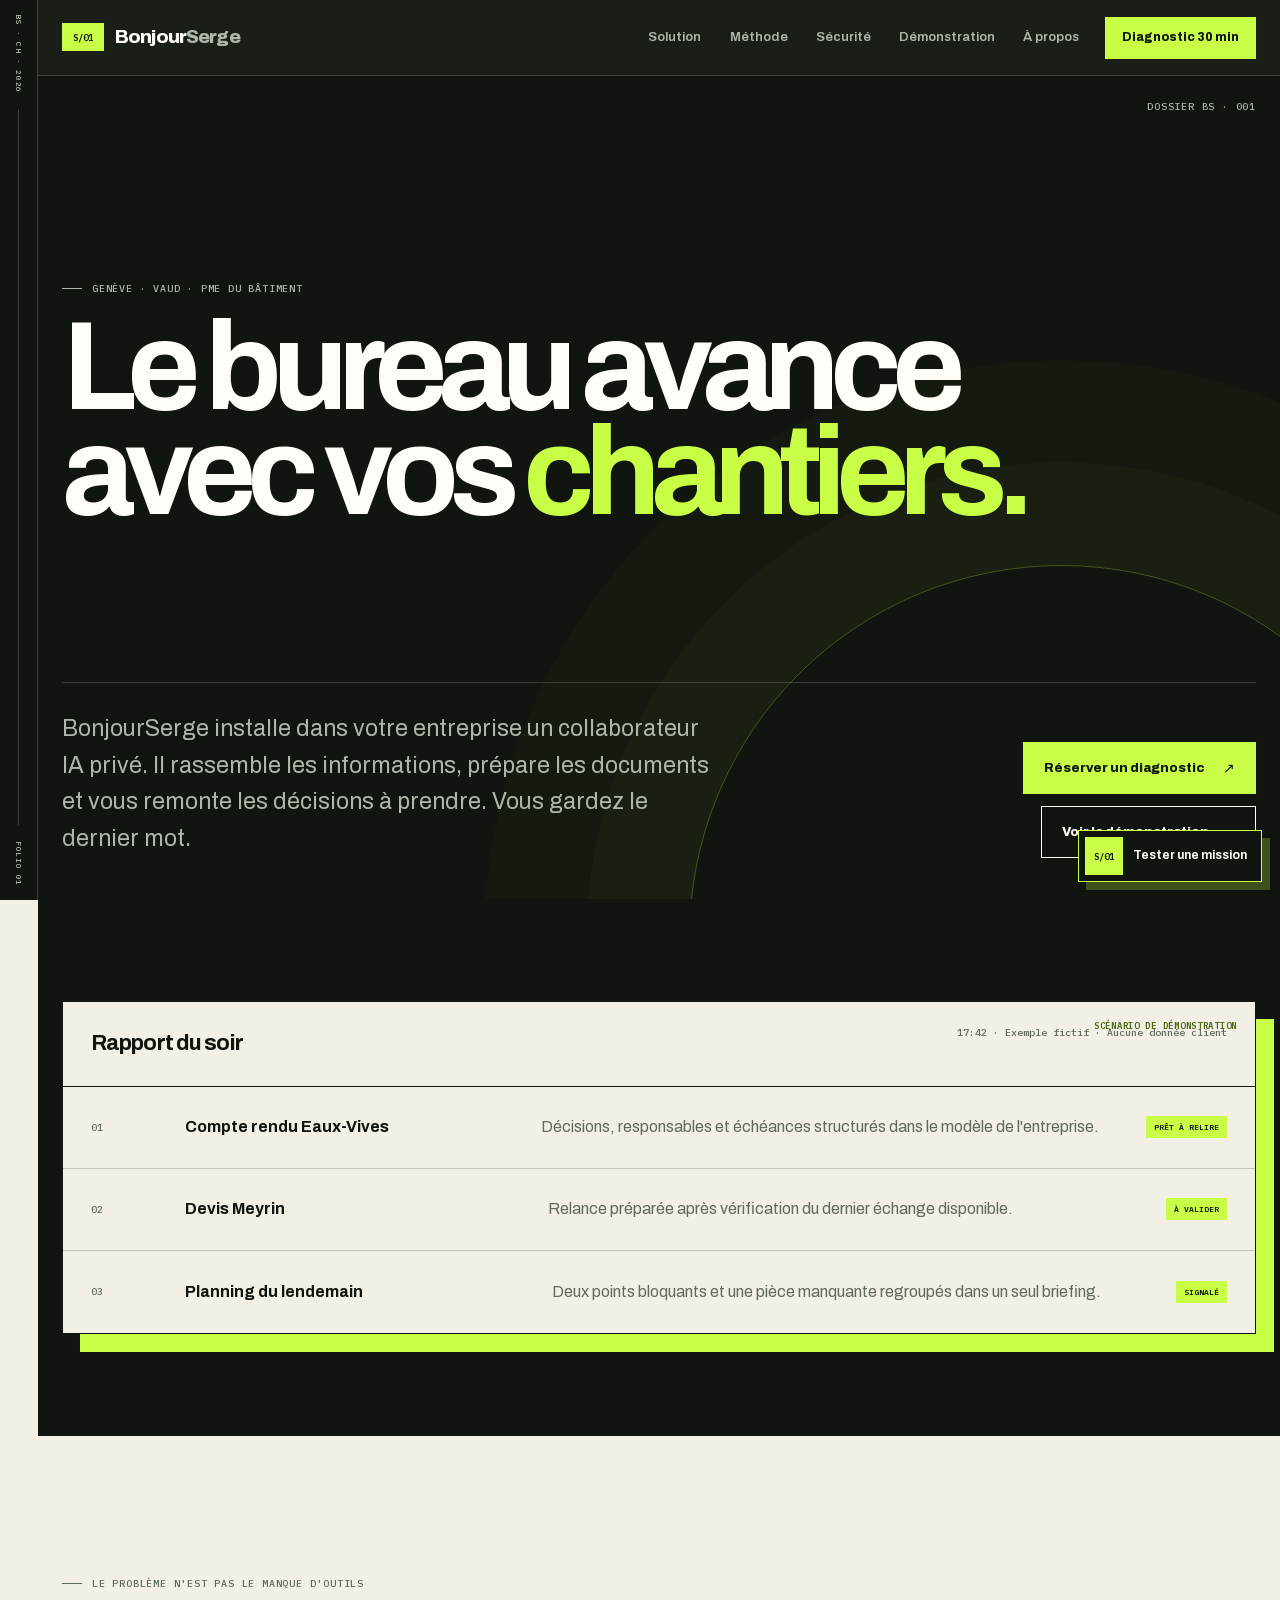
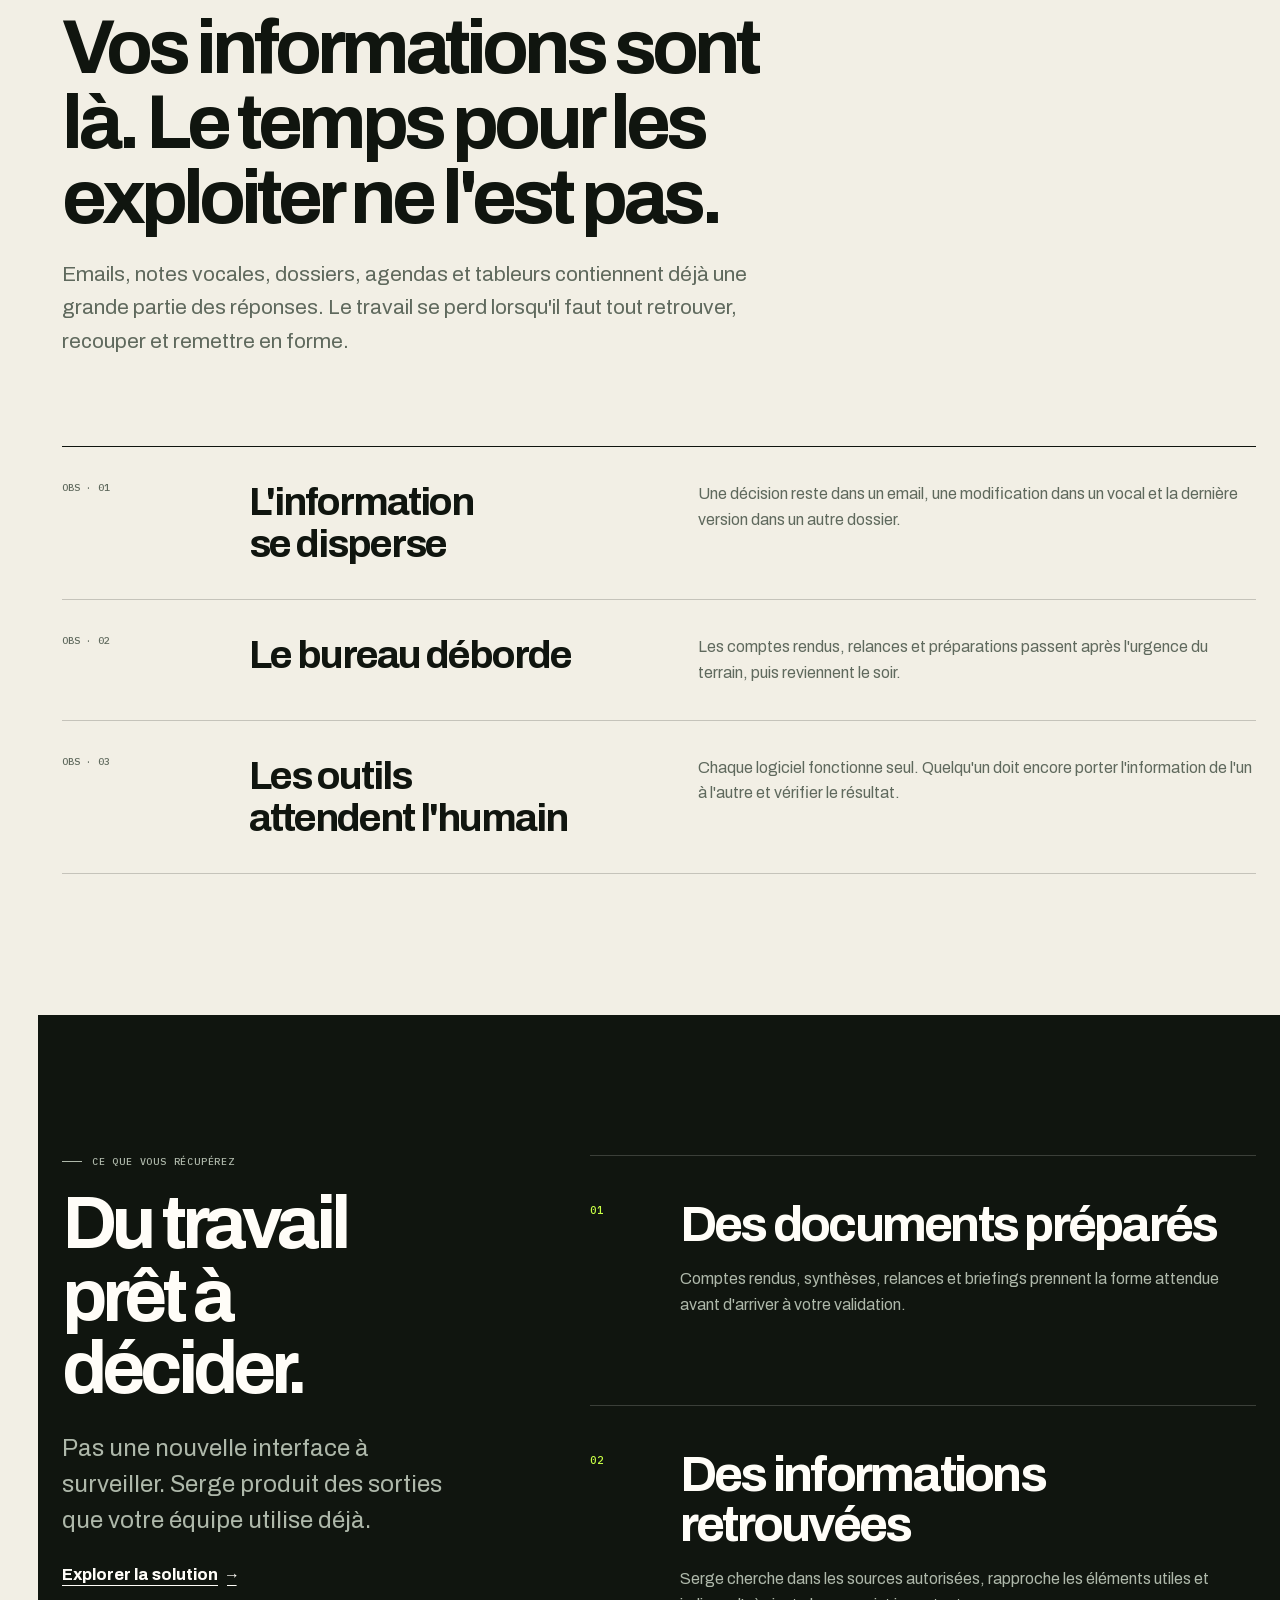
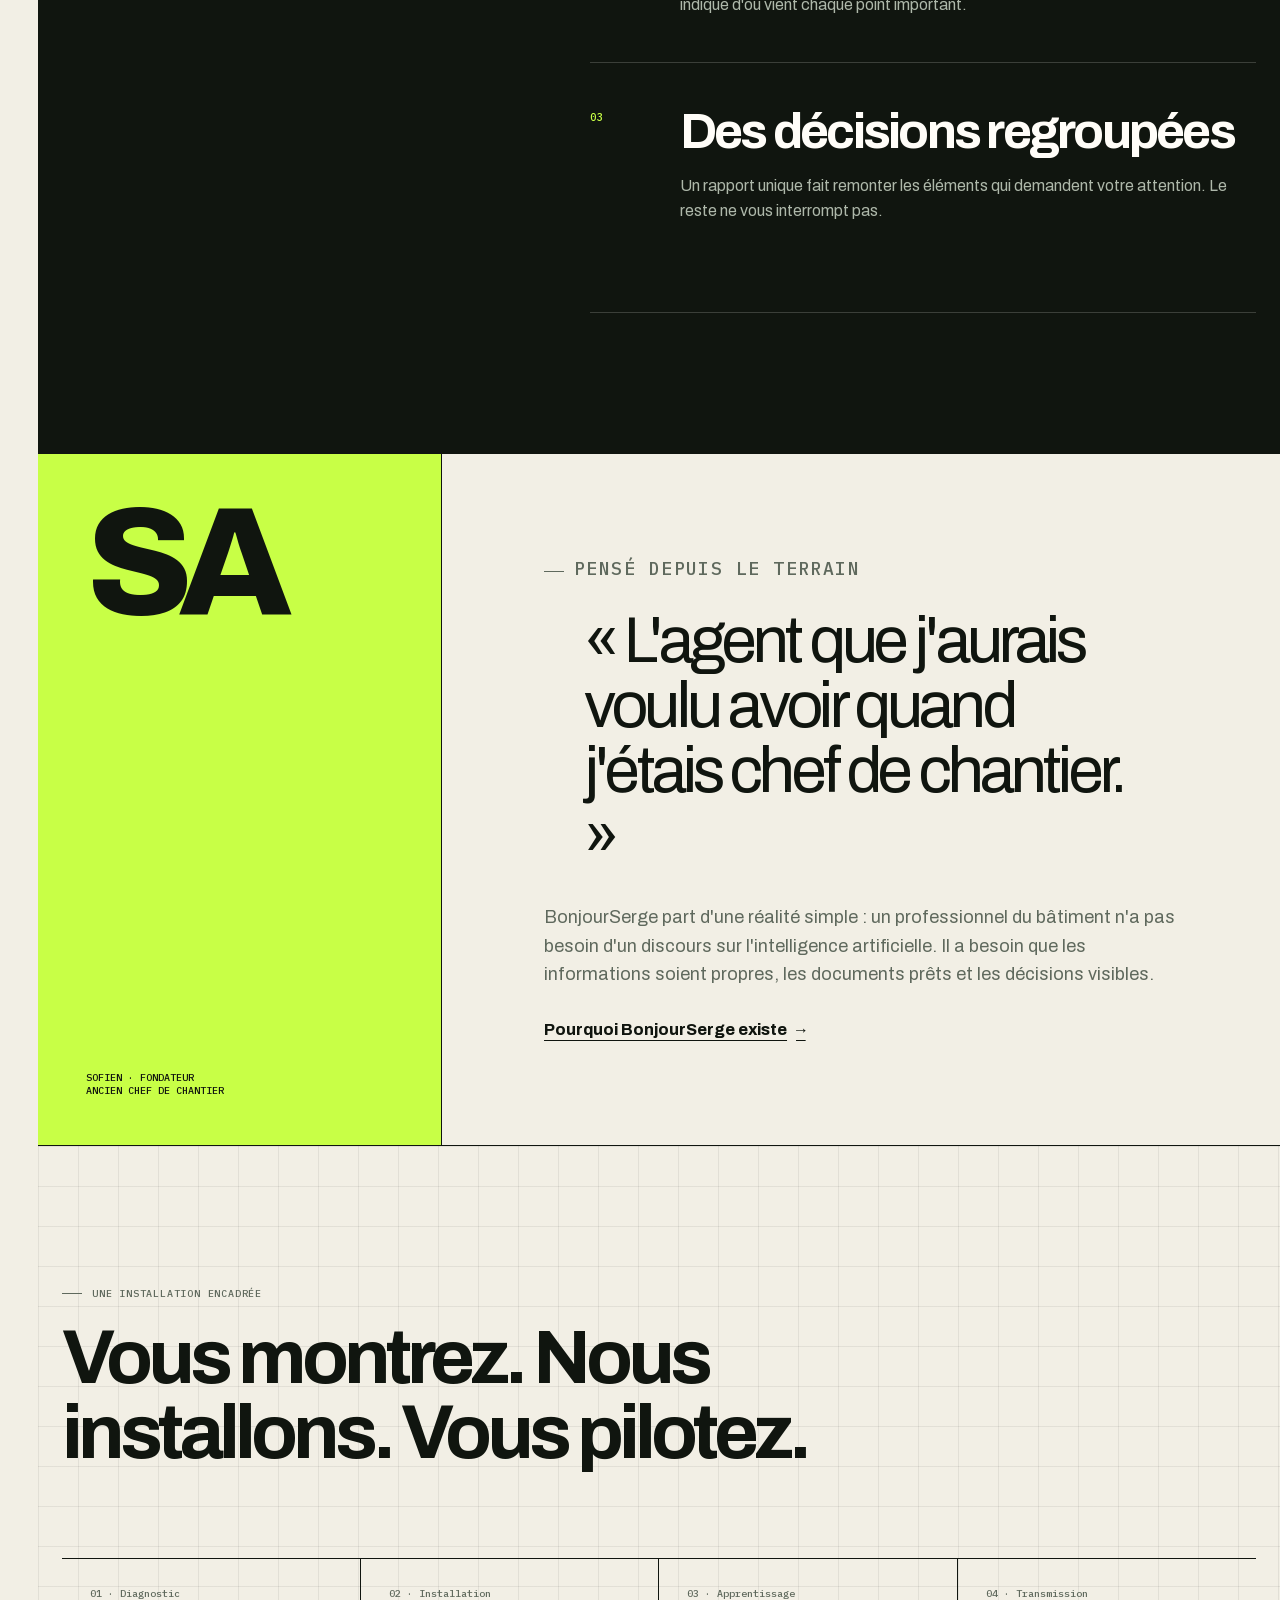
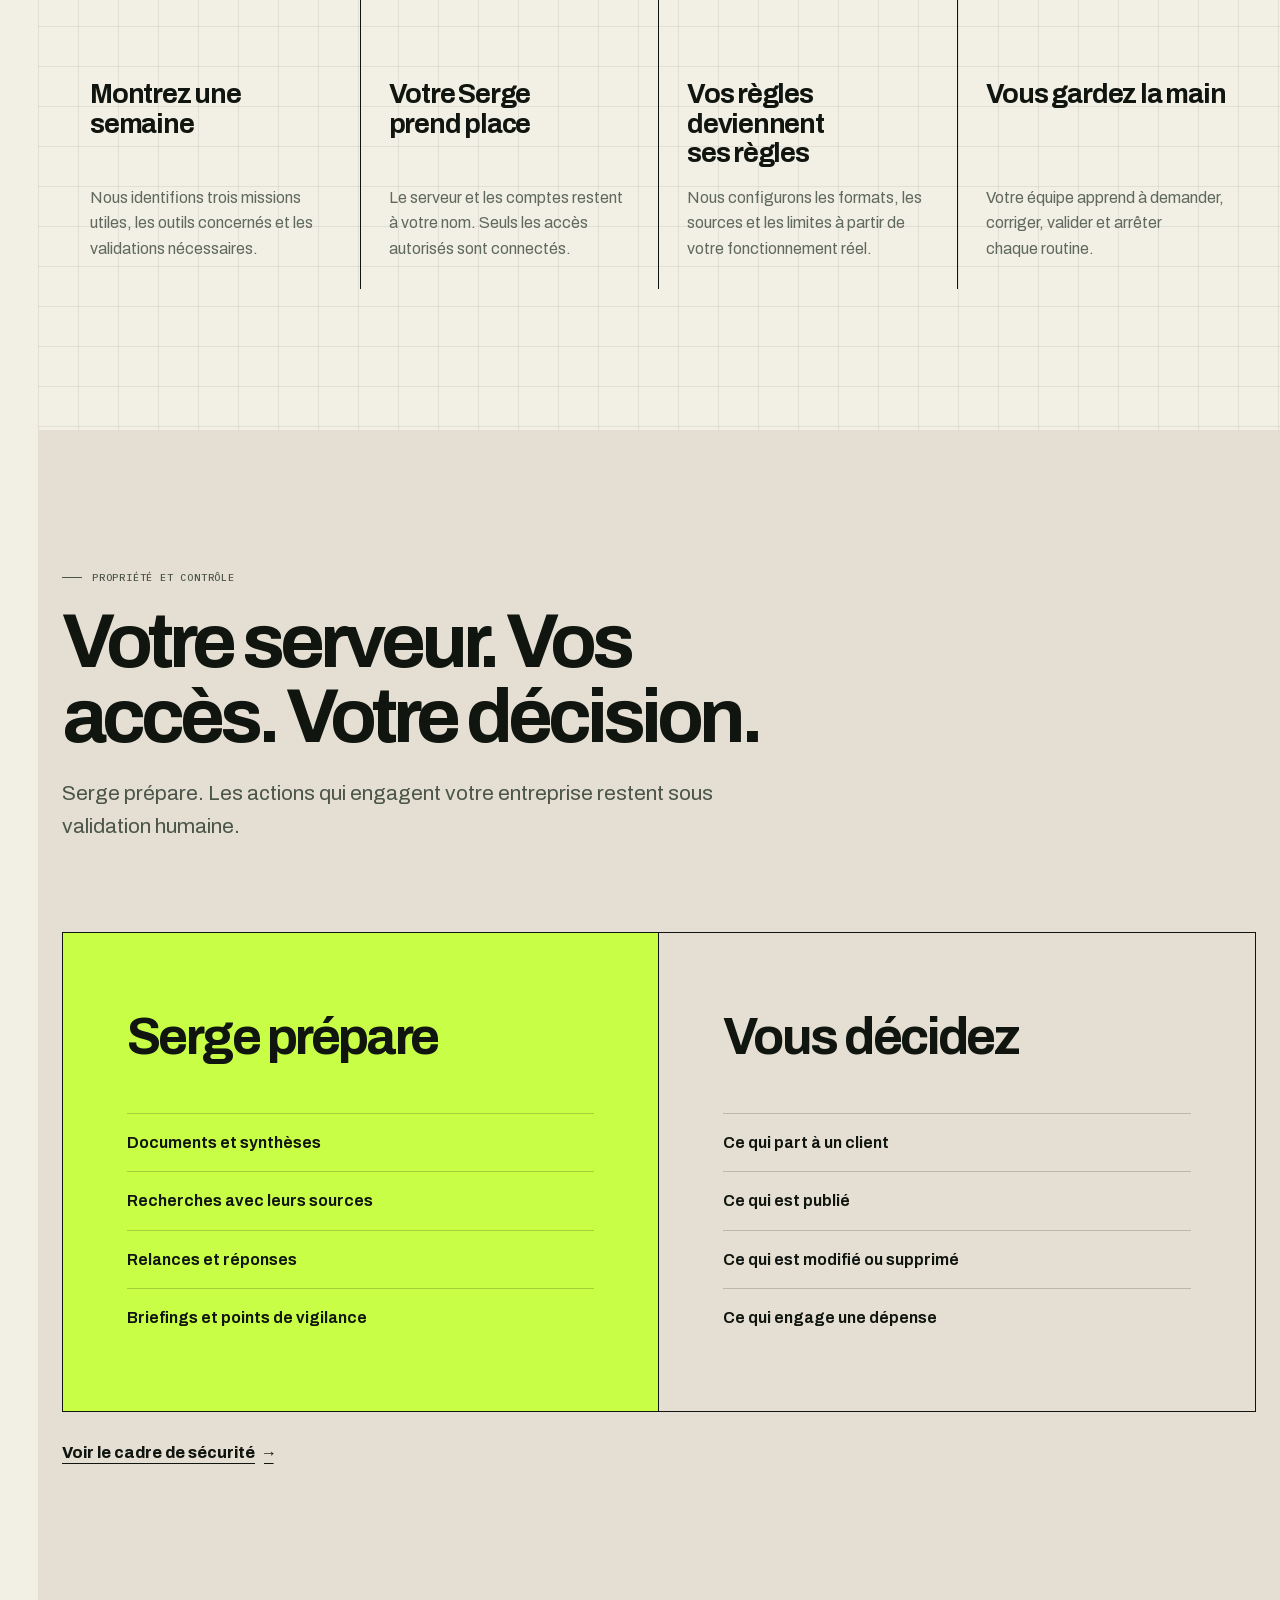
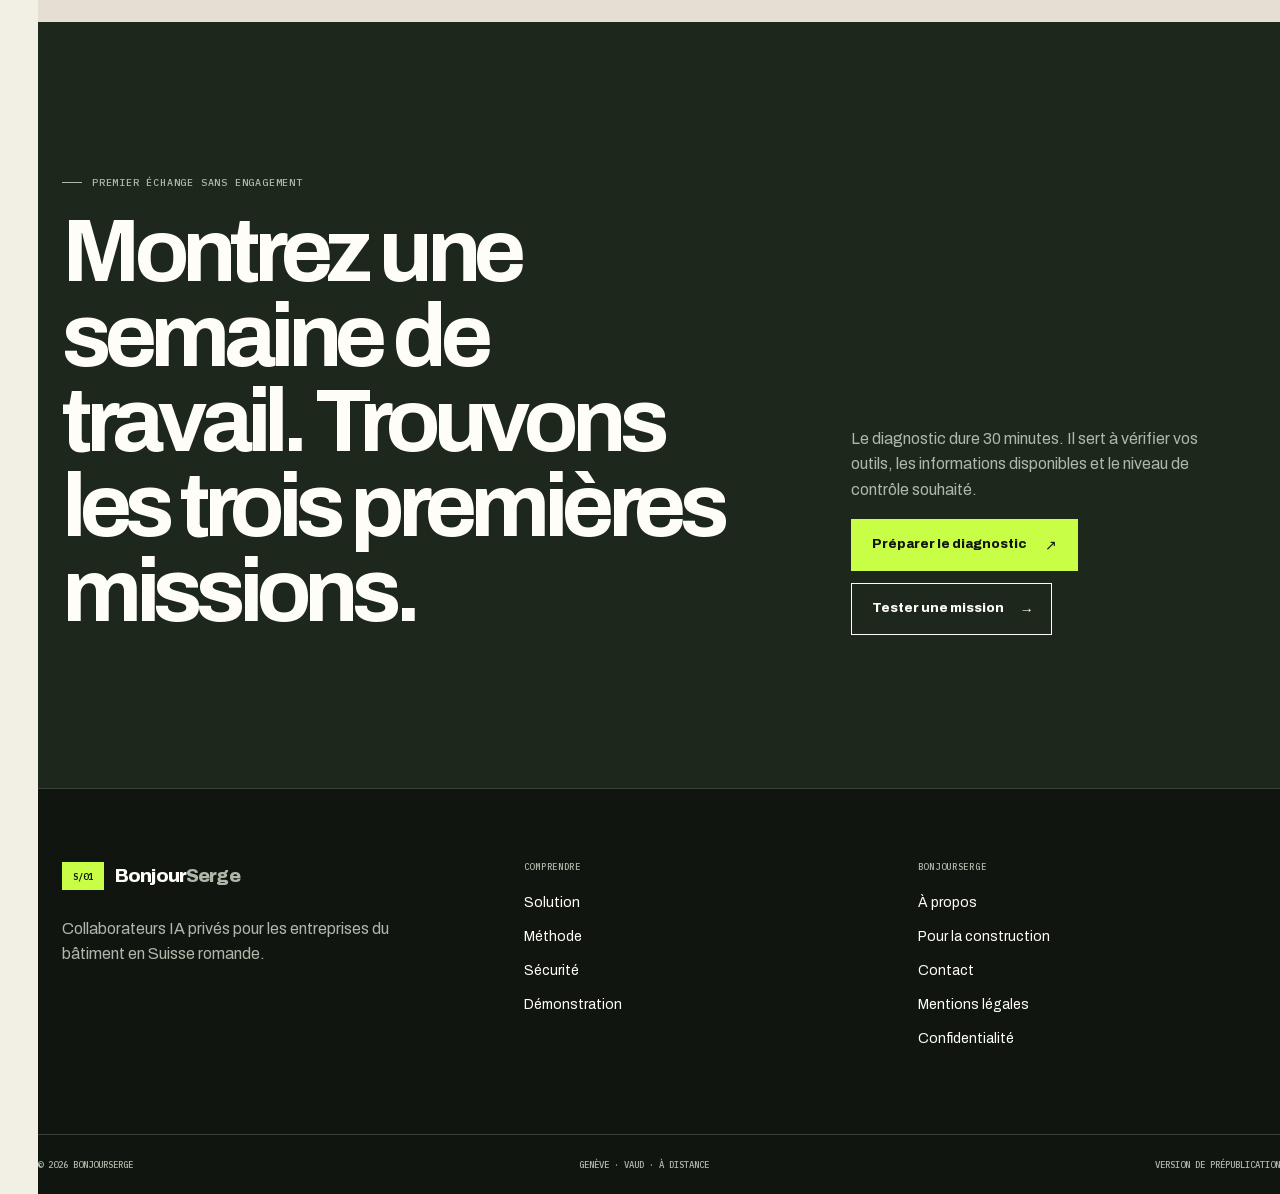
<file: index.html>
<!doctype html>
<html lang="fr-CH">
<head>
  <meta charset="utf-8">
  <meta name="viewport" content="width=device-width, initial-scale=1">
  <meta name="description" content="BonjourSerge installe dans les PME du bâtiment un collaborateur IA privé qui prépare les documents, rassemble les informations et signale les décisions.">
  <meta name="theme-color" content="#10150f">
  <meta name="robots" content="index, follow, max-image-preview:large">
  <link rel="canonical" href="https://bonjourserge.ch/">
  <meta property="og:type" content="website">
  <meta property="og:locale" content="fr_CH">
  <meta property="og:title" content="BonjourSerge | Le bureau avance avec vos chantiers">
  <meta property="og:description" content="Un collaborateur IA privé, installé pour votre entreprise et piloté par vos règles.">
  <meta property="og:url" content="https://bonjourserge.ch/">
  <meta property="og:site_name" content="BonjourSerge"><meta property="og:image" content="https://bonjourserge.ch/og-bonjourserge.png"><meta property="og:image:width" content="1200"><meta property="og:image:height" content="630"><meta property="og:image:alt" content="BonjourSerge, le bureau avance avec vos chantiers"><meta name="twitter:card" content="summary_large_image">
  <title>Collaborateur IA pour le bâtiment en Suisse | BonjourSerge</title>
  <link rel="icon" href="favicon.svg" type="image/svg+xml">
  <link rel="manifest" href="site.webmanifest">
  <link rel="preload" href="fonts/archivo-latin-400-800.woff2" as="font" type="font/woff2" crossorigin>
  <link rel="stylesheet" href="site-v2.css">
  <script type="application/ld+json">
  {
    "@context": "https://schema.org",
    "@type": "Organization",
    "name": "BonjourSerge",
    "url": "https://bonjourserge.ch/",
    "description": "Installation de collaborateurs IA privés pour les PME du bâtiment en Suisse romande.",
    "founder": {
      "@type": "Person",
      "name": "Sofien Adda Boudjellal",
      "jobTitle": "Fondateur, ancien chef de chantier"
    },
    "areaServed": [
      {"@type": "AdministrativeArea", "name": "Canton de Genève"},
      {"@type": "AdministrativeArea", "name": "Canton de Vaud"}
    ]
  }
  </script>
</head>
<body data-page="accueil">
  <a class="skip-link" href="#contenu">Aller au contenu</a>
  <aside class="site-rail" aria-hidden="true"><span class="rail-code">BS · CH · 2026</span><span class="rail-track"><span class="rail-progress"></span></span><span class="rail-page">Folio 01</span></aside>

  <header class="site-header">
    <div class="header-inner">
      <a class="brand" href="index.html"><span class="brand-mark" aria-hidden="true">S/01</span><span class="brand-name">Bonjour<span>Serge</span></span></a>
      <button class="menu-toggle" type="button" aria-expanded="false" aria-controls="site-nav" aria-label="Ouvrir le menu"><span class="menu-toggle-lines" aria-hidden="true"></span></button>
      <nav class="site-nav" id="site-nav" aria-label="Navigation principale">
        <a href="solution.html" data-nav="solution">Solution</a>
        <a href="methode.html" data-nav="methode">Méthode</a>
        <a href="securite.html" data-nav="securite">Sécurité</a>
        <a href="demonstration.html" data-nav="demonstration">Démonstration</a>
        <a href="a-propos.html" data-nav="a-propos">À propos</a>
      </nav>
      <a class="header-cta" href="contact.html">Diagnostic 30 min</a>
    </div>
  </header>

  <main id="contenu">
    <section class="home-hero">
      <div class="hero-shell">
        <div class="hero-top">
          <p class="eyebrow">Genève · Vaud · PME du bâtiment</p>
          <h1 class="hero-title">Le bureau avance avec vos <span class="signal-word">chantiers.</span></h1>
        </div>
        <div class="hero-bottom">
          <p>BonjourSerge installe dans votre entreprise un collaborateur IA privé. Il rassemble les informations, prépare les documents et vous remonte les décisions à prendre. Vous gardez le dernier mot.</p>
          <div class="actions">
            <a class="button button-signal" href="contact.html">Réserver un diagnostic</a>
            <a class="button button-ghost button-internal" href="demonstration.html">Voir la démonstration</a>
          </div>
        </div>
        <span class="hero-note meta-line">Dossier BS · 001</span>
      </div>
    </section>

    <section class="proof-wrap section-compact" aria-labelledby="preuve-title">
      <div class="container">
        <div class="proof-sheet reveal">
          <div class="proof-head"><strong id="preuve-title">Rapport du soir</strong><span>17:42 · Exemple fictif · Aucune donnée client</span></div>
          <div class="proof-row"><span>01</span><strong>Compte rendu Eaux-Vives</strong><p>Décisions, responsables et échéances structurés dans le modèle de l'entreprise.</p><span class="proof-status">Prêt à relire</span></div>
          <div class="proof-row"><span>02</span><strong>Devis Meyrin</strong><p>Relance préparée après vérification du dernier échange disponible.</p><span class="proof-status">À valider</span></div>
          <div class="proof-row"><span>03</span><strong>Planning du lendemain</strong><p>Deux points bloquants et une pièce manquante regroupés dans un seul briefing.</p><span class="proof-status">Signalé</span></div>
        </div>
      </div>
    </section>

    <section class="section" aria-labelledby="probleme-title">
      <div class="container">
        <div class="section-heading reveal">
          <p class="eyebrow">Le problème n'est pas le manque d'outils</p>
          <h2 id="probleme-title">Vos informations sont là. Le temps pour les exploiter ne l'est pas.</h2>
          <p>Emails, notes vocales, dossiers, agendas et tableurs contiennent déjà une grande partie des réponses. Le travail se perd lorsqu'il faut tout retrouver, recouper et remettre en forme.</p>
        </div>
        <div class="problem-ledger">
          <article class="ledger-row reveal"><span>OBS · 01</span><h3>L'information se disperse</h3><p>Une décision reste dans un email, une modification dans un vocal et la dernière version dans un autre dossier.</p></article>
          <article class="ledger-row reveal"><span>OBS · 02</span><h3>Le bureau déborde</h3><p>Les comptes rendus, relances et préparations passent après l'urgence du terrain, puis reviennent le soir.</p></article>
          <article class="ledger-row reveal"><span>OBS · 03</span><h3>Les outils attendent l'humain</h3><p>Chaque logiciel fonctionne seul. Quelqu'un doit encore porter l'information de l'un à l'autre et vérifier le résultat.</p></article>
        </div>
      </div>
    </section>

    <section class="section dark" aria-labelledby="resultat-title">
      <div class="container outcome-layout">
        <div class="outcome-sticky reveal">
          <p class="eyebrow">Ce que vous récupérez</p>
          <h2 id="resultat-title">Du travail prêt à décider.</h2>
          <p class="lead">Pas une nouvelle interface à surveiller. Serge produit des sorties que votre équipe utilise déjà.</p>
          <a class="text-link" href="solution.html">Explorer la solution</a>
        </div>
        <div class="outcome-list">
          <article class="outcome-item reveal"><span>01</span><h3>Des documents préparés</h3><p>Comptes rendus, synthèses, relances et briefings prennent la forme attendue avant d'arriver à votre validation.</p></article>
          <article class="outcome-item reveal"><span>02</span><h3>Des informations retrouvées</h3><p>Serge cherche dans les sources autorisées, rapproche les éléments utiles et indique d'où vient chaque point important.</p></article>
          <article class="outcome-item reveal"><span>03</span><h3>Des décisions regroupées</h3><p>Un rapport unique fait remonter les éléments qui demandent votre attention. Le reste ne vous interrompt pas.</p></article>
        </div>
      </div>
    </section>

    <section class="founder-band" aria-labelledby="terrain-title">
      <div class="founder-grid">
        <div class="founder-id"><span class="founder-monogram" aria-hidden="true">SA</span><p>Sofien · Fondateur<br>Ancien chef de chantier</p></div>
        <div class="founder-copy reveal">
          <p class="eyebrow">Pensé depuis le terrain</p>
          <blockquote id="terrain-title">« L'agent que j'aurais voulu avoir quand j'étais chef de chantier. »</blockquote>
          <p>BonjourSerge part d'une réalité simple : un professionnel du bâtiment n'a pas besoin d'un discours sur l'intelligence artificielle. Il a besoin que les informations soient propres, les documents prêts et les décisions visibles.</p>
          <a class="text-link" href="a-propos.html">Pourquoi BonjourSerge existe</a>
        </div>
      </div>
    </section>

    <section class="section blueprint" aria-labelledby="plan-title">
      <div class="container">
        <div class="section-heading reveal"><p class="eyebrow">Une installation encadrée</p><h2 id="plan-title">Vous montrez. Nous installons. Vous pilotez.</h2></div>
        <div class="process-line">
          <article class="process-step reveal"><span>01 · Diagnostic</span><h3>Montrez une semaine</h3><p>Nous identifions trois missions utiles, les outils concernés et les validations nécessaires.</p></article>
          <article class="process-step reveal"><span>02 · Installation</span><h3>Votre Serge prend place</h3><p>Le serveur et les comptes restent à votre nom. Seuls les accès autorisés sont connectés.</p></article>
          <article class="process-step reveal"><span>03 · Apprentissage</span><h3>Vos règles deviennent ses règles</h3><p>Nous configurons les formats, les sources et les limites à partir de votre fonctionnement réel.</p></article>
          <article class="process-step reveal"><span>04 · Transmission</span><h3>Vous gardez la main</h3><p>Votre équipe apprend à demander, corriger, valider et arrêter chaque routine.</p></article>
        </div>
      </div>
    </section>

    <section class="section paper-deep" aria-labelledby="controle-title">
      <div class="container">
        <div class="section-heading reveal"><p class="eyebrow">Propriété et contrôle</p><h2 id="controle-title">Votre serveur. Vos accès. Votre décision.</h2><p>Serge prépare. Les actions qui engagent votre entreprise restent sous validation humaine.</p></div>
        <div class="boundary-matrix reveal">
          <div class="boundary-column"><h2>Serge prépare</h2><ul><li>Documents et synthèses</li><li>Recherches avec leurs sources</li><li>Relances et réponses</li><li>Briefings et points de vigilance</li></ul></div>
          <div class="boundary-column"><h2>Vous décidez</h2><ul><li>Ce qui part à un client</li><li>Ce qui est publié</li><li>Ce qui est modifié ou supprimé</li><li>Ce qui engage une dépense</li></ul></div>
        </div>
        <p class="section-link"><a class="text-link" href="securite.html">Voir le cadre de sécurité</a></p>
      </div>
    </section>

    <section class="final-cta" aria-labelledby="cta-title">
      <div class="container final-cta-grid">
        <div><p class="eyebrow">Premier échange sans engagement</p><h2 id="cta-title">Montrez une semaine de travail. Trouvons les trois premières missions.</h2></div>
        <div class="final-cta-side"><p>Le diagnostic dure 30 minutes. Il sert à vérifier vos outils, les informations disponibles et le niveau de contrôle souhaité.</p><div class="actions"><a class="button button-signal" href="contact.html">Préparer le diagnostic</a><button class="button button-ghost button-internal" type="button" data-open-diagnostic>Tester une mission</button></div></div>
      </div>
    </section>
  </main>

  <footer class="site-footer">
    <div class="container footer-main">
      <div class="footer-intro"><a class="brand" href="index.html"><span class="brand-mark" aria-hidden="true">S/01</span><span class="brand-name">Bonjour<span>Serge</span></span></a><p>Collaborateurs IA privés pour les entreprises du bâtiment en Suisse romande.</p></div>
      <div class="footer-column"><h2>Comprendre</h2><a href="solution.html">Solution</a><a href="methode.html">Méthode</a><a href="securite.html">Sécurité</a><a href="demonstration.html">Démonstration</a></div>
      <div class="footer-column"><h2>BonjourSerge</h2><a href="a-propos.html">À propos</a><a href="construction.html">Pour la construction</a><a href="contact.html">Contact</a><a href="mentions-legales.html">Mentions légales</a><a href="confidentialite.html">Confidentialité</a></div>
    </div>
    <div class="container footer-bottom"><span>© <span data-year></span> BonjourSerge</span><span>Genève · Vaud · À distance</span><span>Version de prépublication</span></div>
  </footer>

  <script src="site-v2.js" defer></script>
</body>
</html>
</file>
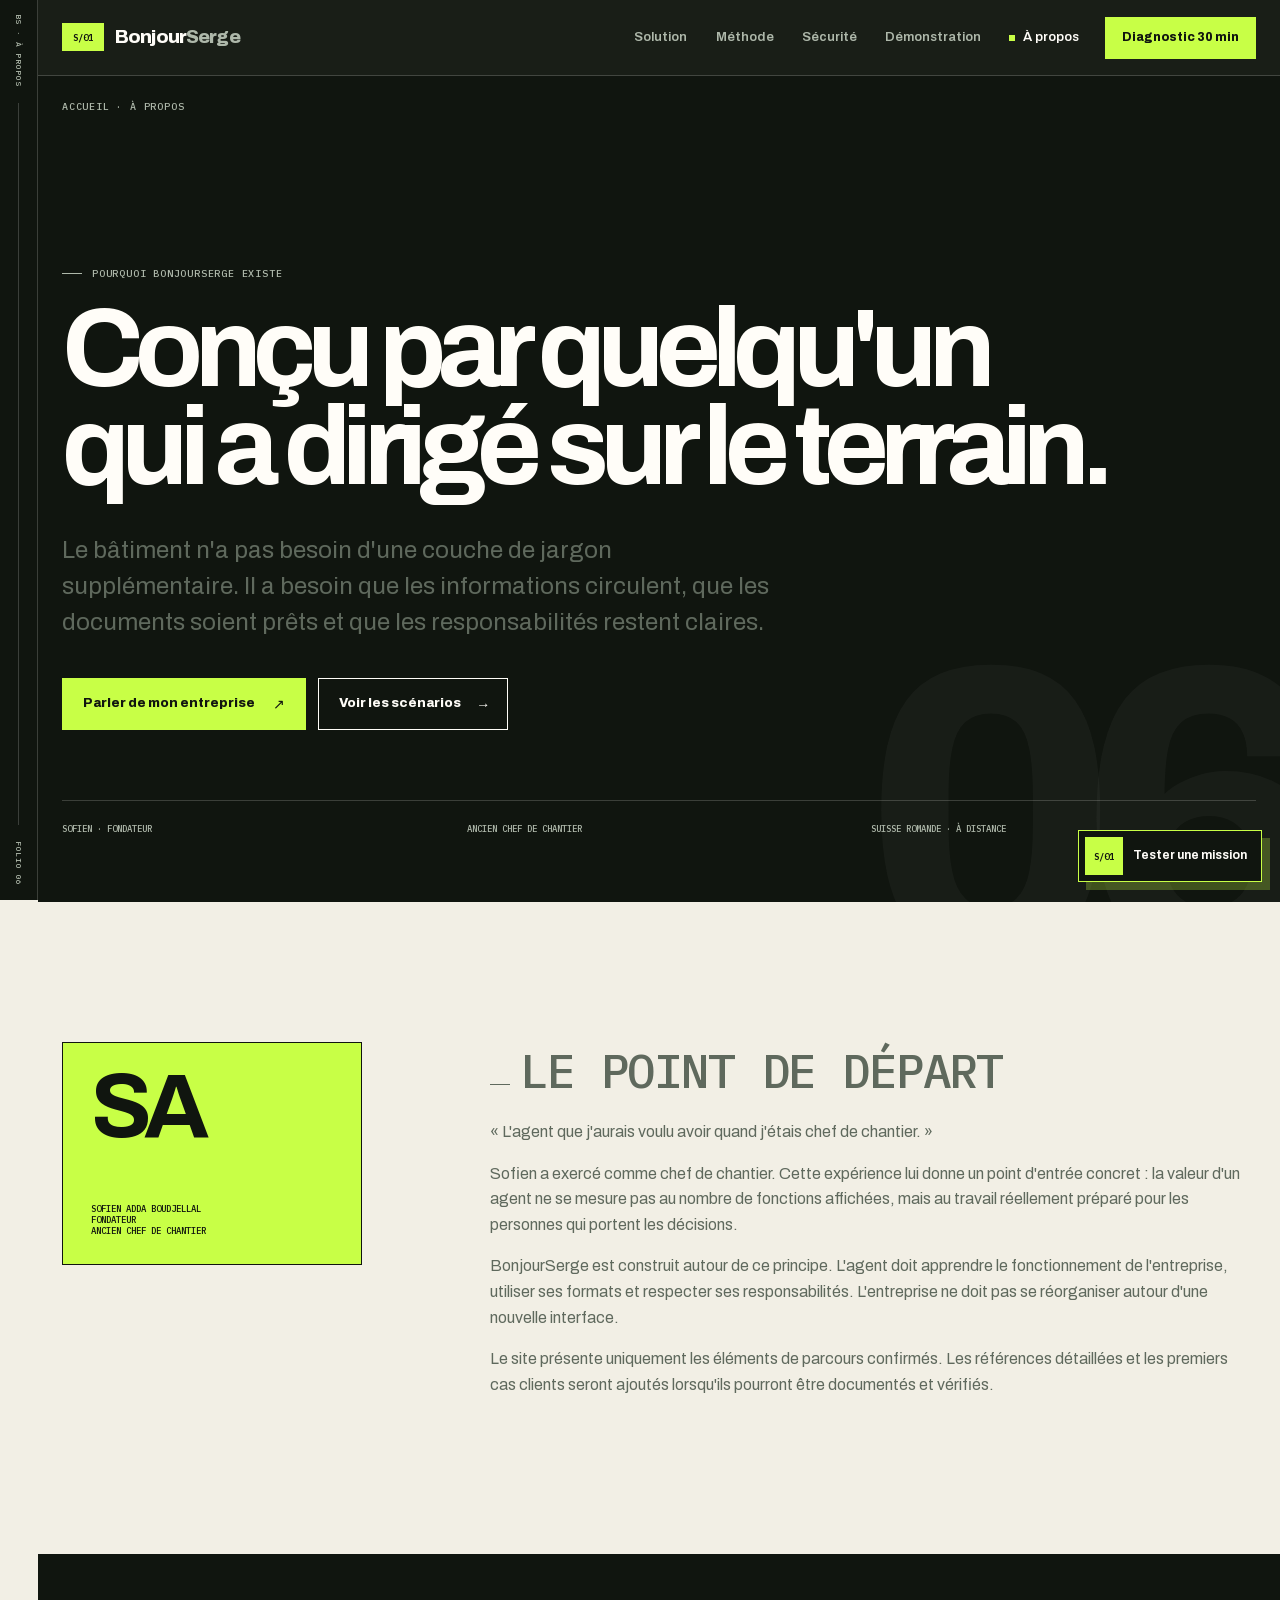
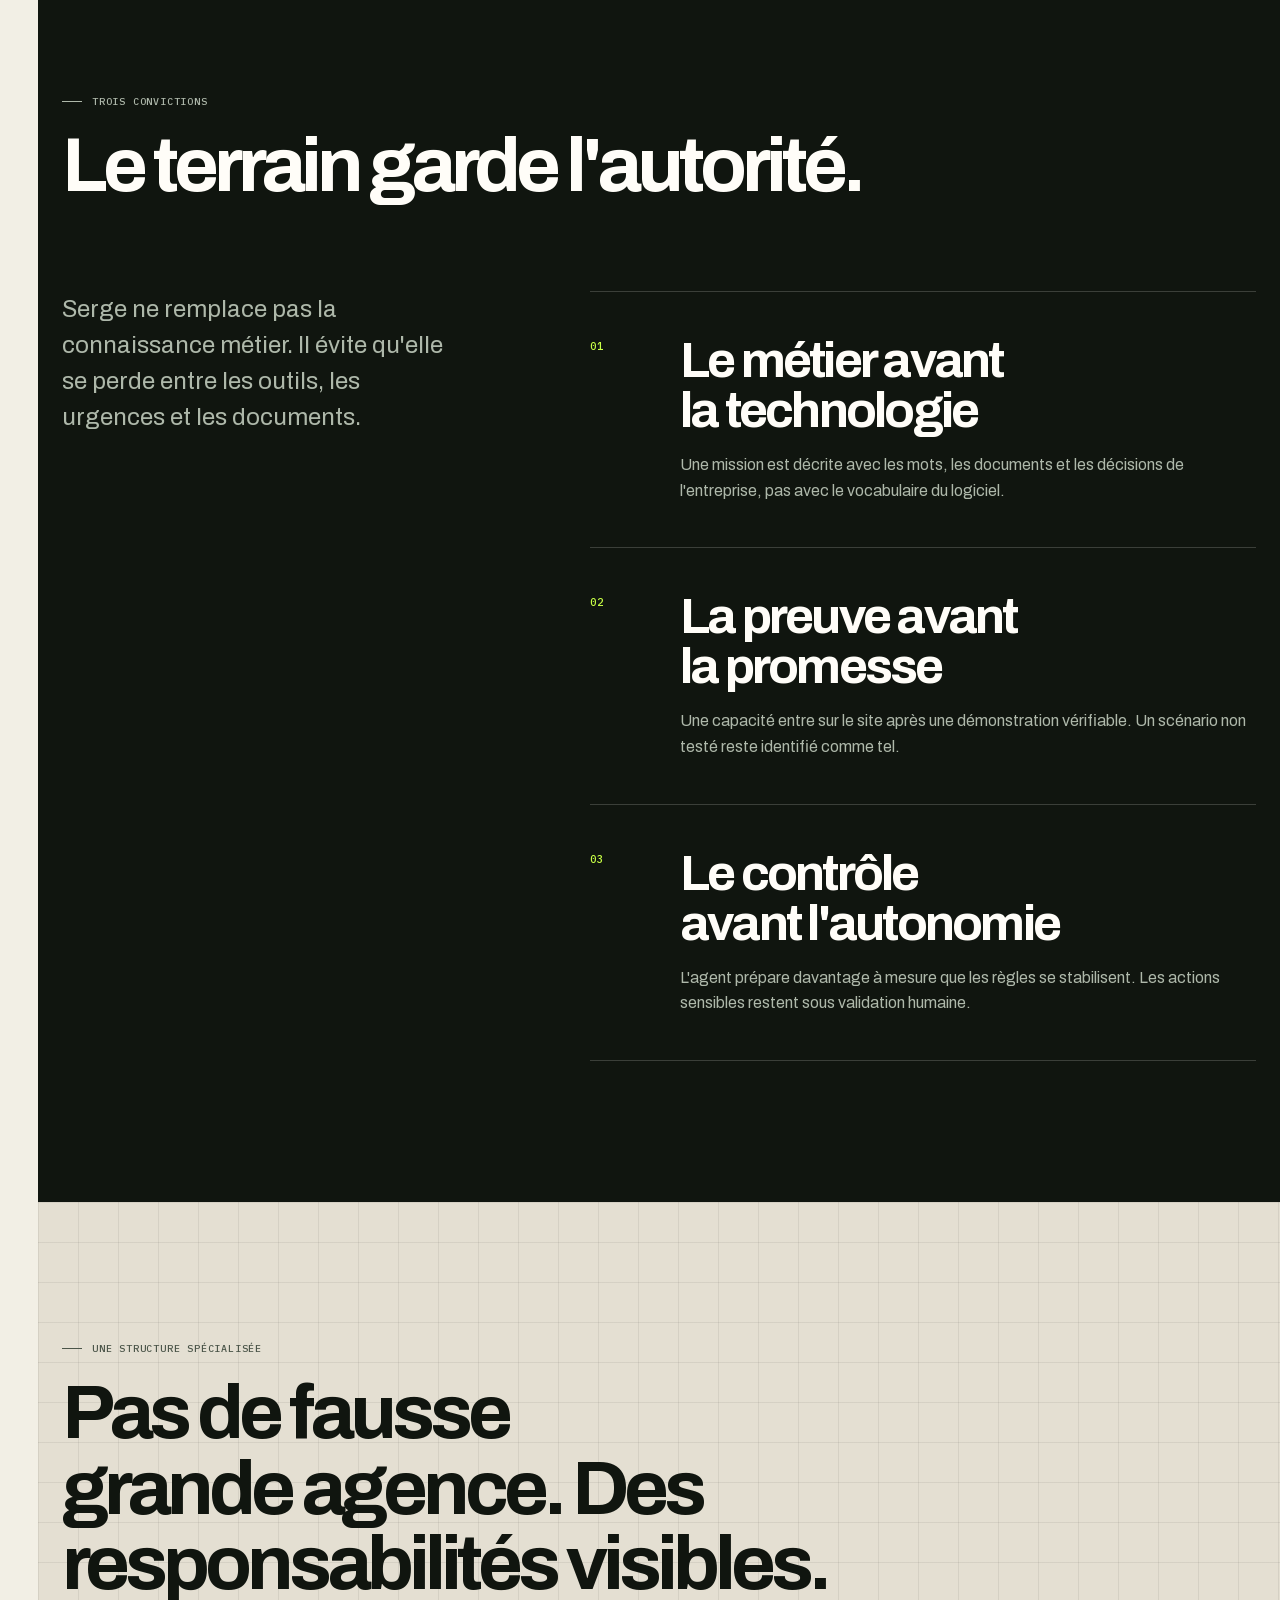
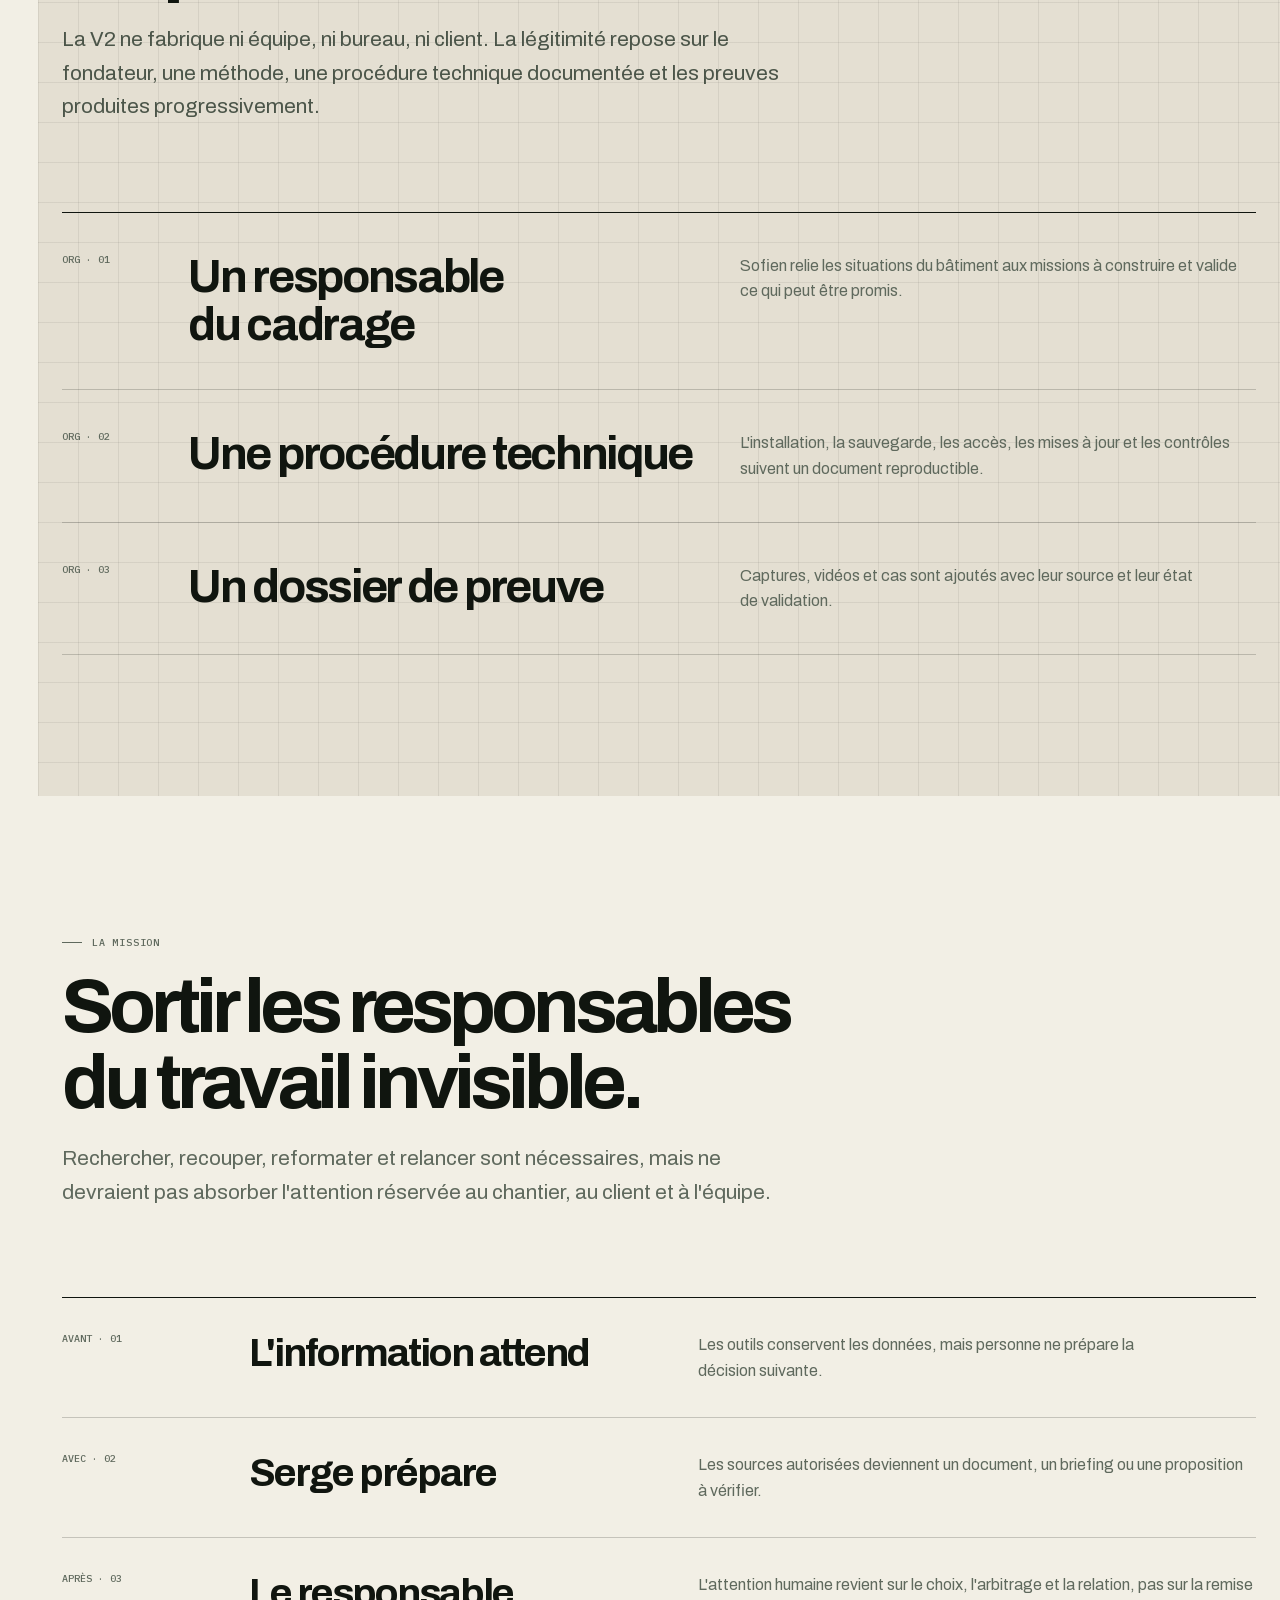
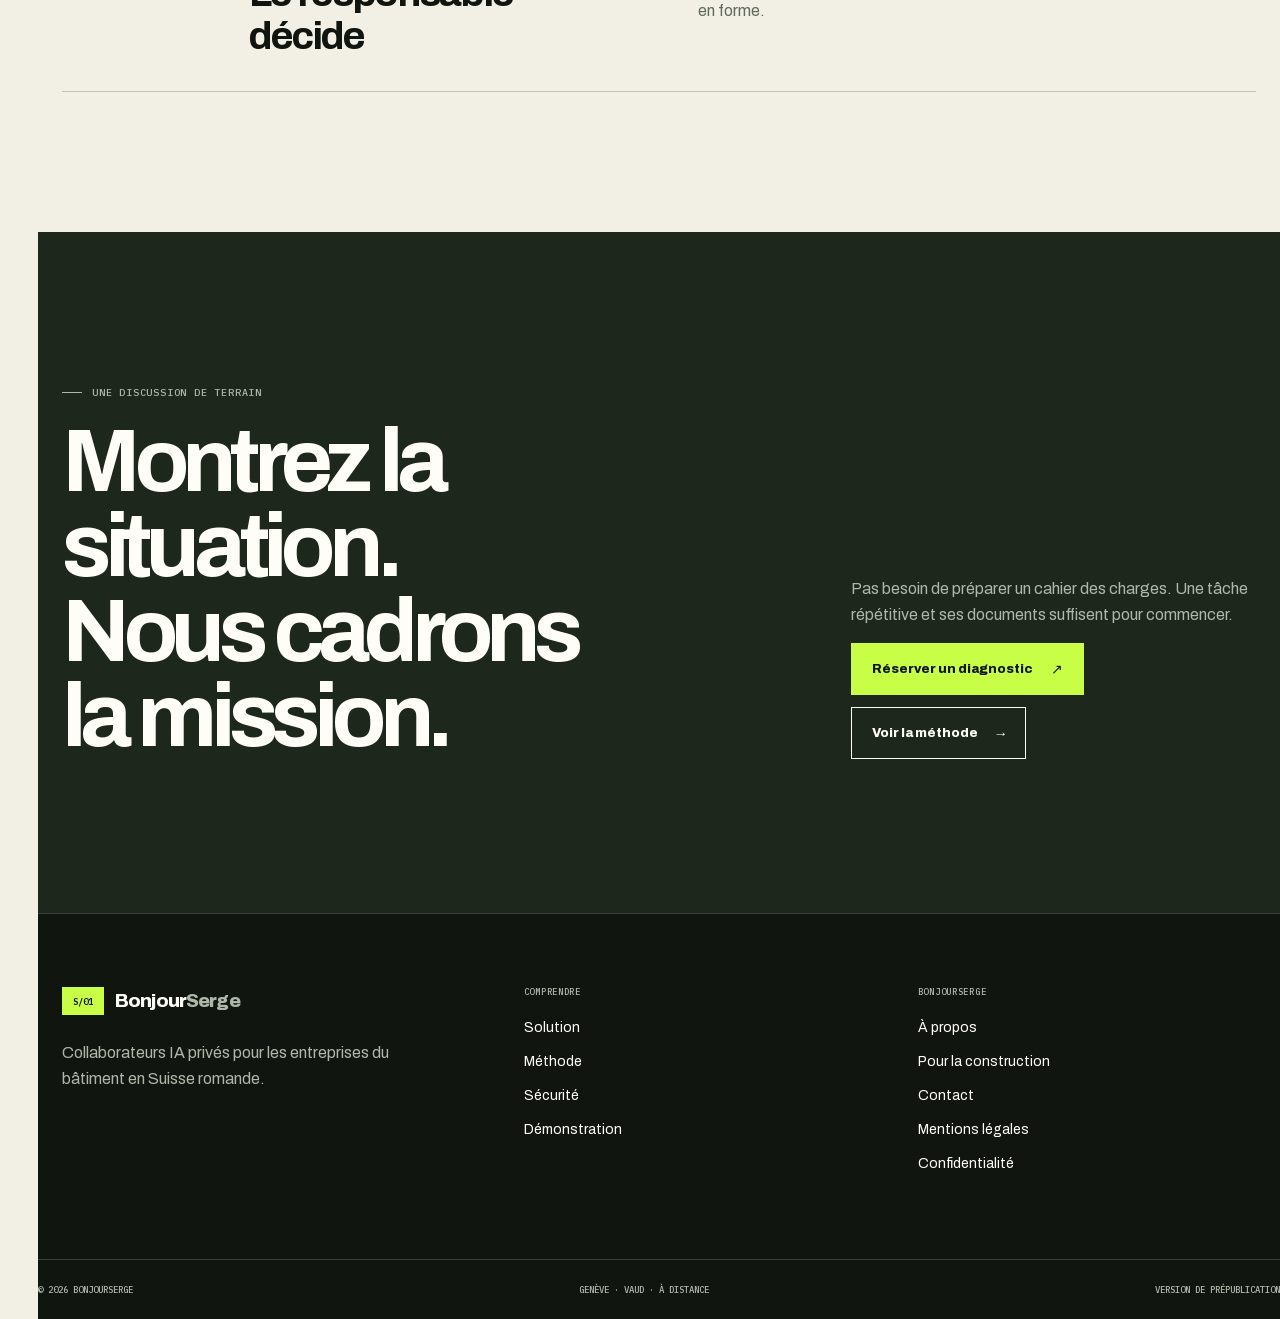
<file: a-propos.html>
<!doctype html>
<html lang="fr-CH">
<head>
  <meta charset="utf-8"><meta name="viewport" content="width=device-width, initial-scale=1">
  <meta name="description" content="BonjourSerge est conçu par Sofien, ancien chef de chantier, pour transformer les réalités du bâtiment en missions IA utiles et contrôlées.">
  <meta name="theme-color" content="#10150f"><meta name="robots" content="index, follow, max-image-preview:large"><link rel="canonical" href="https://bonjourserge.ch/a-propos.html">
  <meta property="og:type" content="website"><meta property="og:locale" content="fr_CH"><meta property="og:title" content="À propos de BonjourSerge"><meta property="og:description" content="Une solution IA conçue depuis le terrain, sans prétendre remplacer le terrain."><meta property="og:url" content="https://bonjourserge.ch/a-propos.html">
  <meta property="og:site_name" content="BonjourSerge"><meta property="og:image" content="https://bonjourserge.ch/og-bonjourserge.png"><meta property="og:image:width" content="1200"><meta property="og:image:height" content="630"><meta property="og:image:alt" content="BonjourSerge, le bureau avance avec vos chantiers"><meta name="twitter:card" content="summary_large_image">
  <title>À propos de BonjourSerge | Conçu depuis le terrain</title>
  <link rel="icon" href="favicon.svg" type="image/svg+xml"><link rel="manifest" href="site.webmanifest"><link rel="preload" href="fonts/archivo-latin-400-800.woff2" as="font" type="font/woff2" crossorigin>
  <link rel="stylesheet" href="site-v2.css">
  <script type="application/ld+json">{"@context":"https://schema.org","@type":"AboutPage","name":"À propos de BonjourSerge","url":"https://bonjourserge.ch/a-propos.html","mainEntity":{"@type":"Organization","name":"BonjourSerge","founder":{"@type":"Person","name":"Sofien Adda Boudjellal","jobTitle":"Fondateur, ancien chef de chantier"}}}</script>
</head>
<body data-page="a-propos">
  <a class="skip-link" href="#contenu">Aller au contenu</a><aside class="site-rail" aria-hidden="true"><span class="rail-code">BS · À PROPOS</span><span class="rail-track"><span class="rail-progress"></span></span><span class="rail-page">Folio 06</span></aside>
  <header class="site-header"><div class="header-inner"><a class="brand" href="index.html"><span class="brand-mark" aria-hidden="true">S/01</span><span class="brand-name">Bonjour<span>Serge</span></span></a><button class="menu-toggle" type="button" aria-expanded="false" aria-controls="site-nav" aria-label="Ouvrir le menu"><span class="menu-toggle-lines" aria-hidden="true"></span></button><nav class="site-nav" id="site-nav" aria-label="Navigation principale"><a href="solution.html" data-nav="solution">Solution</a><a href="methode.html" data-nav="methode">Méthode</a><a href="securite.html" data-nav="securite">Sécurité</a><a href="demonstration.html" data-nav="demonstration">Démonstration</a><a href="a-propos.html" data-nav="a-propos">À propos</a></nav><a class="header-cta" href="contact.html">Diagnostic 30 min</a></div></header>
  <main id="contenu">
    <div class="dark"><div class="container breadcrumb"><a href="index.html">Accueil</a> · À propos</div></div>
    <section class="page-hero" data-folio="06"><div class="container"><p class="eyebrow">Pourquoi BonjourSerge existe</p><h1>Conçu par quelqu'un qui a dirigé sur le terrain.</h1><p class="lead">Le bâtiment n'a pas besoin d'une couche de jargon supplémentaire. Il a besoin que les informations circulent, que les documents soient prêts et que les responsabilités restent claires.</p><div class="actions"><a class="button button-signal" href="contact.html">Parler de mon entreprise</a><a class="button button-ghost button-internal" href="demonstration.html">Voir les scénarios</a></div><div class="page-meta"><span>Sofien · Fondateur</span><span>Ancien chef de chantier</span><span>Suisse romande · À distance</span></div></div></section>

    <section class="section" aria-labelledby="histoire-title"><div class="container founder-page"><aside class="founder-stamp reveal"><strong aria-hidden="true">SA</strong><span>Sofien Adda Boudjellal</span><span>Fondateur</span><span>Ancien chef de chantier</span></aside><div class="founder-story reveal"><p class="eyebrow">Le point de départ</p><h2 id="histoire-title" class="sr-only">Le point de départ de BonjourSerge</h2><p>« L'agent que j'aurais voulu avoir quand j'étais chef de chantier. »</p><p>Sofien a exercé comme chef de chantier. Cette expérience lui donne un point d'entrée concret : la valeur d'un agent ne se mesure pas au nombre de fonctions affichées, mais au travail réellement préparé pour les personnes qui portent les décisions.</p><p>BonjourSerge est construit autour de ce principe. L'agent doit apprendre le fonctionnement de l'entreprise, utiliser ses formats et respecter ses responsabilités. L'entreprise ne doit pas se réorganiser autour d'une nouvelle interface.</p><p>Le site présente uniquement les éléments de parcours confirmés. Les références détaillées et les premiers cas clients seront ajoutés lorsqu'ils pourront être documentés et vérifiés.</p></div></div></section>

    <section class="section dark" aria-labelledby="principes-title"><div class="container"><div class="section-heading reveal"><p class="eyebrow">Trois convictions</p><h2 id="principes-title">Le terrain garde l'autorité.</h2></div><div class="outcome-layout"><div class="outcome-sticky reveal"><p class="lead">Serge ne remplace pas la connaissance métier. Il évite qu'elle se perde entre les outils, les urgences et les documents.</p></div><div class="outcome-list"><article class="outcome-item reveal"><span>01</span><h3>Le métier avant la technologie</h3><p>Une mission est décrite avec les mots, les documents et les décisions de l'entreprise, pas avec le vocabulaire du logiciel.</p></article><article class="outcome-item reveal"><span>02</span><h3>La preuve avant la promesse</h3><p>Une capacité entre sur le site après une démonstration vérifiable. Un scénario non testé reste identifié comme tel.</p></article><article class="outcome-item reveal"><span>03</span><h3>Le contrôle avant l'autonomie</h3><p>L'agent prépare davantage à mesure que les règles se stabilisent. Les actions sensibles restent sous validation humaine.</p></article></div></div></div></section>

    <section class="section paper-deep blueprint" aria-labelledby="structure-title"><div class="container"><div class="section-heading reveal"><p class="eyebrow">Une structure spécialisée</p><h2 id="structure-title">Pas de fausse grande agence. Des responsabilités visibles.</h2><p>La V2 ne fabrique ni équipe, ni bureau, ni client. La légitimité repose sur le fondateur, une méthode, une procédure technique documentée et les preuves produites progressivement.</p></div><div class="feature-record"><article class="reveal"><span class="record-code">ORG · 01</span><h3>Un responsable du cadrage</h3><p>Sofien relie les situations du bâtiment aux missions à construire et valide ce qui peut être promis.</p></article><article class="reveal"><span class="record-code">ORG · 02</span><h3>Une procédure technique</h3><p>L'installation, la sauvegarde, les accès, les mises à jour et les contrôles suivent un document reproductible.</p></article><article class="reveal"><span class="record-code">ORG · 03</span><h3>Un dossier de preuve</h3><p>Captures, vidéos et cas sont ajoutés avec leur source et leur état de validation.</p></article></div></div></section>

    <section class="section" aria-labelledby="mission-title"><div class="container"><div class="section-heading reveal"><p class="eyebrow">La mission</p><h2 id="mission-title">Sortir les responsables du travail invisible.</h2><p>Rechercher, recouper, reformater et relancer sont nécessaires, mais ne devraient pas absorber l'attention réservée au chantier, au client et à l'équipe.</p></div><div class="problem-ledger"><article class="ledger-row reveal"><span>AVANT · 01</span><h3>L'information attend</h3><p>Les outils conservent les données, mais personne ne prépare la décision suivante.</p></article><article class="ledger-row reveal"><span>AVEC · 02</span><h3>Serge prépare</h3><p>Les sources autorisées deviennent un document, un briefing ou une proposition à vérifier.</p></article><article class="ledger-row reveal"><span>APRÈS · 03</span><h3>Le responsable décide</h3><p>L'attention humaine revient sur le choix, l'arbitrage et la relation, pas sur la remise en forme.</p></article></div></div></section>

    <section class="final-cta" aria-labelledby="cta-title"><div class="container final-cta-grid"><div><p class="eyebrow">Une discussion de terrain</p><h2 id="cta-title">Montrez la situation. Nous cadrons la mission.</h2></div><div class="final-cta-side"><p>Pas besoin de préparer un cahier des charges. Une tâche répétitive et ses documents suffisent pour commencer.</p><div class="actions"><a class="button button-signal" href="contact.html">Réserver un diagnostic</a><a class="button button-ghost button-internal" href="methode.html">Voir la méthode</a></div></div></div></section>
  </main>
  <footer class="site-footer"><div class="container footer-main"><div class="footer-intro"><a class="brand" href="index.html"><span class="brand-mark" aria-hidden="true">S/01</span><span class="brand-name">Bonjour<span>Serge</span></span></a><p>Collaborateurs IA privés pour les entreprises du bâtiment en Suisse romande.</p></div><div class="footer-column"><h2>Comprendre</h2><a href="solution.html">Solution</a><a href="methode.html">Méthode</a><a href="securite.html">Sécurité</a><a href="demonstration.html">Démonstration</a></div><div class="footer-column"><h2>BonjourSerge</h2><a href="a-propos.html">À propos</a><a href="construction.html">Pour la construction</a><a href="contact.html">Contact</a><a href="mentions-legales.html">Mentions légales</a><a href="confidentialite.html">Confidentialité</a></div></div><div class="container footer-bottom"><span>© <span data-year></span> BonjourSerge</span><span>Genève · Vaud · À distance</span><span>Version de prépublication</span></div></footer><script src="site-v2.js" defer></script>
</body></html>
</file>
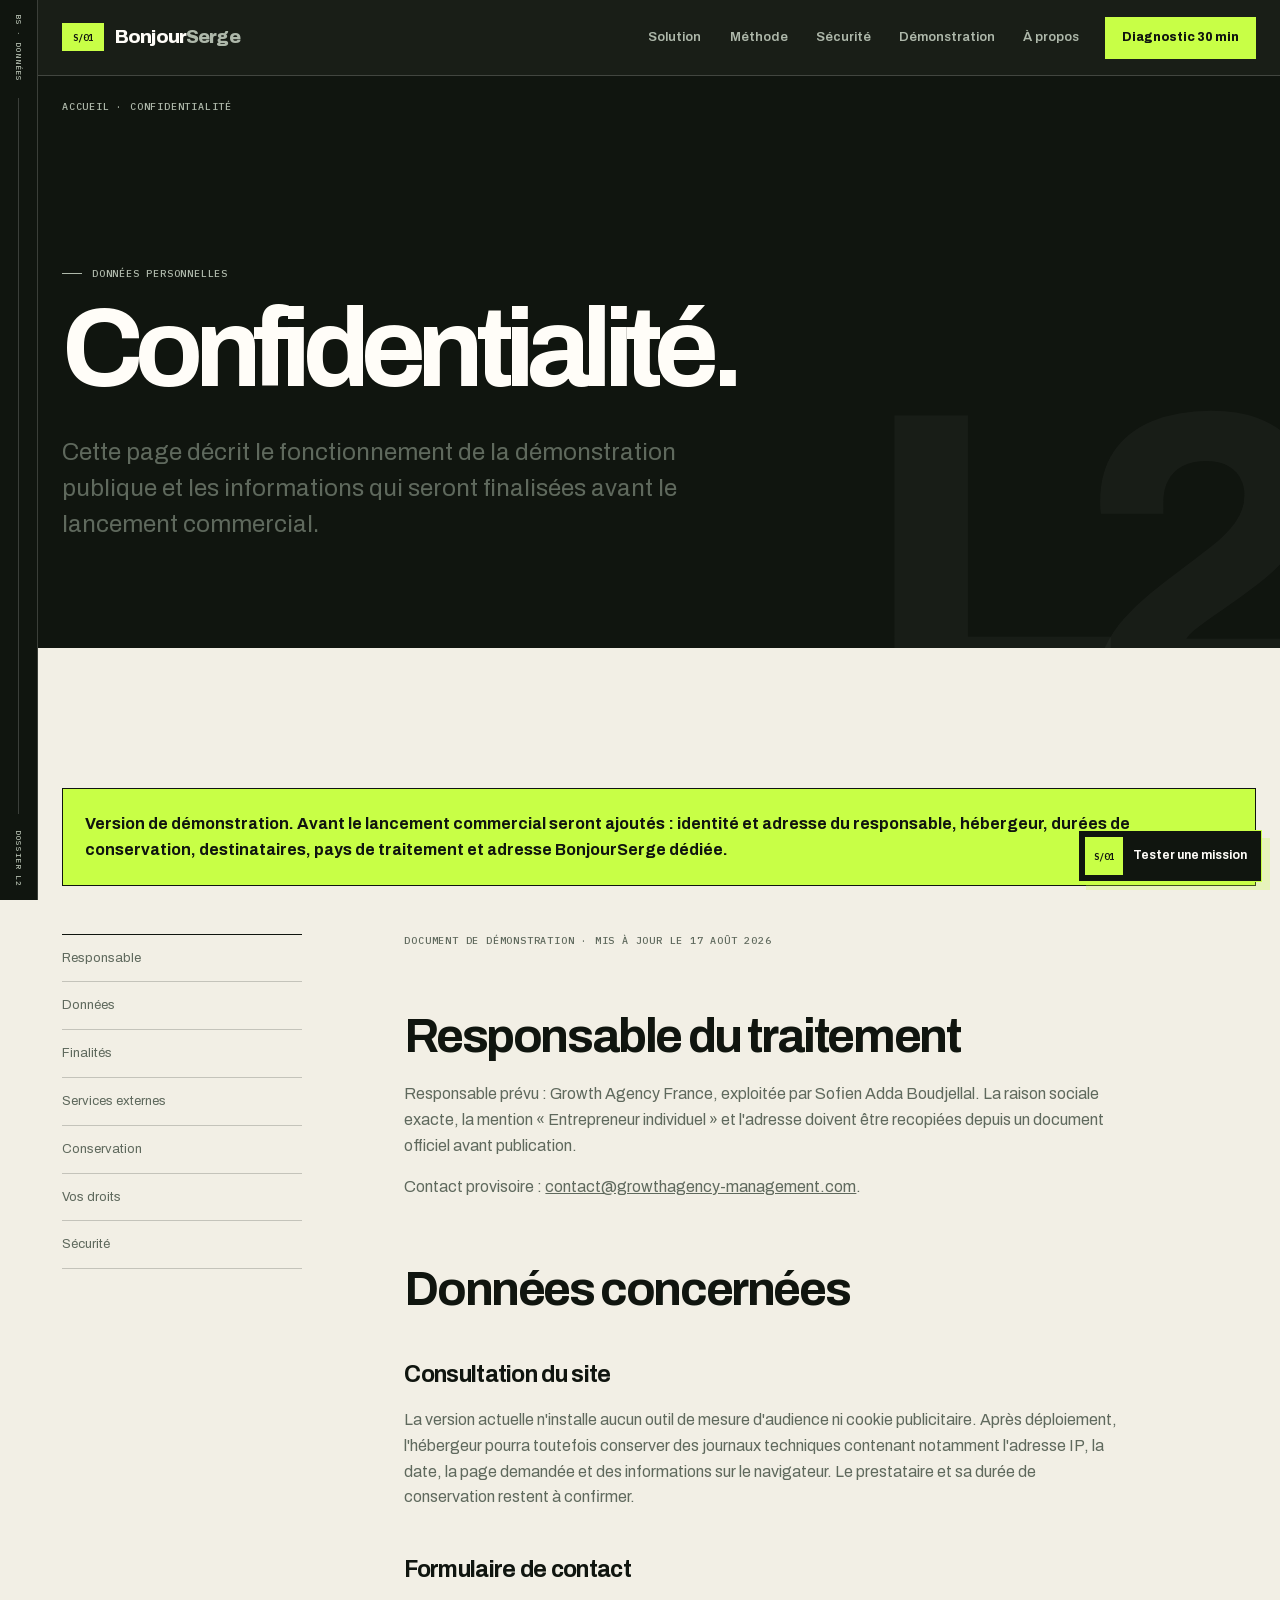
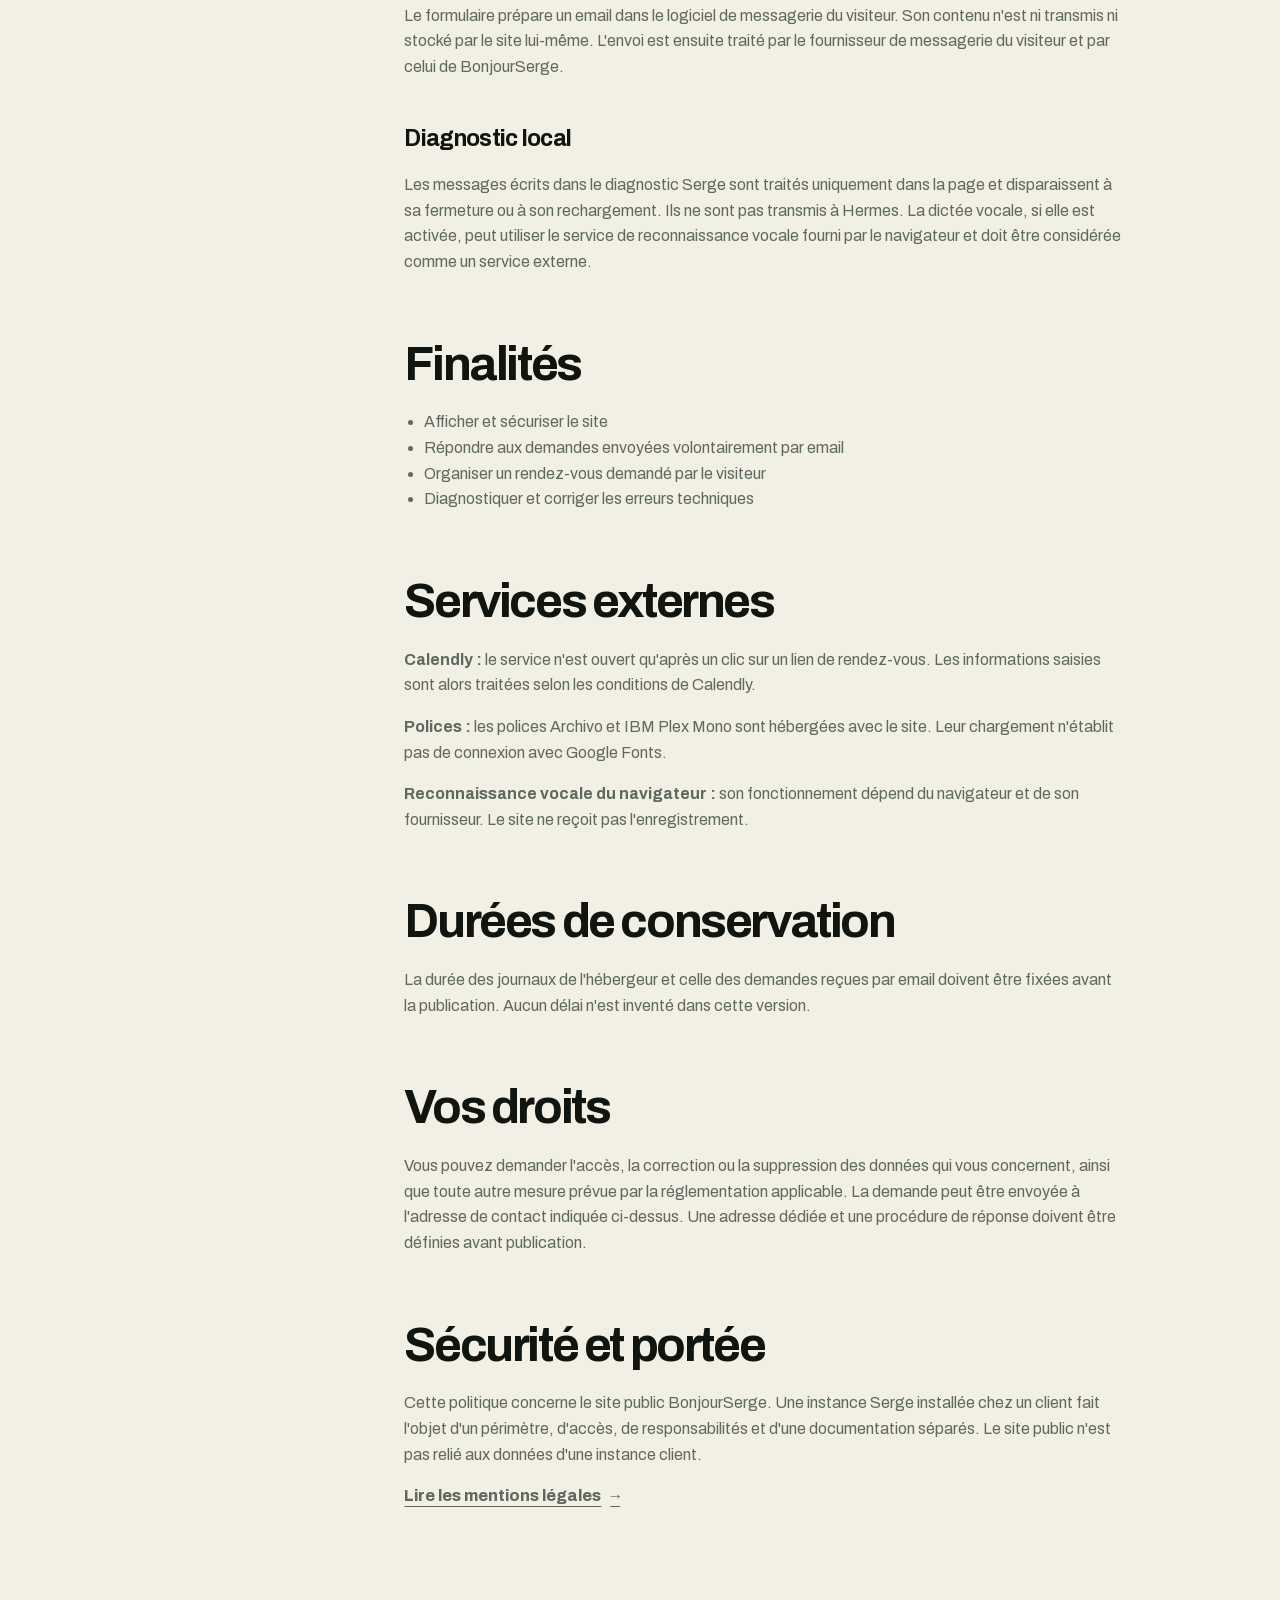
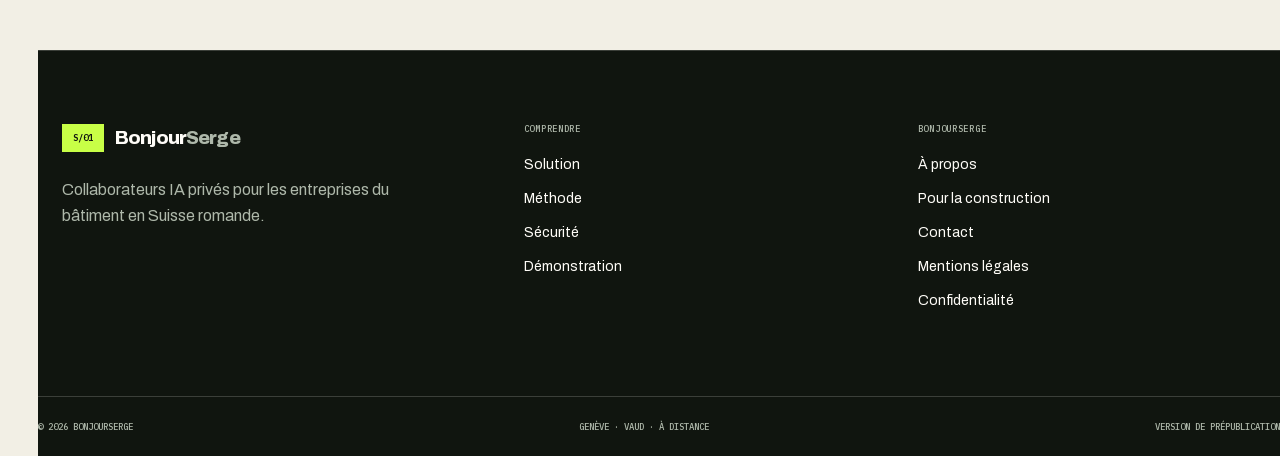
<file: confidentialite.html>
<!doctype html>
<html lang="fr-CH">
<head>
  <meta charset="utf-8"><meta name="viewport" content="width=device-width, initial-scale=1">
  <meta name="description" content="Politique de confidentialité du site BonjourSerge.">
  <meta name="theme-color" content="#10150f"><meta name="robots" content="noindex, nofollow">
  <title>Confidentialité | BonjourSerge</title>
  <link rel="icon" href="favicon.svg" type="image/svg+xml"><link rel="manifest" href="site.webmanifest"><link rel="preload" href="fonts/archivo-latin-400-800.woff2" as="font" type="font/woff2" crossorigin>
  <link rel="stylesheet" href="site-v2.css">
</head>
<body data-page="legal">
  <a class="skip-link" href="#contenu">Aller au contenu</a><aside class="site-rail" aria-hidden="true"><span class="rail-code">BS · DONNÉES</span><span class="rail-track"><span class="rail-progress"></span></span><span class="rail-page">Dossier L2</span></aside>
  <header class="site-header"><div class="header-inner"><a class="brand" href="index.html"><span class="brand-mark" aria-hidden="true">S/01</span><span class="brand-name">Bonjour<span>Serge</span></span></a><button class="menu-toggle" type="button" aria-expanded="false" aria-controls="site-nav" aria-label="Ouvrir le menu"><span class="menu-toggle-lines" aria-hidden="true"></span></button><nav class="site-nav" id="site-nav" aria-label="Navigation principale"><a href="solution.html">Solution</a><a href="methode.html">Méthode</a><a href="securite.html">Sécurité</a><a href="demonstration.html">Démonstration</a><a href="a-propos.html">À propos</a></nav><a class="header-cta" href="contact.html">Diagnostic 30 min</a></div></header>
  <main id="contenu">
    <div class="dark"><div class="container breadcrumb"><a href="index.html">Accueil</a> · Confidentialité</div></div>
    <section class="page-hero" data-folio="L2"><div class="container"><p class="eyebrow">Données personnelles</p><h1>Confidentialité.</h1><p class="lead">Cette page décrit le fonctionnement de la démonstration publique et les informations qui seront finalisées avant le lancement commercial.</p></div></section>
    <section class="section"><div class="container">
      <div class="legal-alert" role="note"><strong>Version de démonstration.</strong> Avant le lancement commercial seront ajoutés : identité et adresse du responsable, hébergeur, durées de conservation, destinataires, pays de traitement et adresse BonjourSerge dédiée.</div>
      <div class="legal-grid">
        <nav class="legal-nav" aria-label="Sommaire de la politique de confidentialité"><a href="#responsable">Responsable</a><a href="#donnees">Données</a><a href="#finalites">Finalités</a><a href="#services">Services externes</a><a href="#conservation">Conservation</a><a href="#droits">Vos droits</a><a href="#securite">Sécurité</a></nav>
        <article class="copy">
          <p class="status-tag">Document de démonstration · Mis à jour le 17 août 2026</p>
          <h2 id="responsable">Responsable du traitement</h2>
          <p>Responsable prévu : Growth Agency France, exploitée par Sofien Adda Boudjellal. La raison sociale exacte, la mention « Entrepreneur individuel » et l'adresse doivent être recopiées depuis un document officiel avant publication.</p>
          <p>Contact provisoire : <a href="mailto:contact@growthagency-management.com">contact@growthagency-management.com</a>.</p>
          <h2 id="donnees">Données concernées</h2>
          <h3>Consultation du site</h3><p>La version actuelle n'installe aucun outil de mesure d'audience ni cookie publicitaire. Après déploiement, l'hébergeur pourra toutefois conserver des journaux techniques contenant notamment l'adresse IP, la date, la page demandée et des informations sur le navigateur. Le prestataire et sa durée de conservation restent à confirmer.</p>
          <h3>Formulaire de contact</h3><p>Le formulaire prépare un email dans le logiciel de messagerie du visiteur. Son contenu n'est ni transmis ni stocké par le site lui-même. L'envoi est ensuite traité par le fournisseur de messagerie du visiteur et par celui de BonjourSerge.</p>
          <h3>Diagnostic local</h3><p>Les messages écrits dans le diagnostic Serge sont traités uniquement dans la page et disparaissent à sa fermeture ou à son rechargement. Ils ne sont pas transmis à Hermes. La dictée vocale, si elle est activée, peut utiliser le service de reconnaissance vocale fourni par le navigateur et doit être considérée comme un service externe.</p>
          <h2 id="finalites">Finalités</h2>
          <ul><li>Afficher et sécuriser le site</li><li>Répondre aux demandes envoyées volontairement par email</li><li>Organiser un rendez-vous demandé par le visiteur</li><li>Diagnostiquer et corriger les erreurs techniques</li></ul>
          <h2 id="services">Services externes</h2>
          <p><strong>Calendly :</strong> le service n'est ouvert qu'après un clic sur un lien de rendez-vous. Les informations saisies sont alors traitées selon les conditions de Calendly.</p>
          <p><strong>Polices :</strong> les polices Archivo et IBM Plex Mono sont hébergées avec le site. Leur chargement n'établit pas de connexion avec Google Fonts.</p>
          <p><strong>Reconnaissance vocale du navigateur :</strong> son fonctionnement dépend du navigateur et de son fournisseur. Le site ne reçoit pas l'enregistrement.</p>
          <h2 id="conservation">Durées de conservation</h2>
          <p>La durée des journaux de l'hébergeur et celle des demandes reçues par email doivent être fixées avant la publication. Aucun délai n'est inventé dans cette version.</p>
          <h2 id="droits">Vos droits</h2>
          <p>Vous pouvez demander l'accès, la correction ou la suppression des données qui vous concernent, ainsi que toute autre mesure prévue par la réglementation applicable. La demande peut être envoyée à l'adresse de contact indiquée ci-dessus. Une adresse dédiée et une procédure de réponse doivent être définies avant publication.</p>
          <h2 id="securite">Sécurité et portée</h2>
          <p>Cette politique concerne le site public BonjourSerge. Une instance Serge installée chez un client fait l'objet d'un périmètre, d'accès, de responsabilités et d'une documentation séparés. Le site public n'est pas relié aux données d'une instance client.</p>
          <p><a class="text-link" href="mentions-legales.html">Lire les mentions légales</a></p>
        </article>
      </div>
    </div></section>
  </main>
  <footer class="site-footer"><div class="container footer-main"><div class="footer-intro"><a class="brand" href="index.html"><span class="brand-mark" aria-hidden="true">S/01</span><span class="brand-name">Bonjour<span>Serge</span></span></a><p>Collaborateurs IA privés pour les entreprises du bâtiment en Suisse romande.</p></div><div class="footer-column"><h2>Comprendre</h2><a href="solution.html">Solution</a><a href="methode.html">Méthode</a><a href="securite.html">Sécurité</a><a href="demonstration.html">Démonstration</a></div><div class="footer-column"><h2>BonjourSerge</h2><a href="a-propos.html">À propos</a><a href="construction.html">Pour la construction</a><a href="contact.html">Contact</a><a href="mentions-legales.html">Mentions légales</a><a href="confidentialite.html">Confidentialité</a></div></div><div class="container footer-bottom"><span>© <span data-year></span> BonjourSerge</span><span>Genève · Vaud · À distance</span><span>Version de prépublication</span></div></footer><script src="site-v2.js" defer></script>
</body></html>
</file>
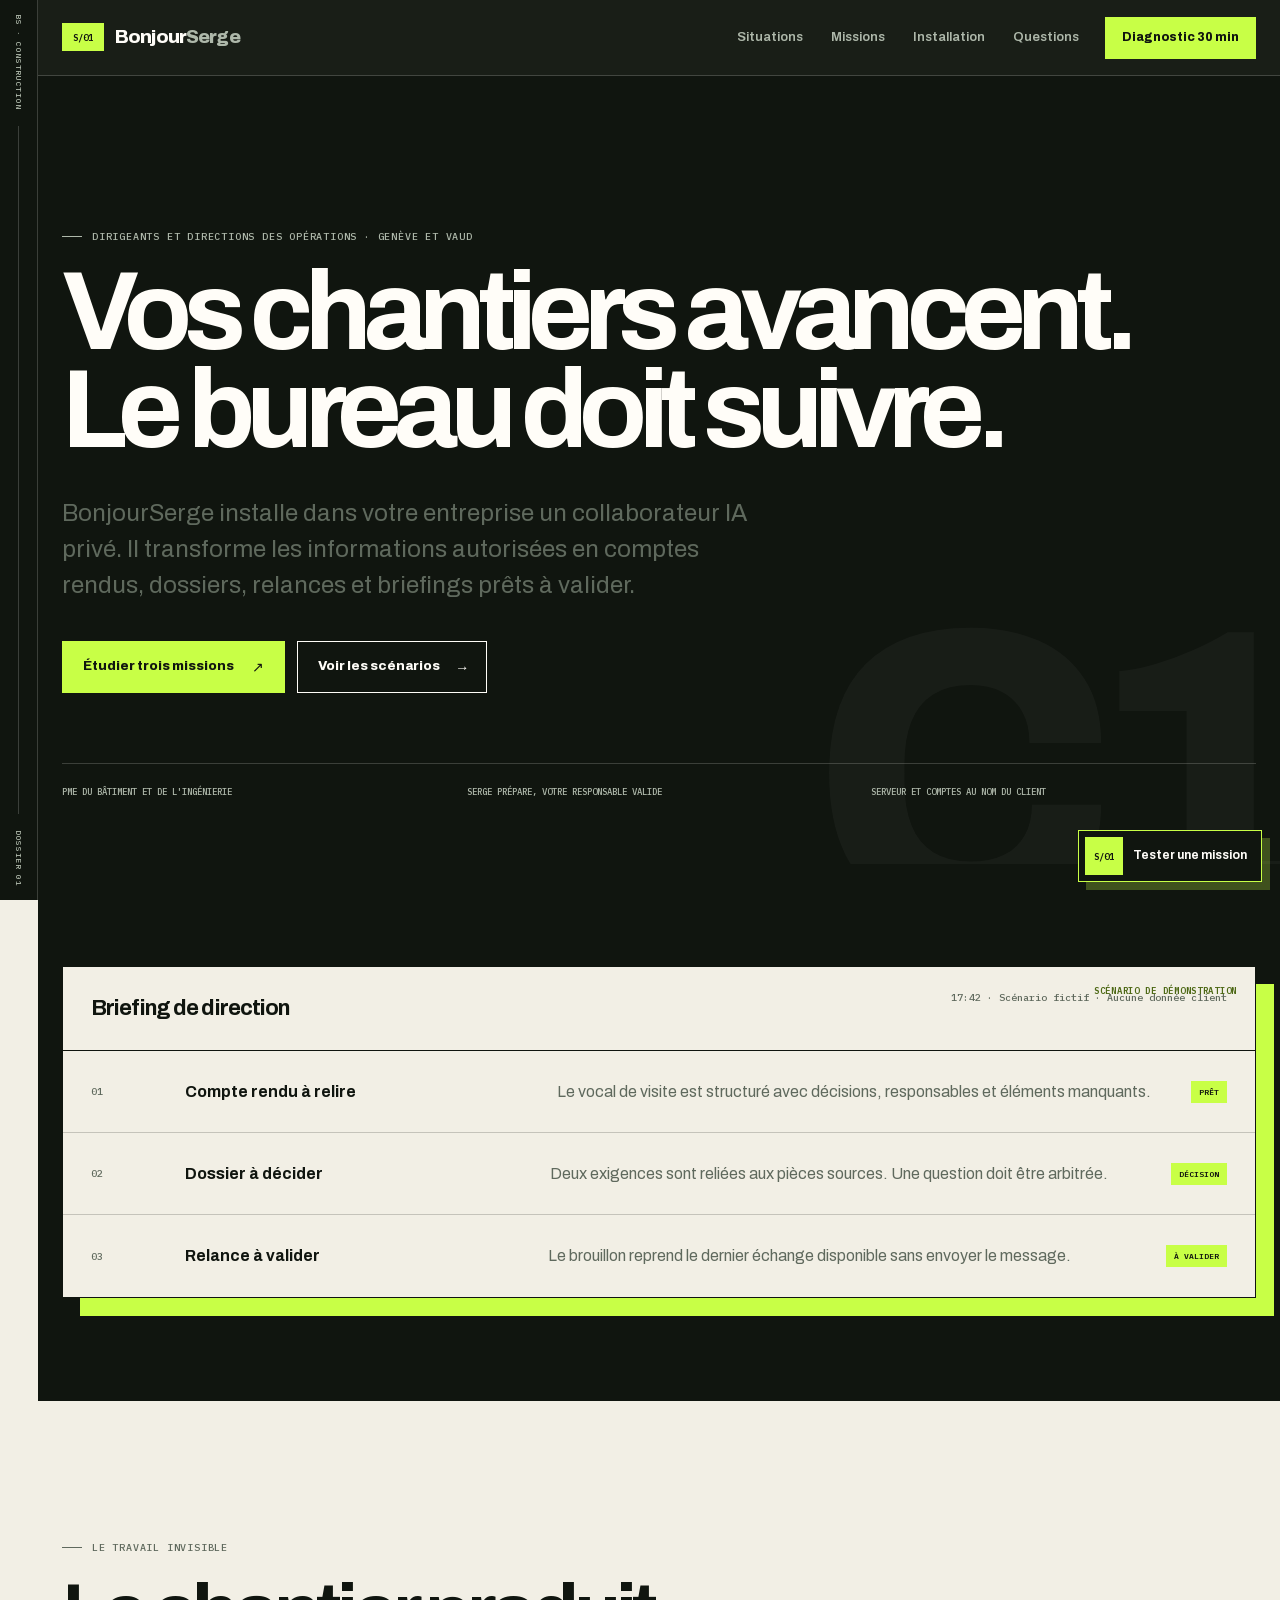
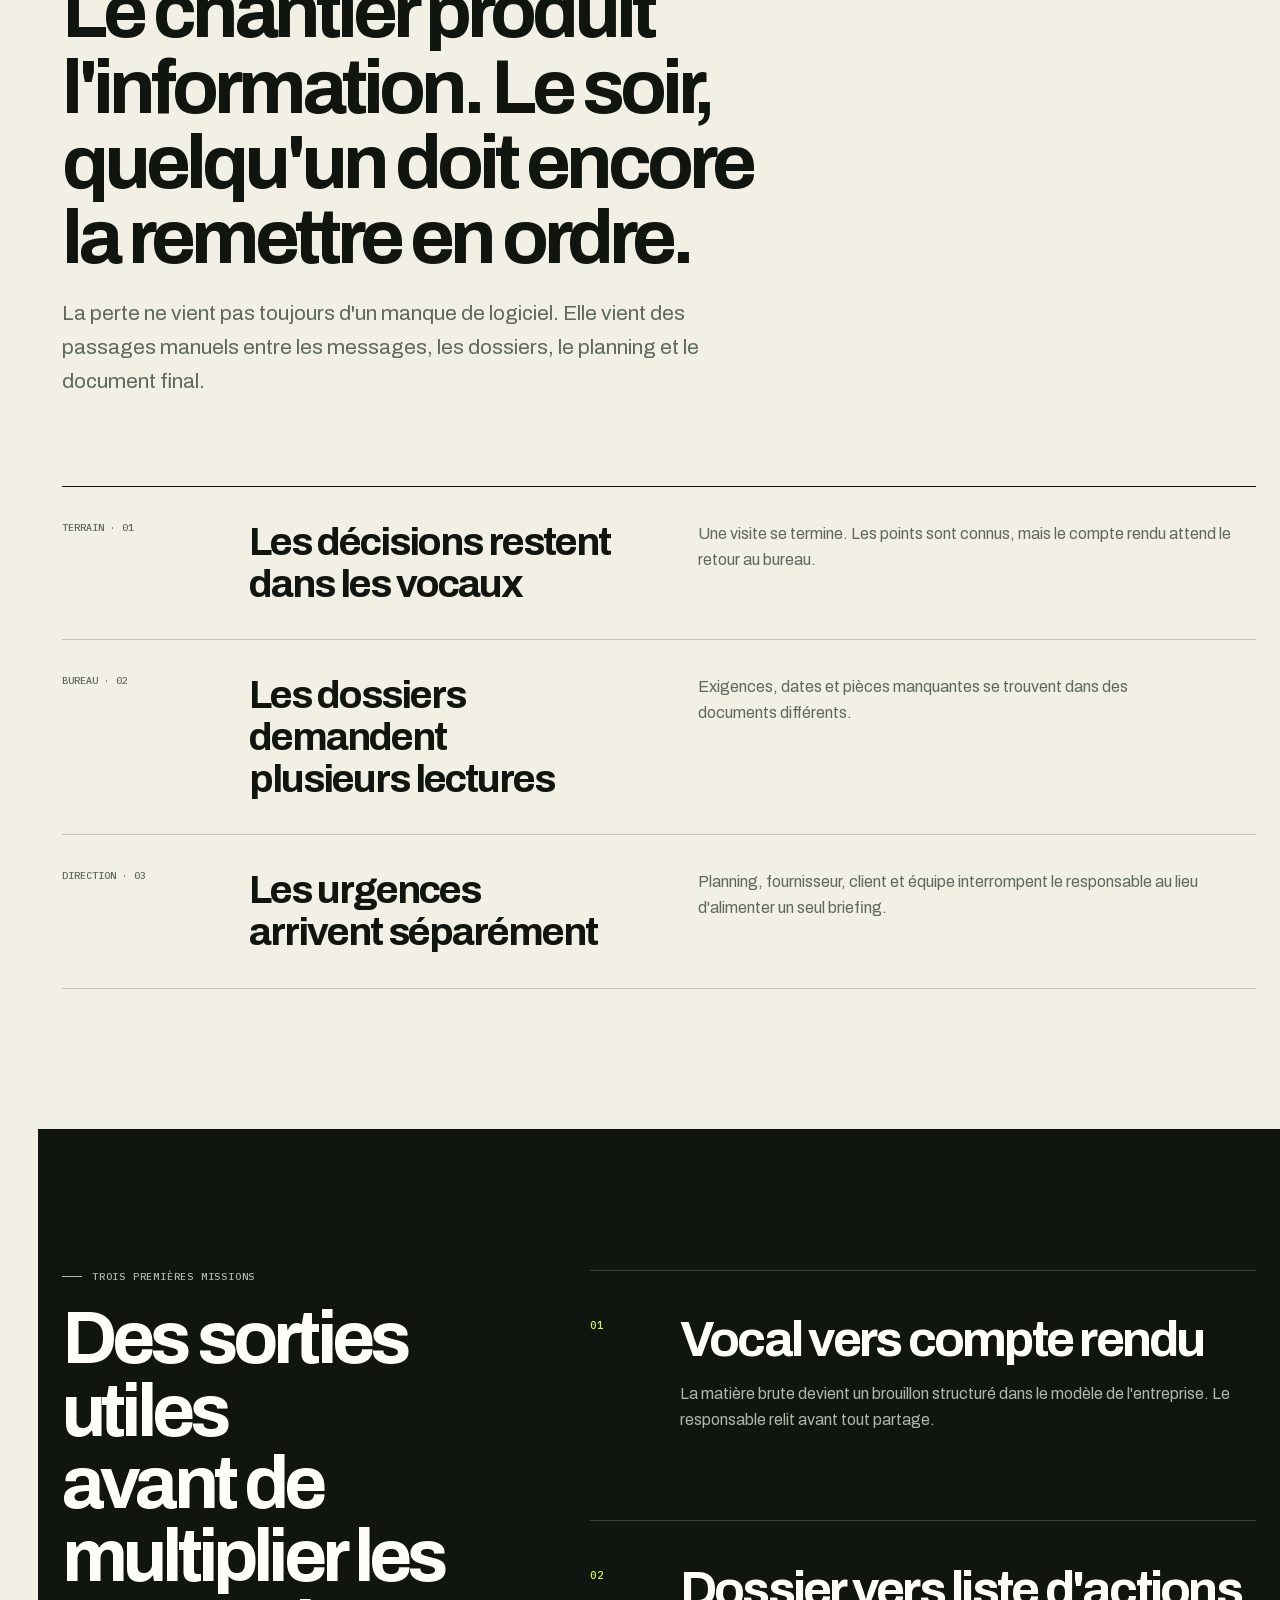
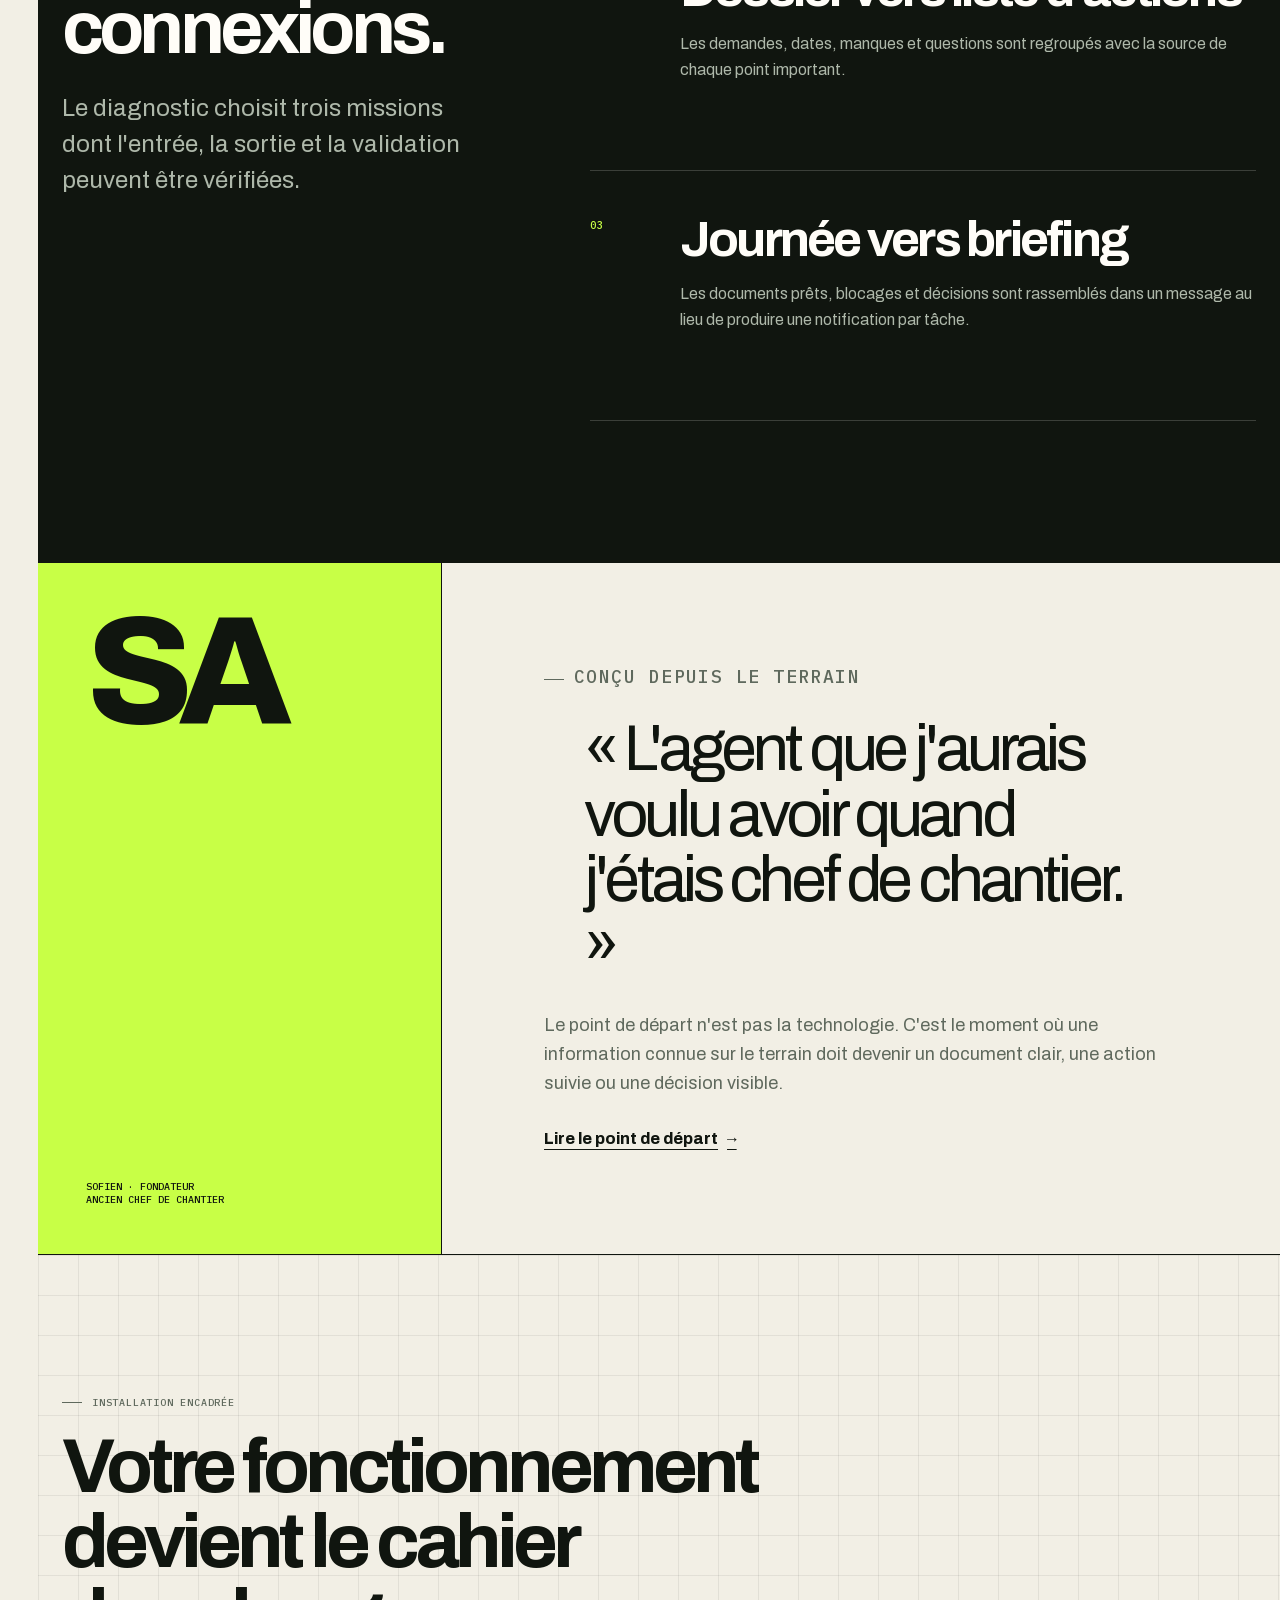
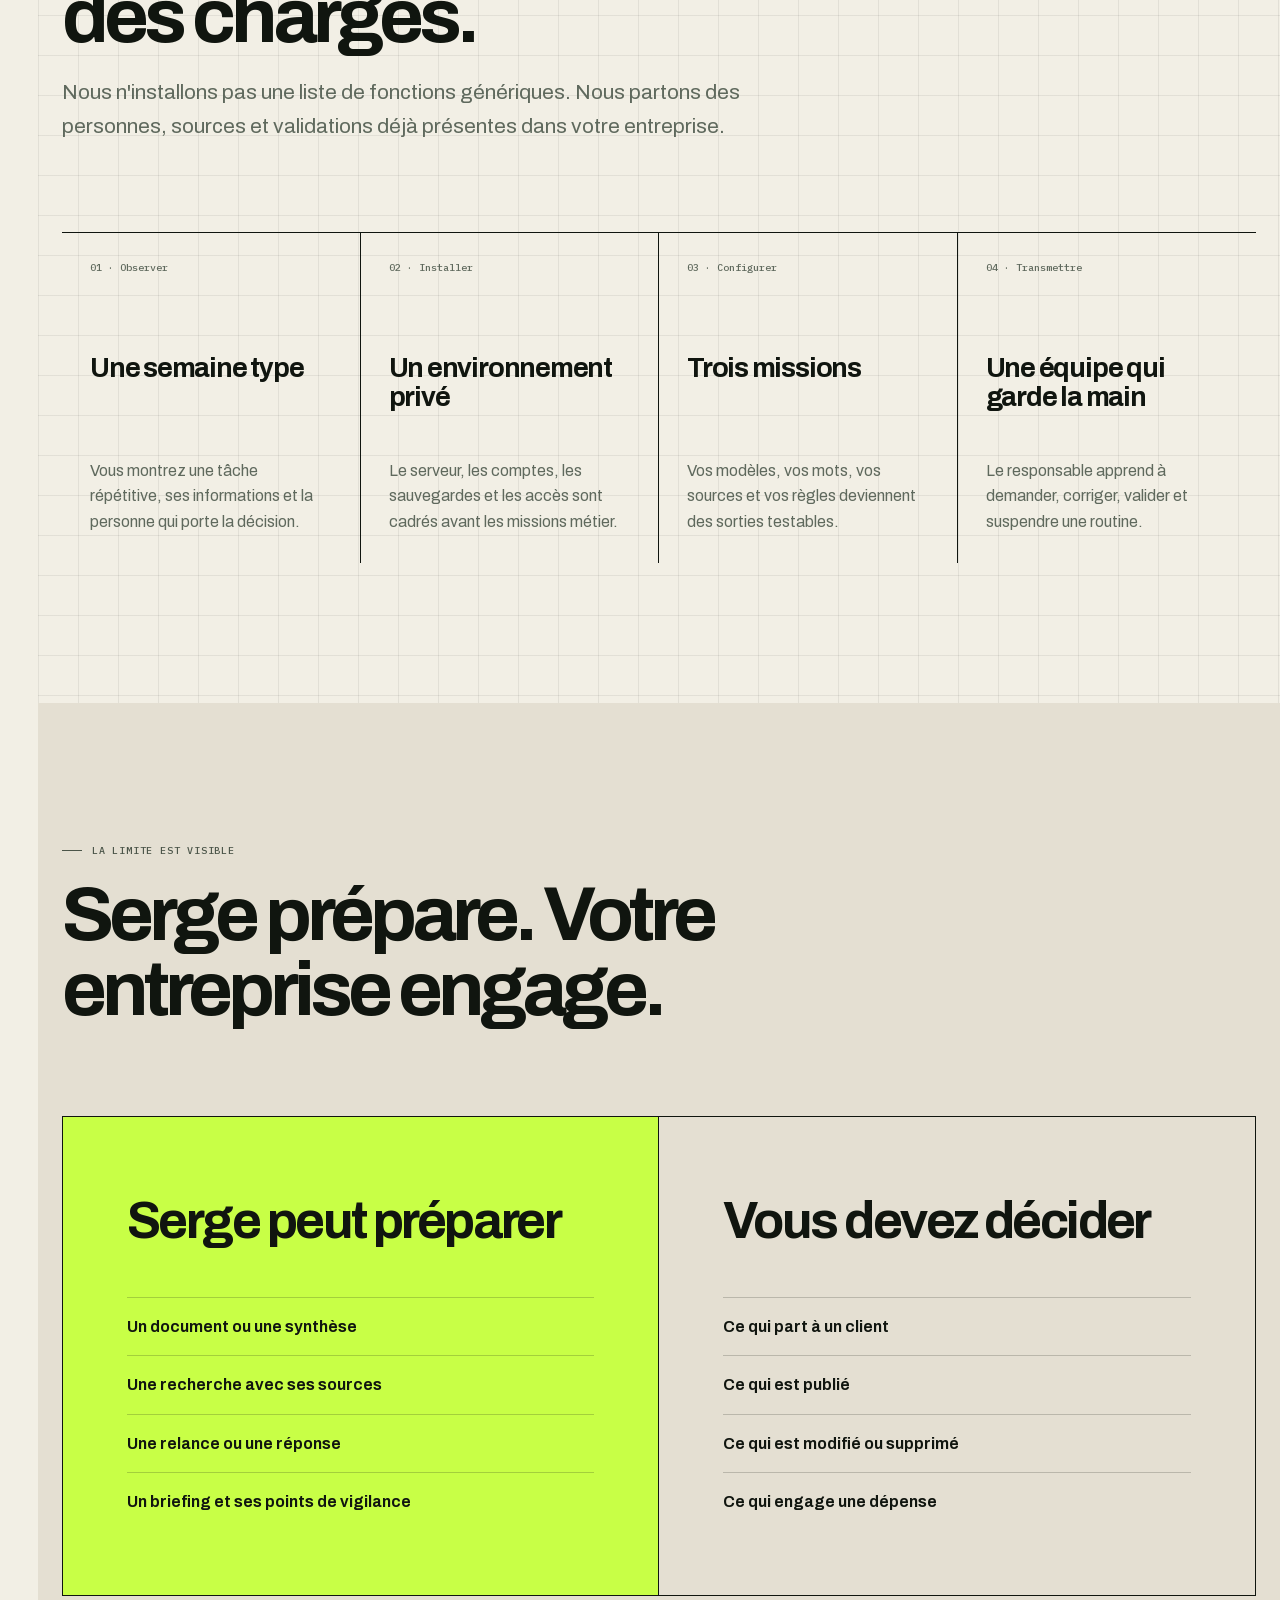
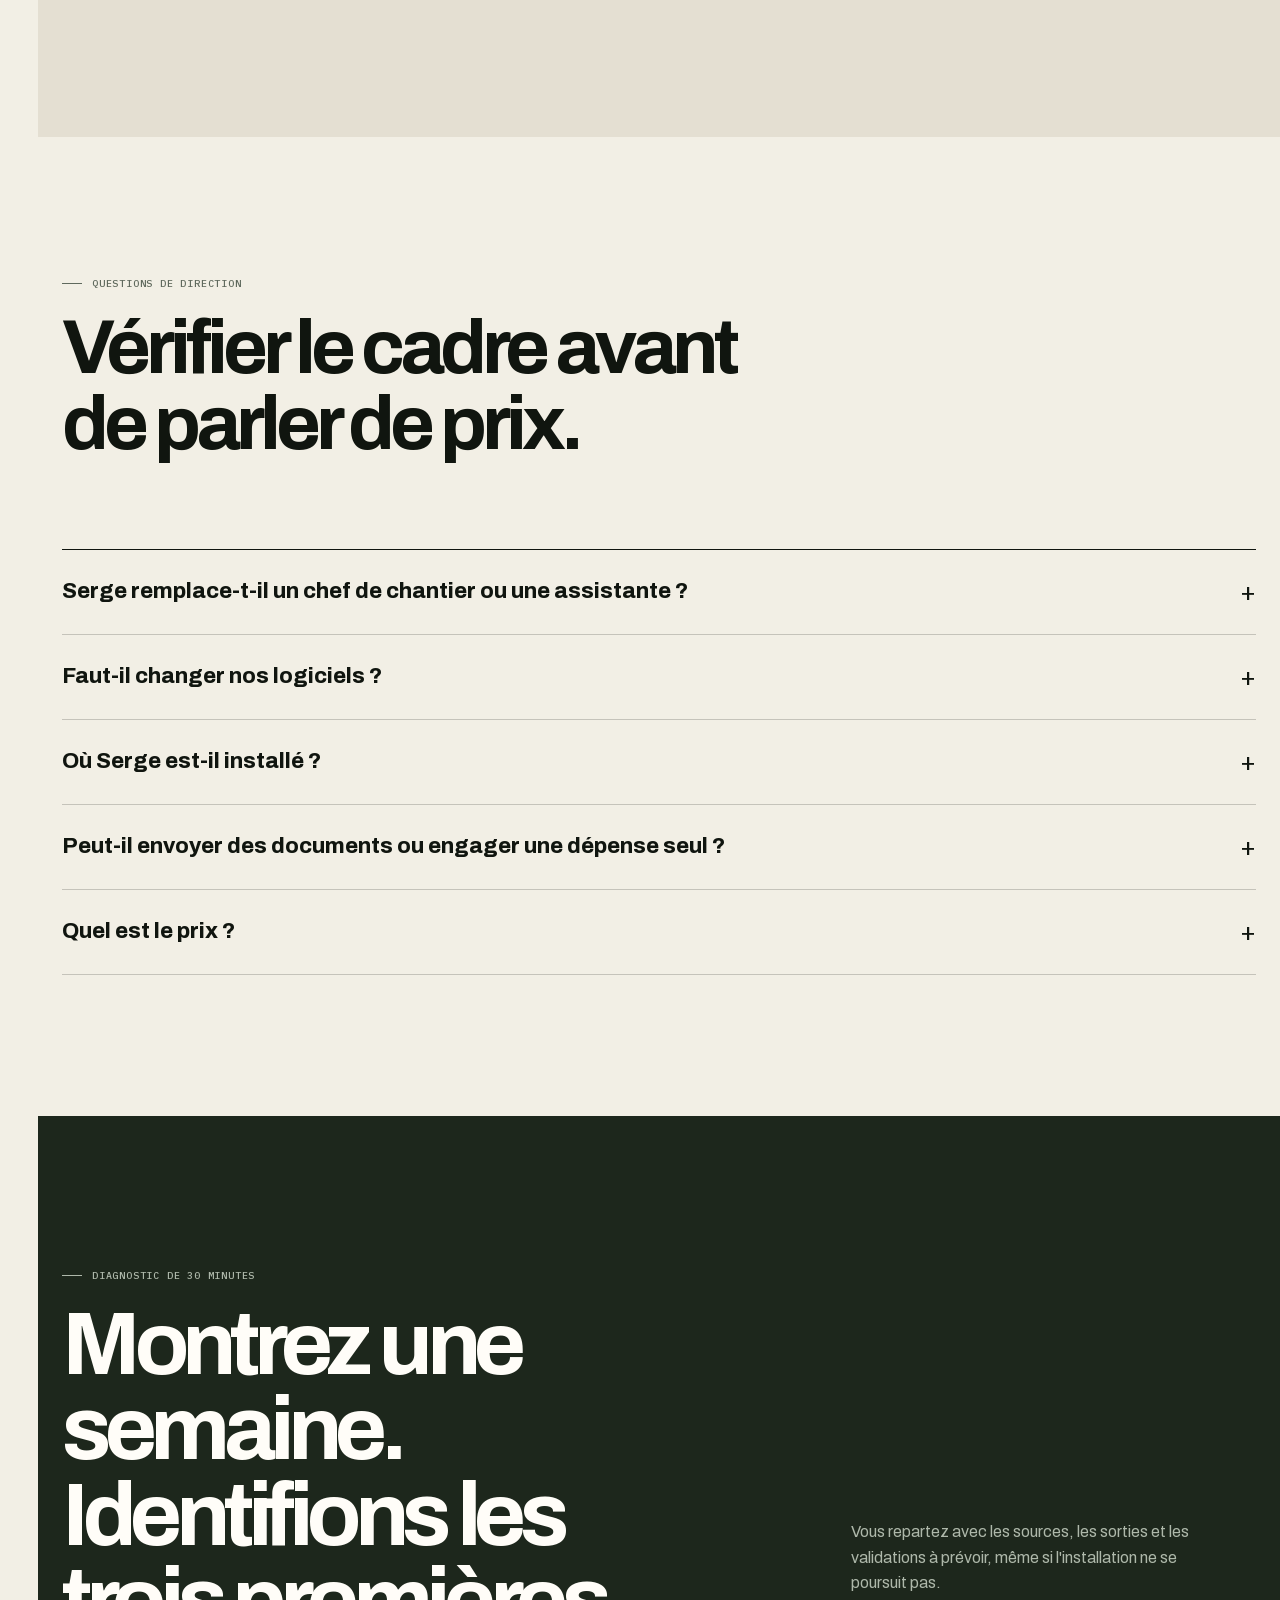
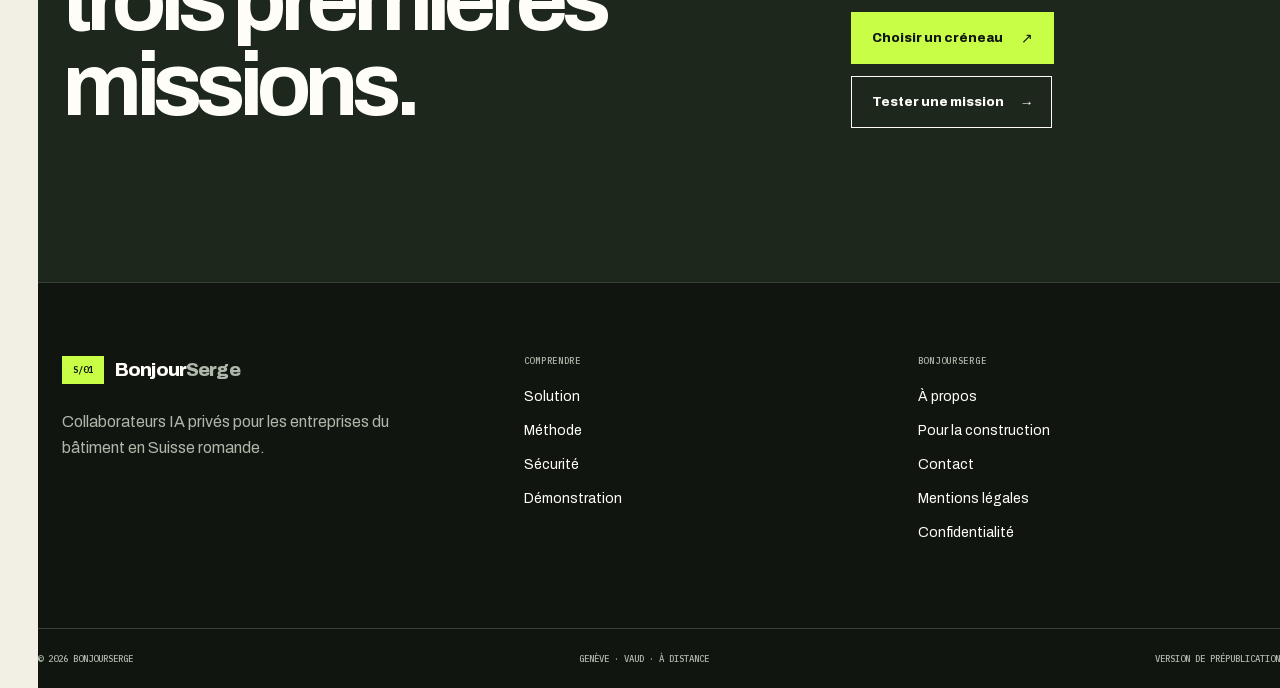
<file: construction.html>
<!doctype html>
<html lang="fr-CH">
<head>
  <meta charset="utf-8">
  <meta name="viewport" content="width=device-width, initial-scale=1">
  <meta name="description" content="BonjourSerge installe un collaborateur IA privé pour préparer les comptes rendus, dossiers, relances et briefings des PME du bâtiment à Genève et dans le canton de Vaud.">
  <meta name="theme-color" content="#10150f">
  <meta name="robots" content="index, follow, max-image-preview:large">
  <link rel="canonical" href="https://construction.bonjourserge.ch/">
  <meta property="og:type" content="website">
  <meta property="og:locale" content="fr_CH">
  <meta property="og:title" content="BonjourSerge pour les PME du bâtiment">
  <meta property="og:description" content="Vos chantiers avancent. Le bureau doit suivre. Serge prépare, votre responsable valide.">
  <meta property="og:url" content="https://construction.bonjourserge.ch/">
  <meta property="og:site_name" content="BonjourSerge"><meta property="og:image" content="https://bonjourserge.ch/og-bonjourserge.png"><meta property="og:image:width" content="1200"><meta property="og:image:height" content="630"><meta property="og:image:alt" content="BonjourSerge, le bureau avance avec vos chantiers"><meta name="twitter:card" content="summary_large_image">
  <title>Collaborateur IA pour les PME du bâtiment | BonjourSerge</title>
  <link rel="icon" href="favicon.svg" type="image/svg+xml">
  <link rel="manifest" href="site.webmanifest">
  <link rel="preload" href="fonts/archivo-latin-400-800.woff2" as="font" type="font/woff2" crossorigin>
  <link rel="stylesheet" href="site-v2.css">
  <script type="application/ld+json">
  {"@context":"https://schema.org","@type":"Service","name":"Installation d'un collaborateur IA privé pour une PME du bâtiment","provider":{"@type":"Organization","name":"BonjourSerge","url":"https://bonjourserge.ch/"},"areaServed":["Canton de Genève","Canton de Vaud"],"audience":{"@type":"BusinessAudience","audienceType":"Dirigeants et directions des opérations de PME du bâtiment"},"description":"Configuration d'un agent IA privé qui prépare des documents, synthèses, relances et briefings sous validation humaine."}
  </script>
  <script type="application/ld+json">
  {"@context":"https://schema.org","@type":"FAQPage","mainEntity":[
    {"@type":"Question","name":"Serge remplace-t-il un chef de chantier ou une assistante ?","acceptedAnswer":{"@type":"Answer","text":"Non. Il prépare les recherches, documents et briefings définis avec l'entreprise. Les décisions, les relations et les responsabilités restent humaines."}},
    {"@type":"Question","name":"Faut-il changer les logiciels de l'entreprise ?","acceptedAnswer":{"@type":"Answer","text":"Pas nécessairement. Le diagnostic commence par les outils déjà utilisés et vérifie les connexions possibles avant de définir le périmètre."}},
    {"@type":"Question","name":"Où Serge est-il installé ?","acceptedAnswer":{"@type":"Answer","text":"L'instance est installée sur un serveur et des comptes au nom du client. Les accès et actions sensibles sont encadrés."}}
  ]}
  </script>
</head>
<body data-page="construction">
  <a class="skip-link" href="#contenu">Aller au contenu</a>
  <aside class="site-rail" aria-hidden="true"><span class="rail-code">BS · CONSTRUCTION</span><span class="rail-track"><span class="rail-progress"></span></span><span class="rail-page">Dossier 01</span></aside>
  <header class="site-header"><div class="header-inner">
    <a class="brand" href="index.html"><span class="brand-mark" aria-hidden="true">S/01</span><span class="brand-name">Bonjour<span>Serge</span></span></a>
    <button class="menu-toggle" type="button" aria-expanded="false" aria-controls="site-nav" aria-label="Ouvrir le menu"><span class="menu-toggle-lines" aria-hidden="true"></span></button>
    <nav class="site-nav" id="site-nav" aria-label="Navigation de la page"><a href="#situations">Situations</a><a href="#missions">Missions</a><a href="#installation">Installation</a><a href="#questions">Questions</a></nav>
    <a class="header-cta" href="https://calendly.com/growth_agency/appel-strategique?utm_source=construction_bonjourserge_ch&amp;utm_medium=landing_page&amp;utm_campaign=construction_geneve_vaud" target="_blank" rel="noopener">Diagnostic 30 min</a>
  </div></header>

  <main id="contenu">
    <section class="page-hero" data-folio="C1"><div class="container">
      <p class="eyebrow">Dirigeants et directions des opérations · Genève et Vaud</p>
      <h1>Vos chantiers avancent. Le bureau doit suivre.</h1>
      <p class="lead">BonjourSerge installe dans votre entreprise un collaborateur IA privé. Il transforme les informations autorisées en comptes rendus, dossiers, relances et briefings prêts à valider.</p>
      <div class="actions"><a class="button button-signal" href="https://calendly.com/growth_agency/appel-strategique?utm_source=construction_bonjourserge_ch&amp;utm_medium=landing_page&amp;utm_campaign=construction_geneve_vaud" target="_blank" rel="noopener">Étudier trois missions</a><a class="button button-ghost button-internal" href="#missions">Voir les scénarios</a></div>
      <div class="page-meta"><span>PME du bâtiment et de l'ingénierie</span><span>Serge prépare, votre responsable valide</span><span>Serveur et comptes au nom du client</span></div>
    </div></section>

    <section class="proof-wrap section-compact" aria-labelledby="rapport-title"><div class="container"><div class="proof-sheet reveal">
      <div class="proof-head"><strong id="rapport-title">Briefing de direction</strong><span>17:42 · Scénario fictif · Aucune donnée client</span></div>
      <div class="proof-row"><span>01</span><strong>Compte rendu à relire</strong><p>Le vocal de visite est structuré avec décisions, responsables et éléments manquants.</p><span class="proof-status">Prêt</span></div>
      <div class="proof-row"><span>02</span><strong>Dossier à décider</strong><p>Deux exigences sont reliées aux pièces sources. Une question doit être arbitrée.</p><span class="proof-status">Décision</span></div>
      <div class="proof-row"><span>03</span><strong>Relance à valider</strong><p>Le brouillon reprend le dernier échange disponible sans envoyer le message.</p><span class="proof-status">À valider</span></div>
    </div></div></section>

    <section class="section" id="situations" aria-labelledby="situations-title"><div class="container">
      <div class="section-heading reveal"><p class="eyebrow">Le travail invisible</p><h2 id="situations-title">Le chantier produit l'information. Le soir, quelqu'un doit encore la remettre en ordre.</h2><p>La perte ne vient pas toujours d'un manque de logiciel. Elle vient des passages manuels entre les messages, les dossiers, le planning et le document final.</p></div>
      <div class="problem-ledger">
        <article class="ledger-row reveal"><span>TERRAIN · 01</span><h3>Les décisions restent dans les vocaux</h3><p>Une visite se termine. Les points sont connus, mais le compte rendu attend le retour au bureau.</p></article>
        <article class="ledger-row reveal"><span>BUREAU · 02</span><h3>Les dossiers demandent plusieurs lectures</h3><p>Exigences, dates et pièces manquantes se trouvent dans des documents différents.</p></article>
        <article class="ledger-row reveal"><span>DIRECTION · 03</span><h3>Les urgences arrivent séparément</h3><p>Planning, fournisseur, client et équipe interrompent le responsable au lieu d'alimenter un seul briefing.</p></article>
      </div>
    </div></section>

    <section class="section dark" id="missions" aria-labelledby="missions-title"><div class="container outcome-layout">
      <div class="outcome-sticky reveal"><p class="eyebrow">Trois premières missions</p><h2 id="missions-title">Des sorties utiles avant de multiplier les connexions.</h2><p class="lead">Le diagnostic choisit trois missions dont l'entrée, la sortie et la validation peuvent être vérifiées.</p></div>
      <div class="outcome-list">
        <article class="outcome-item reveal"><span>01</span><h3>Vocal vers compte rendu</h3><p>La matière brute devient un brouillon structuré dans le modèle de l'entreprise. Le responsable relit avant tout partage.</p></article>
        <article class="outcome-item reveal"><span>02</span><h3>Dossier vers liste d'actions</h3><p>Les demandes, dates, manques et questions sont regroupés avec la source de chaque point important.</p></article>
        <article class="outcome-item reveal"><span>03</span><h3>Journée vers briefing</h3><p>Les documents prêts, blocages et décisions sont rassemblés dans un message au lieu de produire une notification par tâche.</p></article>
      </div>
    </div></section>

    <section class="founder-band" aria-labelledby="fondateur-title"><div class="founder-grid">
      <div class="founder-id"><span class="founder-monogram" aria-hidden="true">SA</span><p>Sofien · Fondateur<br>Ancien chef de chantier</p></div>
      <div class="founder-copy reveal"><p class="eyebrow">Conçu depuis le terrain</p><blockquote id="fondateur-title">« L'agent que j'aurais voulu avoir quand j'étais chef de chantier. »</blockquote><p>Le point de départ n'est pas la technologie. C'est le moment où une information connue sur le terrain doit devenir un document clair, une action suivie ou une décision visible.</p><a class="text-link" href="a-propos.html">Lire le point de départ</a></div>
    </div></section>

    <section class="section blueprint" id="installation" aria-labelledby="installation-title"><div class="container">
      <div class="section-heading reveal"><p class="eyebrow">Installation encadrée</p><h2 id="installation-title">Votre fonctionnement devient le cahier des charges.</h2><p>Nous n'installons pas une liste de fonctions génériques. Nous partons des personnes, sources et validations déjà présentes dans votre entreprise.</p></div>
      <div class="process-line">
        <article class="process-step reveal"><span>01 · Observer</span><h3>Une semaine type</h3><p>Vous montrez une tâche répétitive, ses informations et la personne qui porte la décision.</p></article>
        <article class="process-step reveal"><span>02 · Installer</span><h3>Un environnement privé</h3><p>Le serveur, les comptes, les sauvegardes et les accès sont cadrés avant les missions métier.</p></article>
        <article class="process-step reveal"><span>03 · Configurer</span><h3>Trois missions</h3><p>Vos modèles, vos mots, vos sources et vos règles deviennent des sorties testables.</p></article>
        <article class="process-step reveal"><span>04 · Transmettre</span><h3>Une équipe qui garde la main</h3><p>Le responsable apprend à demander, corriger, valider et suspendre une routine.</p></article>
      </div>
    </div></section>

    <section class="section paper-deep" aria-labelledby="controle-title"><div class="container">
      <div class="section-heading reveal"><p class="eyebrow">La limite est visible</p><h2 id="controle-title">Serge prépare. Votre entreprise engage.</h2></div>
      <div class="boundary-matrix reveal"><div class="boundary-column"><h2>Serge peut préparer</h2><ul><li>Un document ou une synthèse</li><li>Une recherche avec ses sources</li><li>Une relance ou une réponse</li><li>Un briefing et ses points de vigilance</li></ul></div><div class="boundary-column"><h2>Vous devez décider</h2><ul><li>Ce qui part à un client</li><li>Ce qui est publié</li><li>Ce qui est modifié ou supprimé</li><li>Ce qui engage une dépense</li></ul></div></div>
    </div></section>

    <section class="section" id="questions" aria-labelledby="questions-title"><div class="container">
      <div class="section-heading reveal"><p class="eyebrow">Questions de direction</p><h2 id="questions-title">Vérifier le cadre avant de parler de prix.</h2></div>
      <div class="faq">
        <details><summary>Serge remplace-t-il un chef de chantier ou une assistante ?</summary><p>Non. Il prépare les recherches, documents et briefings définis avec l'entreprise. Les décisions, les relations et les responsabilités restent humaines.</p></details>
        <details><summary>Faut-il changer nos logiciels ?</summary><p>Pas nécessairement. Le diagnostic commence par les outils déjà utilisés et vérifie les connexions possibles avant de définir le périmètre.</p></details>
        <details><summary>Où Serge est-il installé ?</summary><p>L'instance est installée sur un serveur et des comptes au nom du client. Les accès et les actions sensibles sont encadrés.</p></details>
        <details><summary>Peut-il envoyer des documents ou engager une dépense seul ?</summary><p>Ces actions restent sous validation explicite. Le périmètre de chaque mission indique qui doit donner son accord.</p></details>
        <details><summary>Quel est le prix ?</summary><p>Le prix Suisse sera établi après définition du nombre d'outils, des missions à construire et du niveau d'accompagnement. Aucun tarif générique n'est publié dans cette version.</p></details>
      </div>
    </div></section>

    <section class="final-cta" aria-labelledby="cta-title"><div class="container final-cta-grid">
      <div><p class="eyebrow">Diagnostic de 30 minutes</p><h2 id="cta-title">Montrez une semaine. Identifions les trois premières missions.</h2></div>
      <div class="final-cta-side"><p>Vous repartez avec les sources, les sorties et les validations à prévoir, même si l'installation ne se poursuit pas.</p><div class="actions"><a class="button button-signal" href="https://calendly.com/growth_agency/appel-strategique?utm_source=construction_bonjourserge_ch&amp;utm_medium=landing_page&amp;utm_campaign=construction_geneve_vaud" target="_blank" rel="noopener">Choisir un créneau</a><button class="button button-ghost button-internal" type="button" data-open-diagnostic>Tester une mission</button></div></div>
    </div></section>
  </main>

  <footer class="site-footer"><div class="container footer-main"><div class="footer-intro"><a class="brand" href="index.html"><span class="brand-mark" aria-hidden="true">S/01</span><span class="brand-name">Bonjour<span>Serge</span></span></a><p>Collaborateurs IA privés pour les entreprises du bâtiment en Suisse romande.</p></div><div class="footer-column"><h2>Comprendre</h2><a href="solution.html">Solution</a><a href="methode.html">Méthode</a><a href="securite.html">Sécurité</a><a href="demonstration.html">Démonstration</a></div><div class="footer-column"><h2>BonjourSerge</h2><a href="a-propos.html">À propos</a><a href="construction.html">Pour la construction</a><a href="contact.html">Contact</a><a href="mentions-legales.html">Mentions légales</a><a href="confidentialite.html">Confidentialité</a></div></div><div class="container footer-bottom"><span>© <span data-year></span> BonjourSerge</span><span>Genève · Vaud · À distance</span><span>Version de prépublication</span></div></footer>
  <script src="site-v2.js" defer></script>
</body>
</html>
</file>
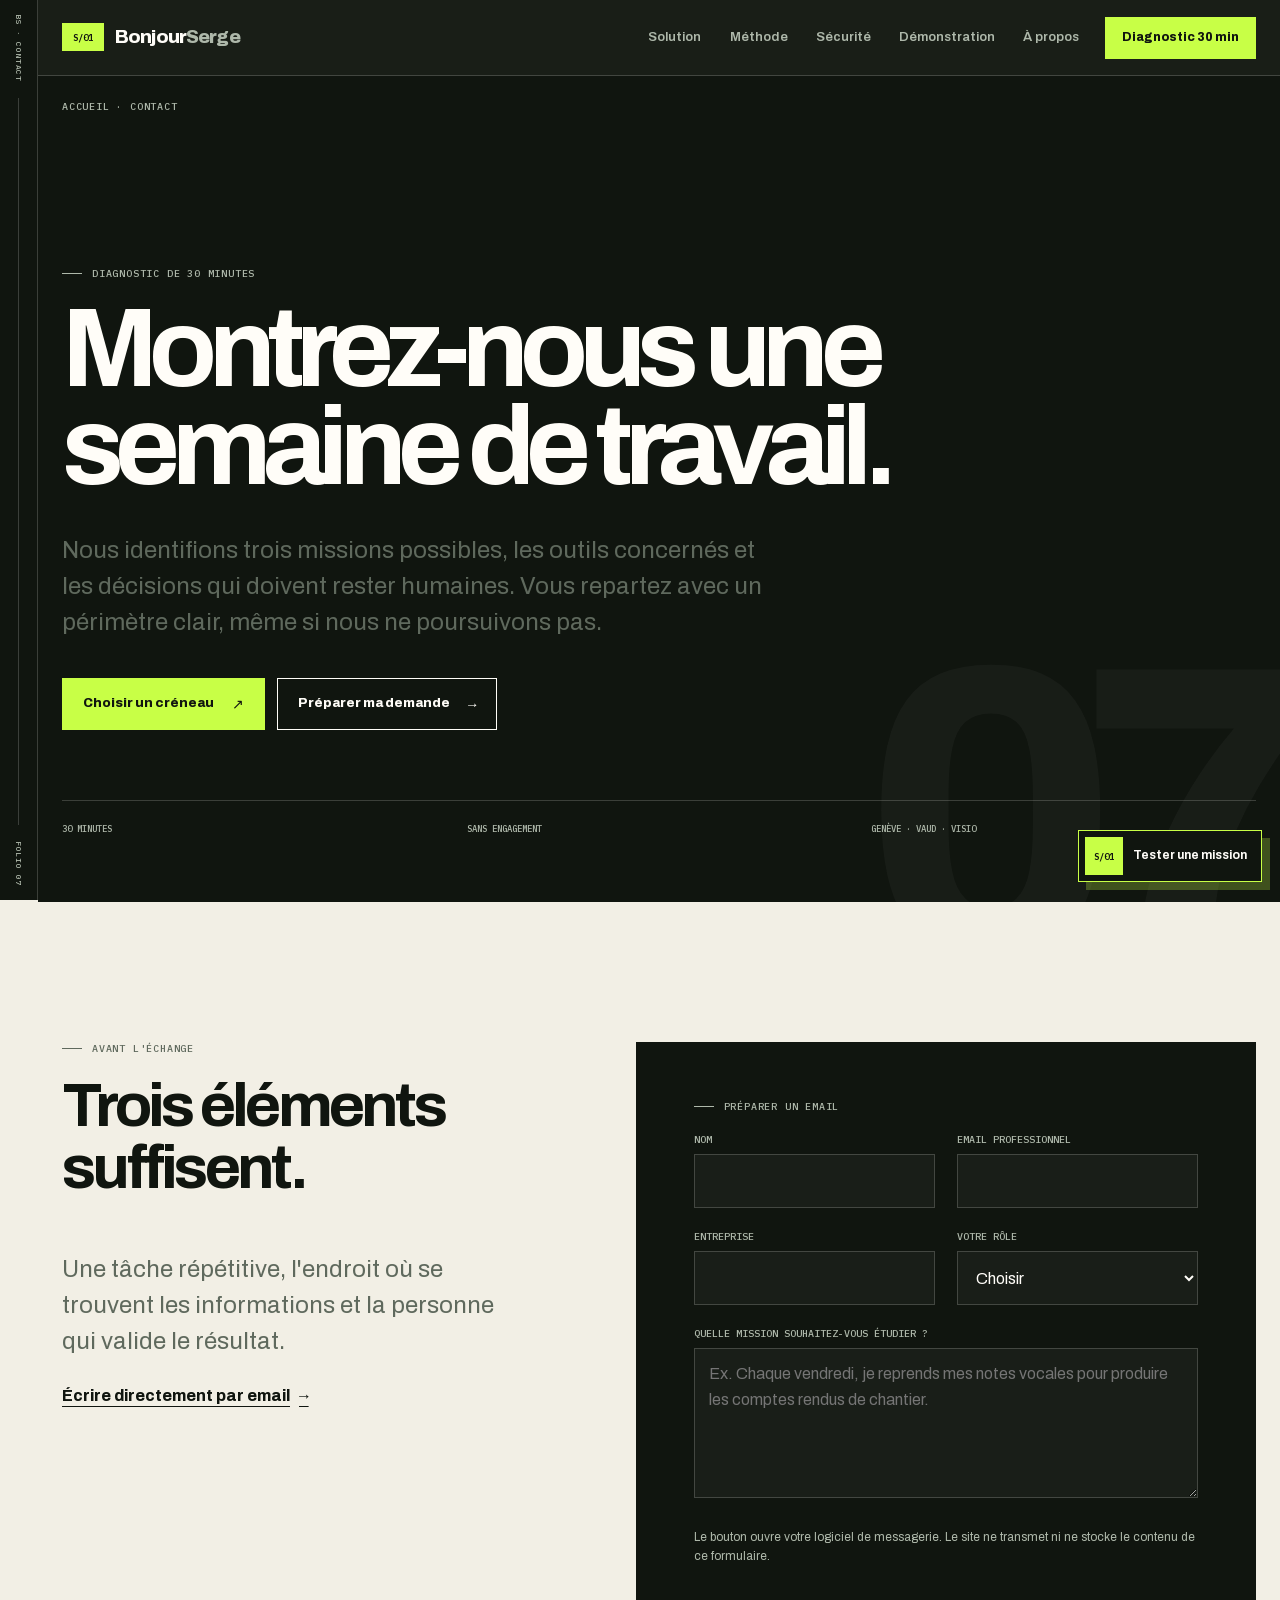
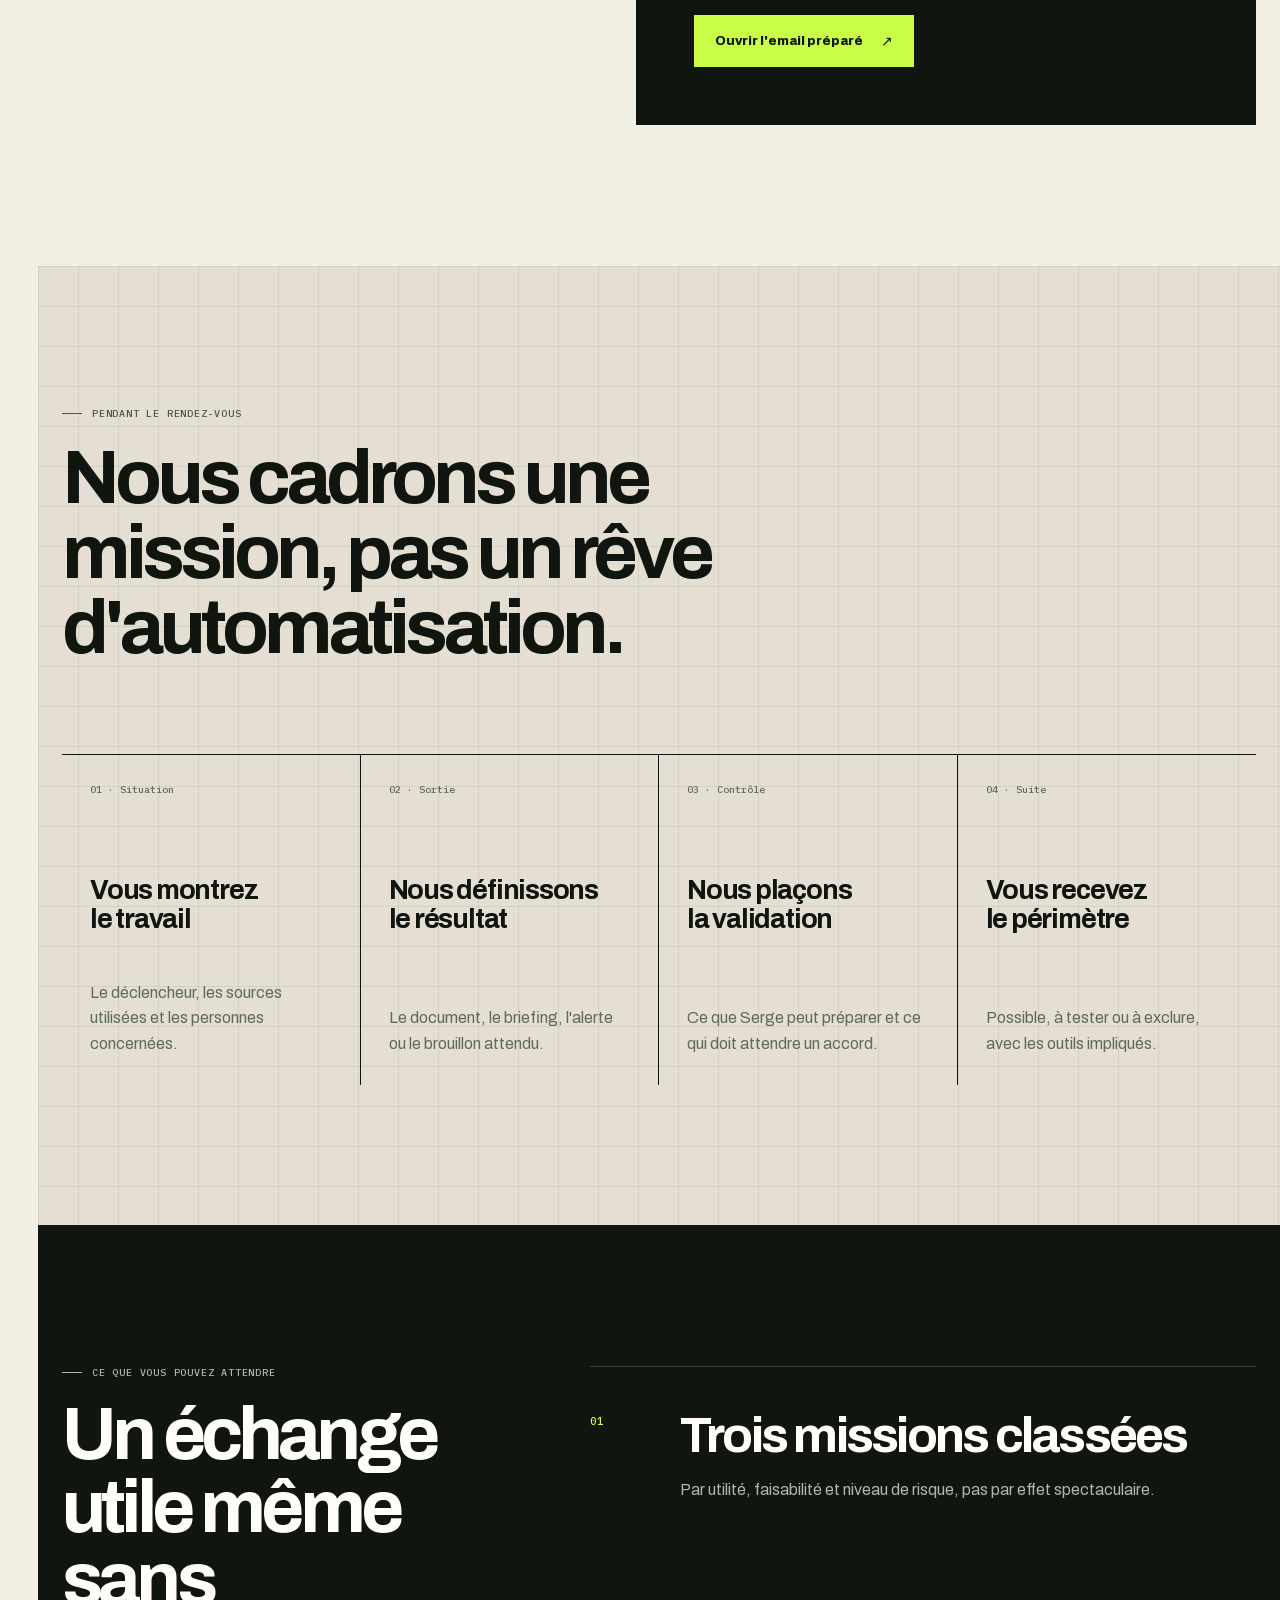
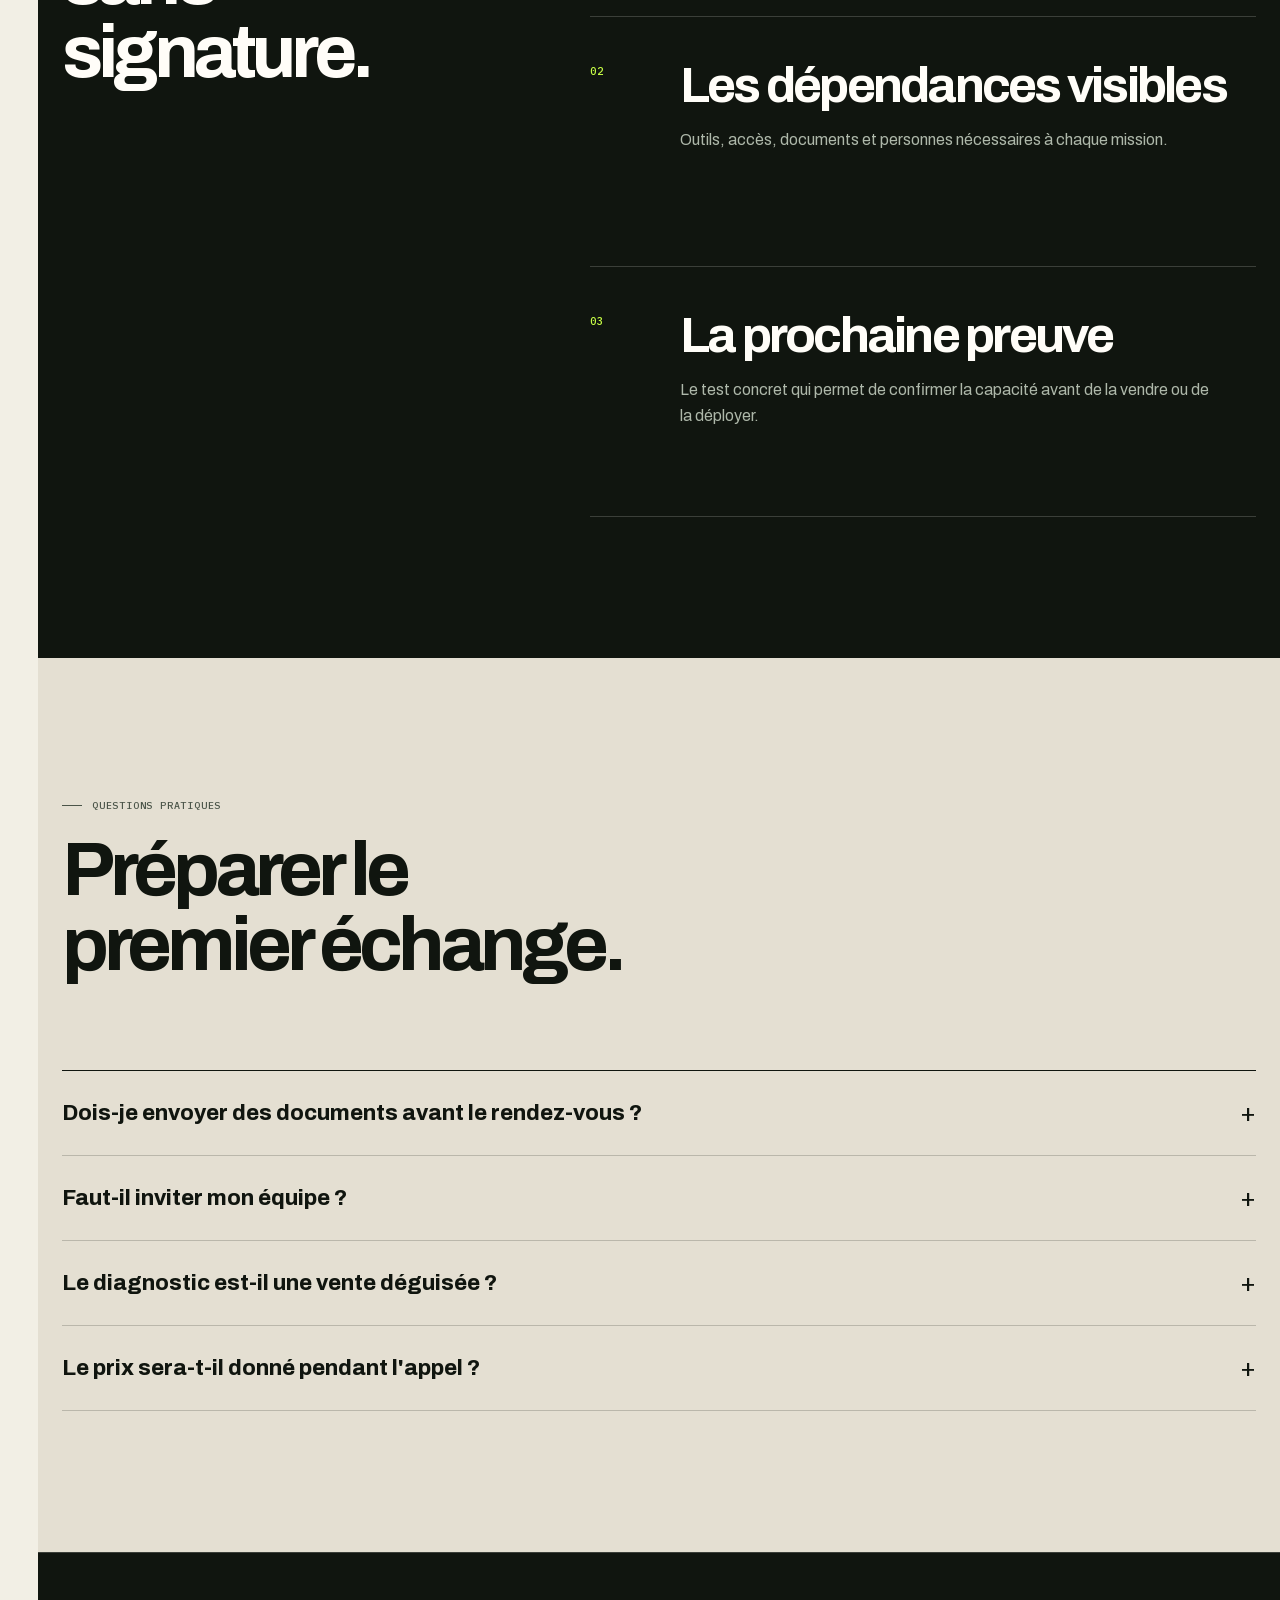
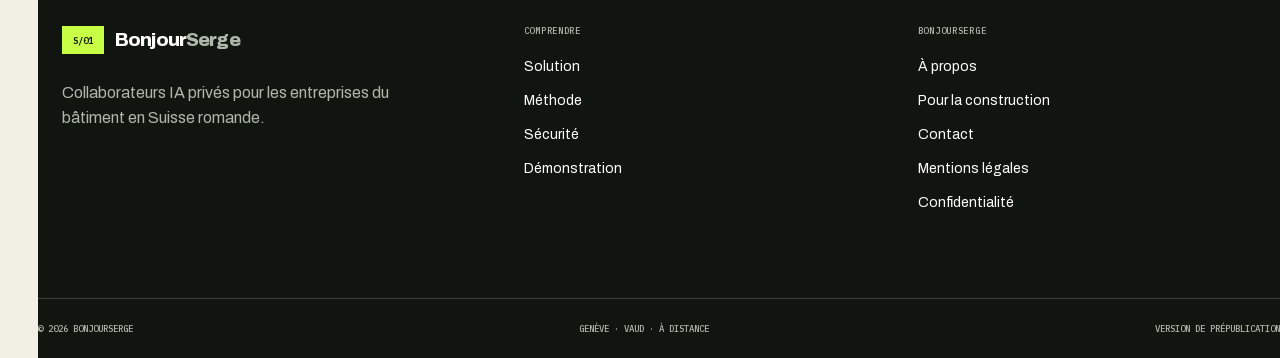
<file: contact.html>
<!doctype html>
<html lang="fr-CH">
<head>
  <meta charset="utf-8"><meta name="viewport" content="width=device-width, initial-scale=1">
  <meta name="description" content="Réservez un diagnostic BonjourSerge de 30 minutes pour identifier trois missions utiles dans votre entreprise du bâtiment.">
  <meta name="theme-color" content="#10150f"><meta name="robots" content="index, follow, max-image-preview:large"><link rel="canonical" href="https://bonjourserge.ch/contact.html">
  <meta property="og:type" content="website"><meta property="og:locale" content="fr_CH"><meta property="og:title" content="Diagnostic BonjourSerge"><meta property="og:description" content="Montrez une semaine de travail. Identifions les trois premières missions de Serge."><meta property="og:url" content="https://bonjourserge.ch/contact.html">
  <meta property="og:site_name" content="BonjourSerge"><meta property="og:image" content="https://bonjourserge.ch/og-bonjourserge.png"><meta property="og:image:width" content="1200"><meta property="og:image:height" content="630"><meta property="og:image:alt" content="BonjourSerge, le bureau avance avec vos chantiers"><meta name="twitter:card" content="summary_large_image">
  <title>Réserver un diagnostic BonjourSerge</title>
  <link rel="icon" href="favicon.svg" type="image/svg+xml"><link rel="manifest" href="site.webmanifest"><link rel="preload" href="fonts/archivo-latin-400-800.woff2" as="font" type="font/woff2" crossorigin>
  <link rel="stylesheet" href="site-v2.css">
  <script type="application/ld+json">{"@context":"https://schema.org","@type":"ContactPage","name":"Diagnostic BonjourSerge","url":"https://bonjourserge.ch/contact.html","about":{"@type":"Organization","name":"BonjourSerge"}}</script>
</head>
<body data-page="contact">
  <a class="skip-link" href="#contenu">Aller au contenu</a><aside class="site-rail" aria-hidden="true"><span class="rail-code">BS · CONTACT</span><span class="rail-track"><span class="rail-progress"></span></span><span class="rail-page">Folio 07</span></aside>
  <header class="site-header"><div class="header-inner"><a class="brand" href="index.html"><span class="brand-mark" aria-hidden="true">S/01</span><span class="brand-name">Bonjour<span>Serge</span></span></a><button class="menu-toggle" type="button" aria-expanded="false" aria-controls="site-nav" aria-label="Ouvrir le menu"><span class="menu-toggle-lines" aria-hidden="true"></span></button><nav class="site-nav" id="site-nav" aria-label="Navigation principale"><a href="solution.html" data-nav="solution">Solution</a><a href="methode.html" data-nav="methode">Méthode</a><a href="securite.html" data-nav="securite">Sécurité</a><a href="demonstration.html" data-nav="demonstration">Démonstration</a><a href="a-propos.html" data-nav="a-propos">À propos</a></nav><a class="header-cta" href="contact.html">Diagnostic 30 min</a></div></header>
  <main id="contenu">
    <div class="dark"><div class="container breadcrumb"><a href="index.html">Accueil</a> · Contact</div></div>
    <section class="page-hero" data-folio="07"><div class="container"><p class="eyebrow">Diagnostic de 30 minutes</p><h1>Montrez-nous une semaine de travail.</h1><p class="lead">Nous identifions trois missions possibles, les outils concernés et les décisions qui doivent rester humaines. Vous repartez avec un périmètre clair, même si nous ne poursuivons pas.</p><div class="actions"><a class="button button-signal" href="https://calendly.com/growth_agency/appel-strategique" target="_blank" rel="noopener">Choisir un créneau</a><a class="button button-ghost button-internal" href="#preparer">Préparer ma demande</a></div><div class="page-meta"><span>30 minutes</span><span>Sans engagement</span><span>Genève · Vaud · Visio</span></div></div></section>

    <section class="section" id="preparer" aria-labelledby="preparer-title"><div class="container contact-layout"><aside class="contact-aside reveal"><p class="eyebrow">Avant l'échange</p><h2 id="preparer-title">Trois éléments suffisent.</h2><p class="lead">Une tâche répétitive, l'endroit où se trouvent les informations et la personne qui valide le résultat.</p><p><a class="text-link" href="mailto:contact@growthagency-management.com?subject=BonjourSerge%20-%20Diagnostic">Écrire directement par email</a></p></aside>
      <form class="contact-form reveal" id="contact-form"><p class="eyebrow">Préparer un email</p><div class="field-grid"><div class="field"><label for="nom">Nom</label><input id="nom" name="nom" type="text" autocomplete="name" required></div><div class="field"><label for="email">Email professionnel</label><input id="email" name="email" type="email" autocomplete="email" required></div></div><div class="field-grid"><div class="field"><label for="entreprise">Entreprise</label><input id="entreprise" name="entreprise" type="text" autocomplete="organization" required></div><div class="field"><label for="role">Votre rôle</label><select id="role" name="role" required><option value="">Choisir</option><option>Direction</option><option>Direction des opérations</option><option>Architecture ou ingénierie</option><option>Conduite de travaux</option><option>Responsable technique</option><option>Autre</option></select></div></div><div class="field"><label for="mission">Quelle mission souhaitez-vous étudier ?</label><textarea id="mission" name="mission" placeholder="Ex. Chaque vendredi, je reprends mes notes vocales pour produire les comptes rendus de chantier." required></textarea></div><p class="form-note">Le bouton ouvre votre logiciel de messagerie. Le site ne transmet ni ne stocke le contenu de ce formulaire.</p><p class="form-status" id="form-status" role="status" aria-live="polite"></p><button class="button button-signal" type="submit">Ouvrir l'email préparé</button></form>
    </div></section>

    <section class="section paper-deep blueprint" aria-labelledby="rendezvous-title"><div class="container"><div class="section-heading reveal"><p class="eyebrow">Pendant le rendez-vous</p><h2 id="rendezvous-title">Nous cadrons une mission, pas un rêve d'automatisation.</h2></div><div class="process-line"><article class="process-step reveal"><span>01 · Situation</span><h3>Vous montrez le travail</h3><p>Le déclencheur, les sources utilisées et les personnes concernées.</p></article><article class="process-step reveal"><span>02 · Sortie</span><h3>Nous définissons le résultat</h3><p>Le document, le briefing, l'alerte ou le brouillon attendu.</p></article><article class="process-step reveal"><span>03 · Contrôle</span><h3>Nous plaçons la validation</h3><p>Ce que Serge peut préparer et ce qui doit attendre un accord.</p></article><article class="process-step reveal"><span>04 · Suite</span><h3>Vous recevez le périmètre</h3><p>Possible, à tester ou à exclure, avec les outils impliqués.</p></article></div></div></section>

    <section class="section dark" aria-labelledby="attendre-title"><div class="container outcome-layout"><div class="outcome-sticky reveal"><p class="eyebrow">Ce que vous pouvez attendre</p><h2 id="attendre-title">Un échange utile même sans signature.</h2></div><div class="outcome-list"><article class="outcome-item reveal"><span>01</span><h3>Trois missions classées</h3><p>Par utilité, faisabilité et niveau de risque, pas par effet spectaculaire.</p></article><article class="outcome-item reveal"><span>02</span><h3>Les dépendances visibles</h3><p>Outils, accès, documents et personnes nécessaires à chaque mission.</p></article><article class="outcome-item reveal"><span>03</span><h3>La prochaine preuve</h3><p>Le test concret qui permet de confirmer la capacité avant de la vendre ou de la déployer.</p></article></div></div></section>

    <section class="section paper-deep" aria-labelledby="faq-title"><div class="container"><div class="section-heading reveal"><p class="eyebrow">Questions pratiques</p><h2 id="faq-title">Préparer le premier échange.</h2></div><div class="faq"><details><summary>Dois-je envoyer des documents avant le rendez-vous ?</summary><p>Non. Commencez par décrire la tâche. Si un document est nécessaire, nous définirons ensuite une copie adaptée au test.</p></details><details><summary>Faut-il inviter mon équipe ?</summary><p>La personne qui réalise réellement la tâche apporte souvent le détail le plus utile. Elle peut rejoindre une partie de l'échange si nécessaire.</p></details><details><summary>Le diagnostic est-il une vente déguisée ?</summary><p>Il sert à définir le périmètre et les inconnues. Une proposition n'est préparée que si une première mission utile et testable est identifiée.</p></details><details><summary>Le prix sera-t-il donné pendant l'appel ?</summary><p>Le prix Suisse dépend encore du nombre d'outils, des compétences à créer et du suivi. Le périmètre est chiffré après le diagnostic.</p></details></div></div></section>
  </main>
  <footer class="site-footer"><div class="container footer-main"><div class="footer-intro"><a class="brand" href="index.html"><span class="brand-mark" aria-hidden="true">S/01</span><span class="brand-name">Bonjour<span>Serge</span></span></a><p>Collaborateurs IA privés pour les entreprises du bâtiment en Suisse romande.</p></div><div class="footer-column"><h2>Comprendre</h2><a href="solution.html">Solution</a><a href="methode.html">Méthode</a><a href="securite.html">Sécurité</a><a href="demonstration.html">Démonstration</a></div><div class="footer-column"><h2>BonjourSerge</h2><a href="a-propos.html">À propos</a><a href="construction.html">Pour la construction</a><a href="contact.html">Contact</a><a href="mentions-legales.html">Mentions légales</a><a href="confidentialite.html">Confidentialité</a></div></div><div class="container footer-bottom"><span>© <span data-year></span> BonjourSerge</span><span>Genève · Vaud · À distance</span><span>Version de prépublication</span></div></footer><script src="site-v2.js" defer></script>
</body></html>
</file>
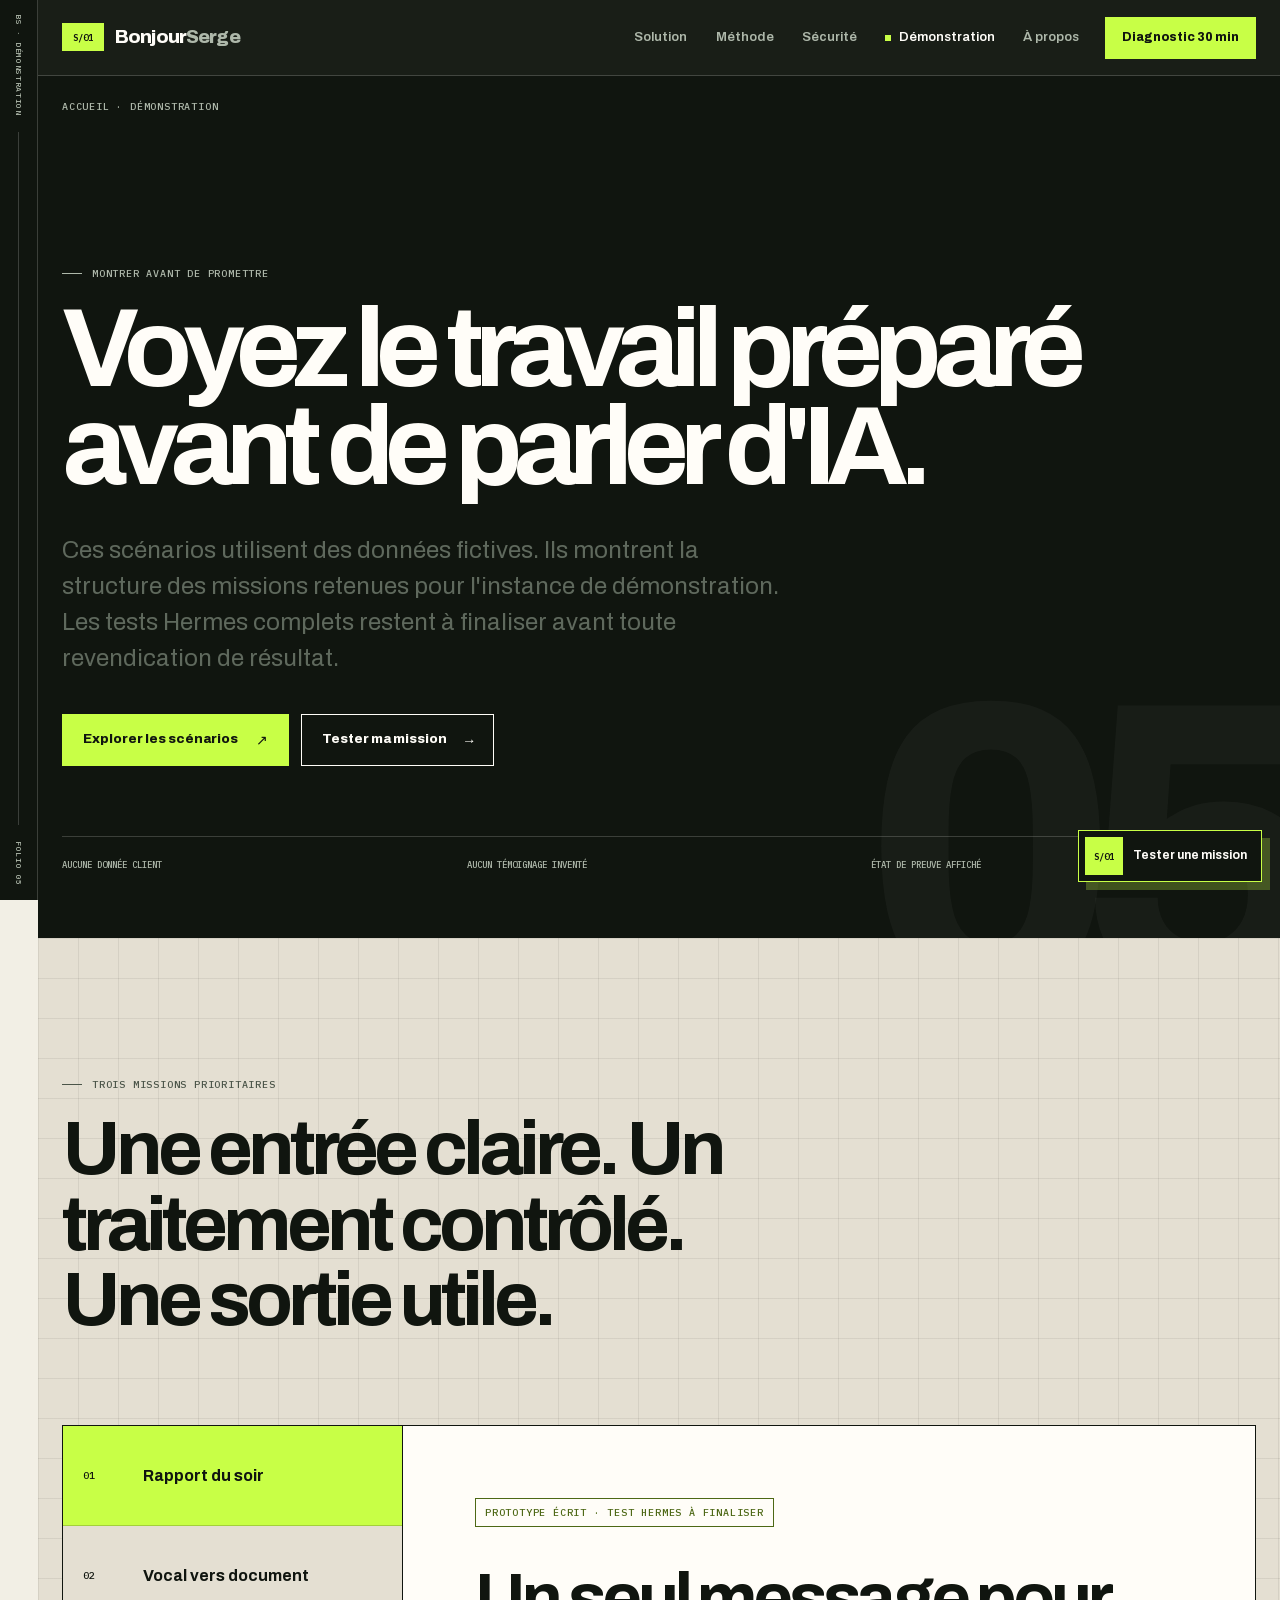
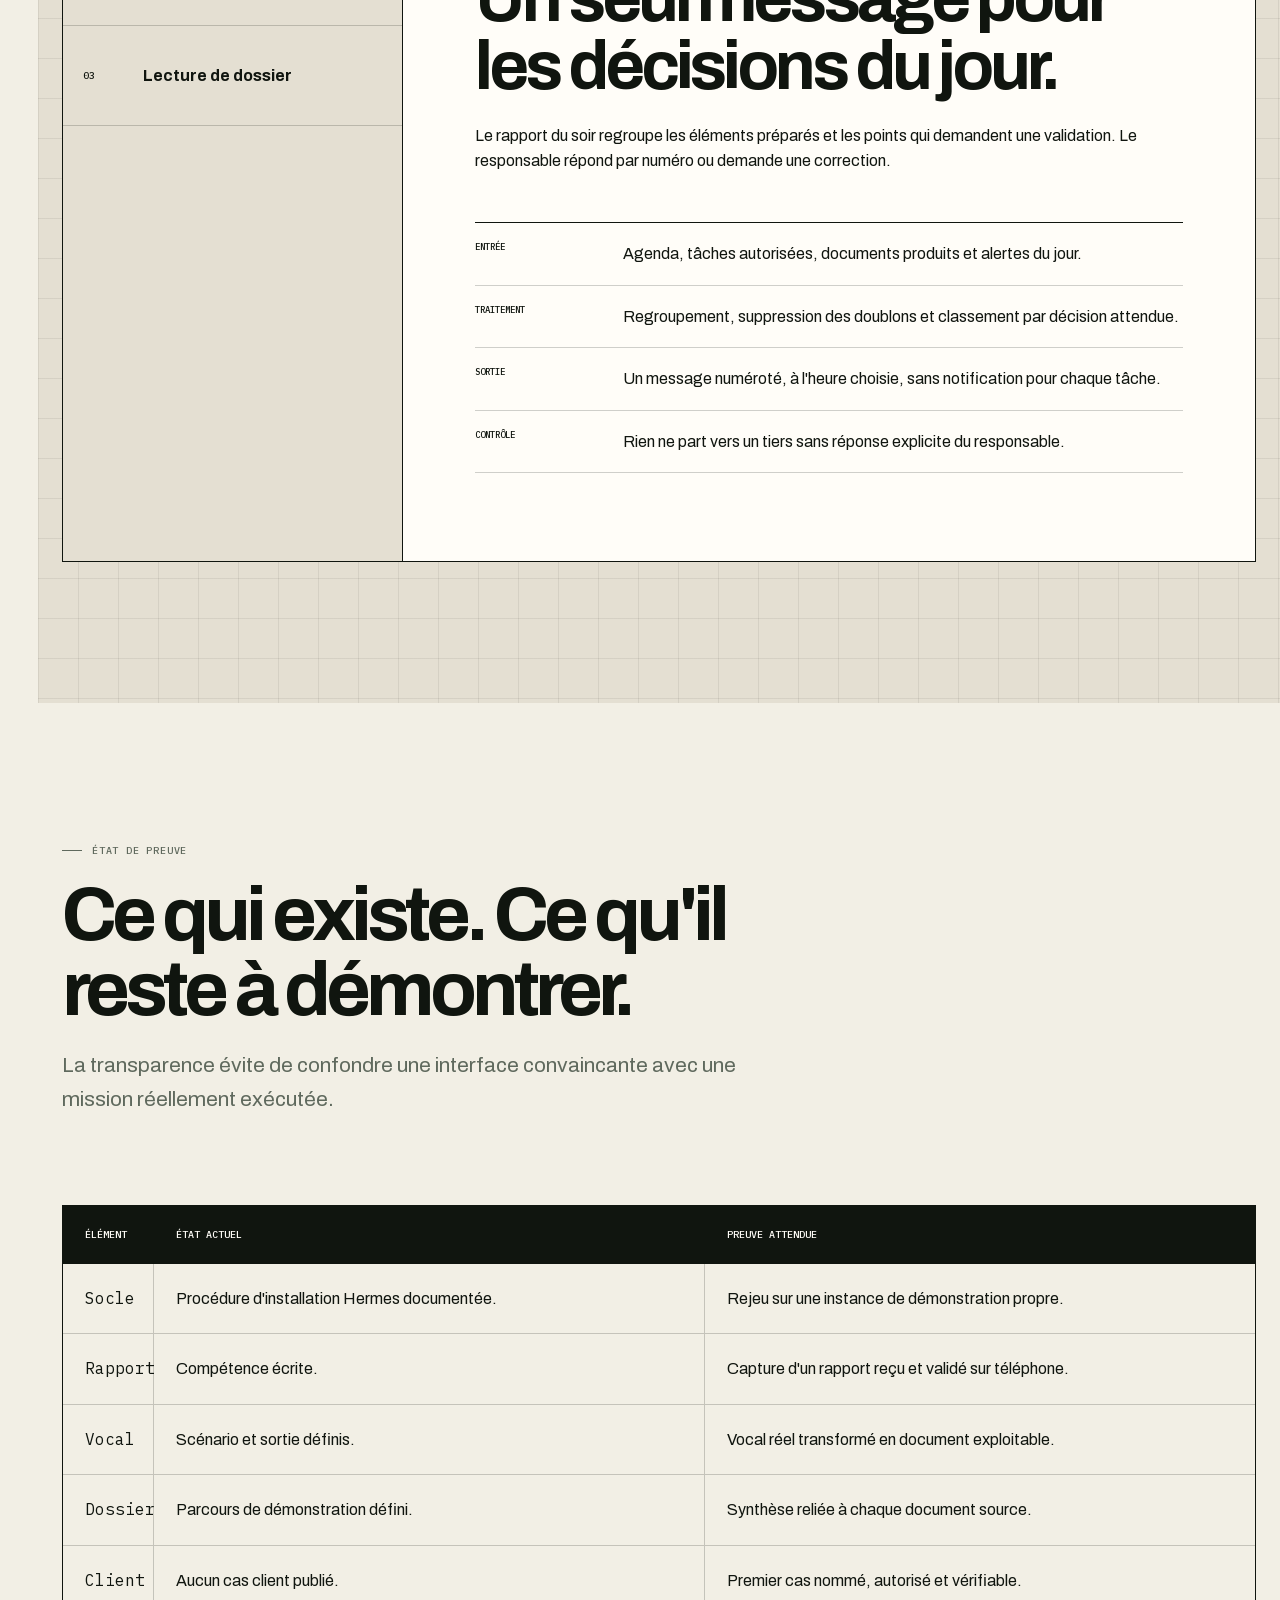
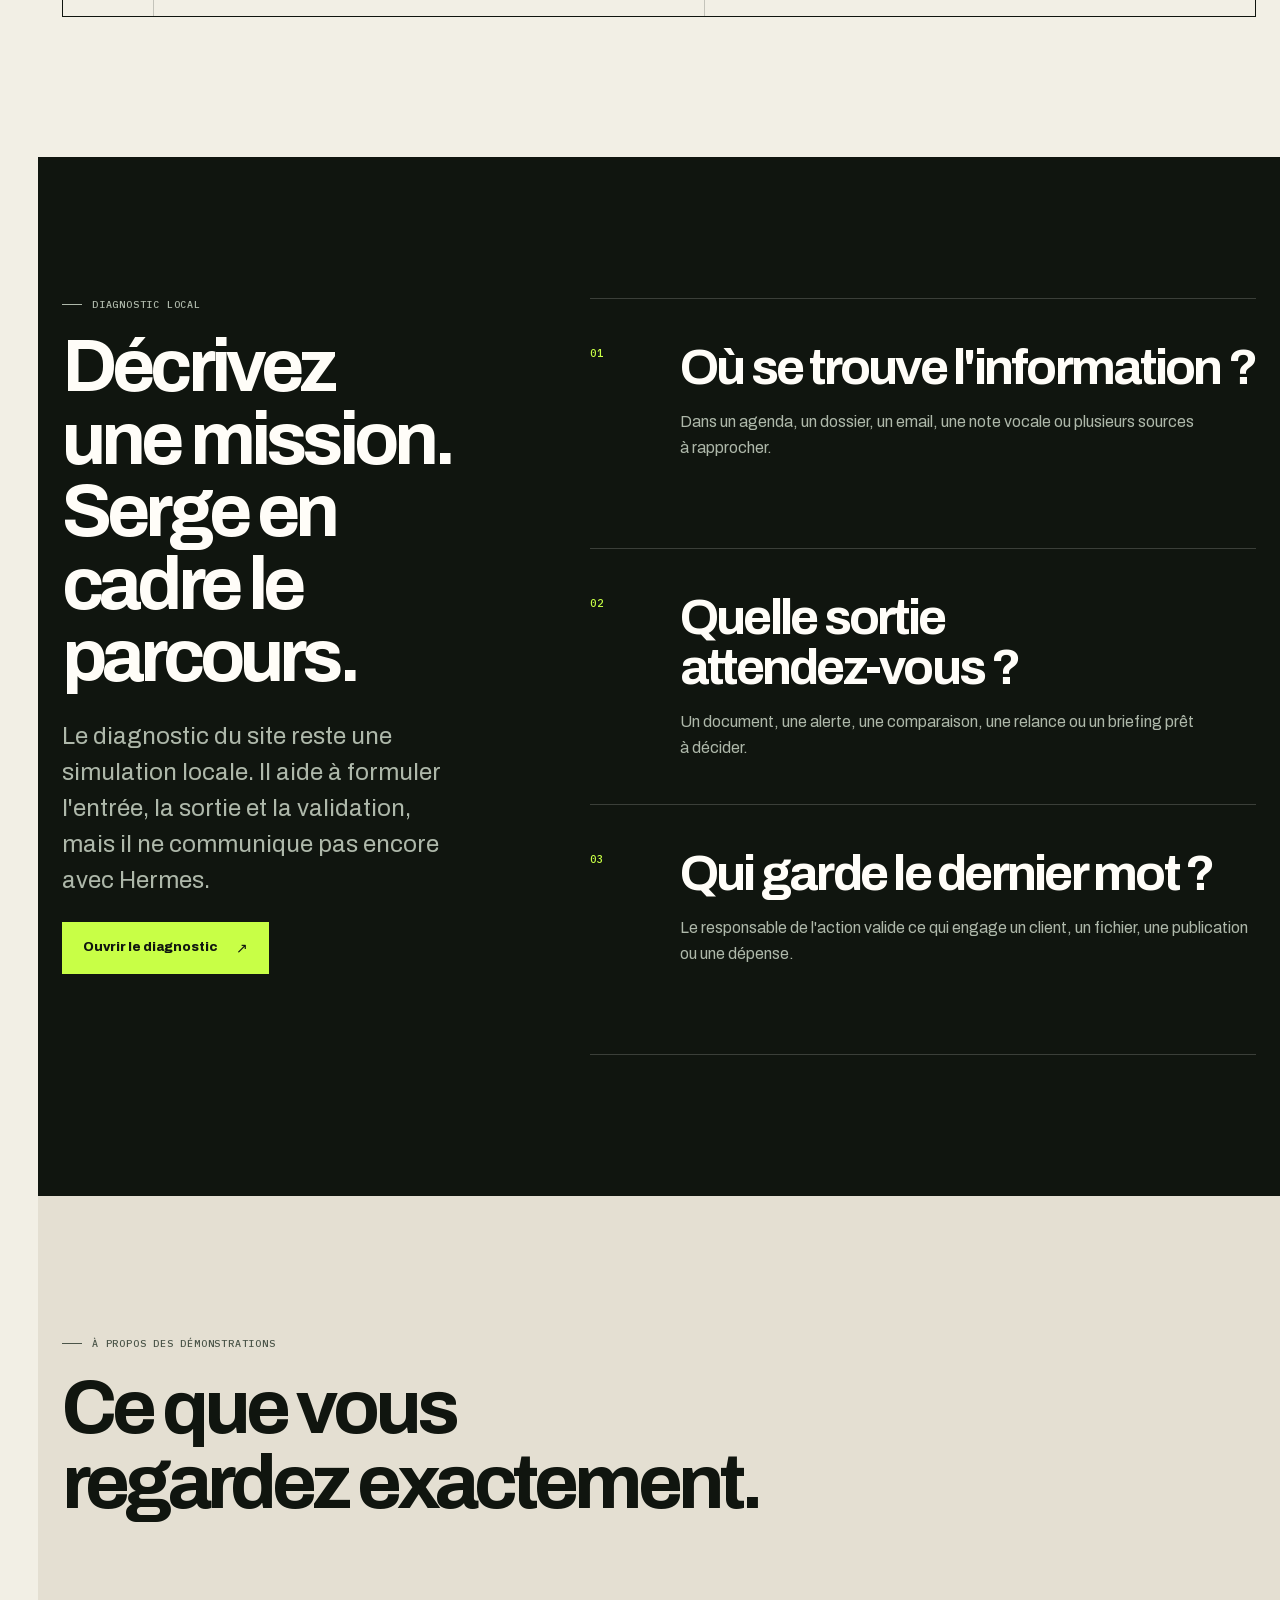
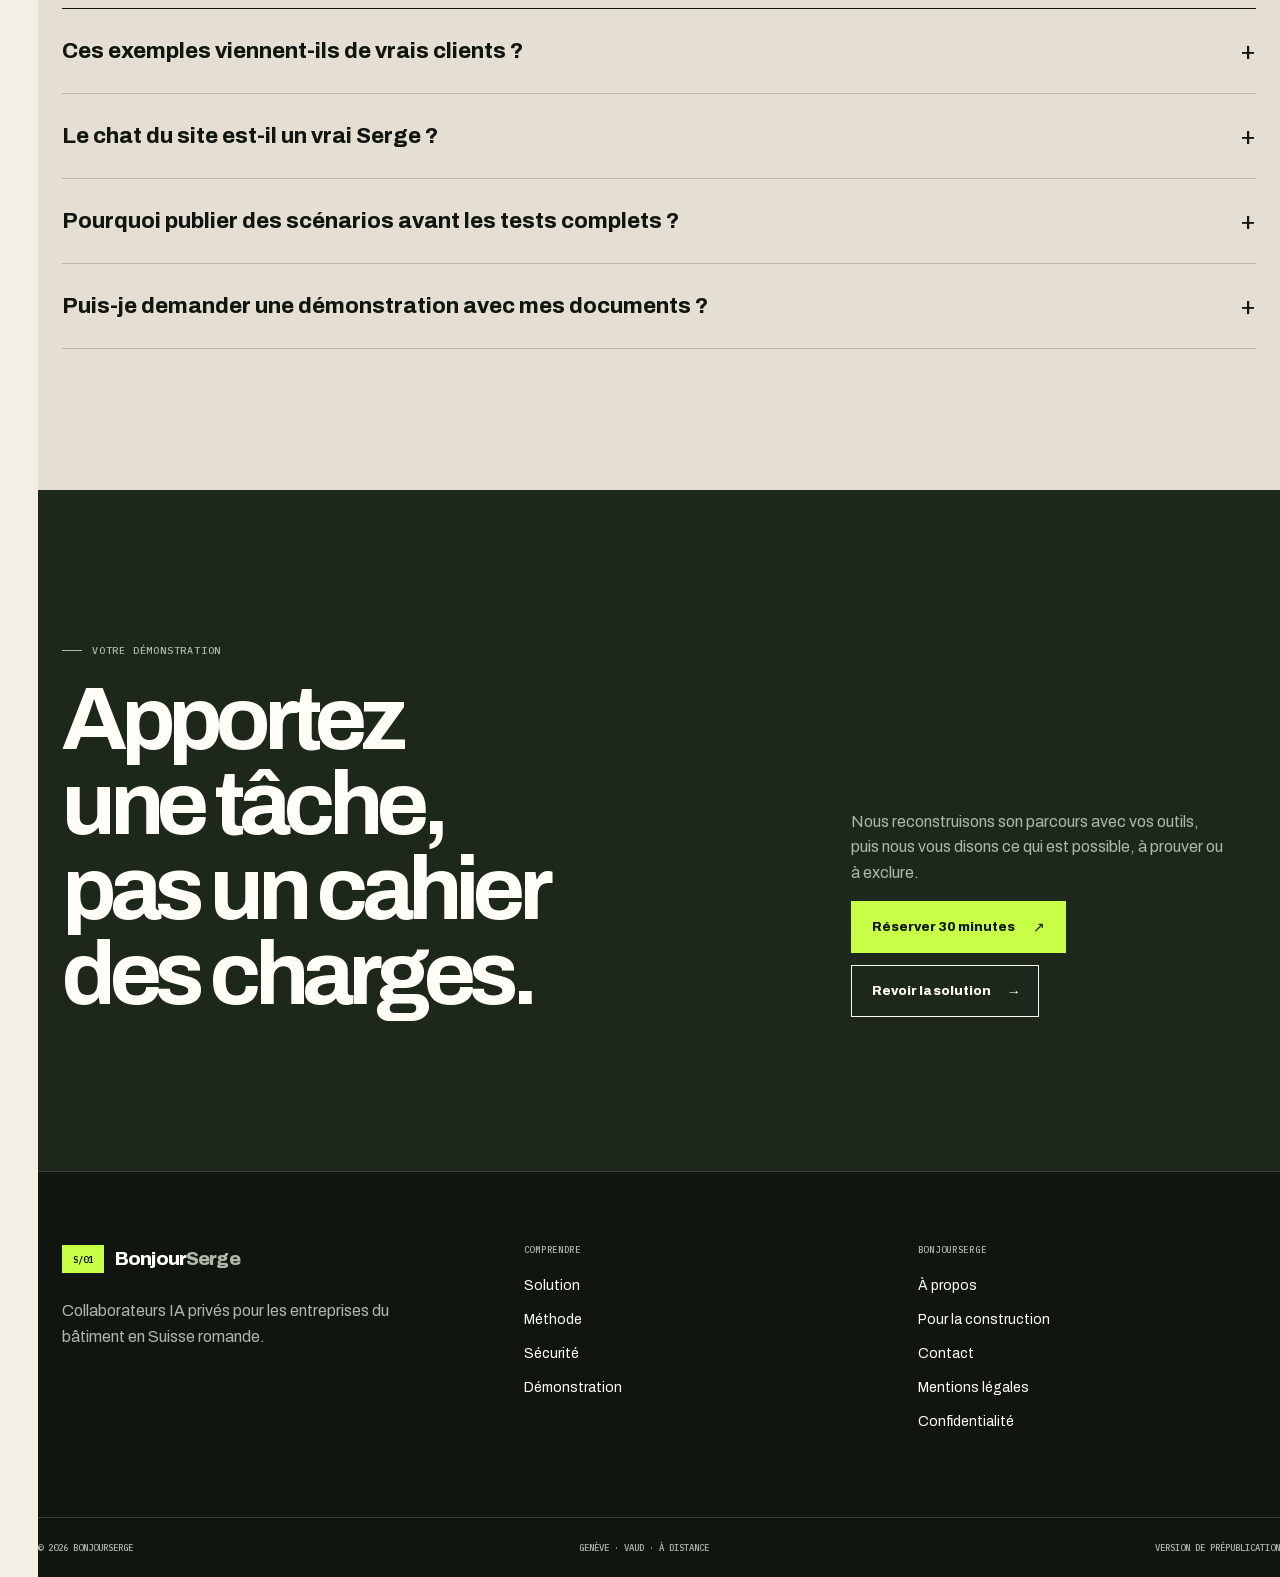
<file: demonstration.html>
<!doctype html>
<html lang="fr-CH">
<head>
  <meta charset="utf-8"><meta name="viewport" content="width=device-width, initial-scale=1">
  <meta name="description" content="Explorez trois scénarios BonjourSerge pour le bâtiment : rapport du soir, vocal vers compte rendu et lecture de dossier.">
  <meta name="theme-color" content="#10150f"><meta name="robots" content="index, follow, max-image-preview:large"><link rel="canonical" href="https://bonjourserge.ch/demonstration.html">
  <meta property="og:type" content="website"><meta property="og:locale" content="fr_CH"><meta property="og:title" content="Démonstration BonjourSerge"><meta property="og:description" content="Trois scénarios clairement documentés, sans faux client ni faux résultat."><meta property="og:url" content="https://bonjourserge.ch/demonstration.html">
  <meta property="og:site_name" content="BonjourSerge"><meta property="og:image" content="https://bonjourserge.ch/og-bonjourserge.png"><meta property="og:image:width" content="1200"><meta property="og:image:height" content="630"><meta property="og:image:alt" content="BonjourSerge, le bureau avance avec vos chantiers"><meta name="twitter:card" content="summary_large_image">
  <title>Démonstration de Serge pour le bâtiment | BonjourSerge</title>
  <link rel="icon" href="favicon.svg" type="image/svg+xml"><link rel="manifest" href="site.webmanifest"><link rel="preload" href="fonts/archivo-latin-400-800.woff2" as="font" type="font/woff2" crossorigin>
  <link rel="stylesheet" href="site-v2.css">
</head>
<body data-page="demonstration">
  <a class="skip-link" href="#contenu">Aller au contenu</a><aside class="site-rail" aria-hidden="true"><span class="rail-code">BS · DÉMONSTRATION</span><span class="rail-track"><span class="rail-progress"></span></span><span class="rail-page">Folio 05</span></aside>
  <header class="site-header"><div class="header-inner"><a class="brand" href="index.html"><span class="brand-mark" aria-hidden="true">S/01</span><span class="brand-name">Bonjour<span>Serge</span></span></a><button class="menu-toggle" type="button" aria-expanded="false" aria-controls="site-nav" aria-label="Ouvrir le menu"><span class="menu-toggle-lines" aria-hidden="true"></span></button><nav class="site-nav" id="site-nav" aria-label="Navigation principale"><a href="solution.html" data-nav="solution">Solution</a><a href="methode.html" data-nav="methode">Méthode</a><a href="securite.html" data-nav="securite">Sécurité</a><a href="demonstration.html" data-nav="demonstration">Démonstration</a><a href="a-propos.html" data-nav="a-propos">À propos</a></nav><a class="header-cta" href="contact.html">Diagnostic 30 min</a></div></header>
  <main id="contenu">
    <div class="dark"><div class="container breadcrumb"><a href="index.html">Accueil</a> · Démonstration</div></div>
    <section class="page-hero" data-folio="05"><div class="container"><p class="eyebrow">Montrer avant de promettre</p><h1>Voyez le travail préparé avant de parler d'IA.</h1><p class="lead">Ces scénarios utilisent des données fictives. Ils montrent la structure des missions retenues pour l'instance de démonstration. Les tests Hermes complets restent à finaliser avant toute revendication de résultat.</p><div class="actions"><a class="button button-signal" href="#scenarios">Explorer les scénarios</a><button class="button button-ghost button-internal" type="button" data-open-diagnostic>Tester ma mission</button></div><div class="page-meta"><span>Aucune donnée client</span><span>Aucun témoignage inventé</span><span>État de preuve affiché</span></div></div></section>

    <section class="section paper-deep blueprint" id="scenarios" aria-labelledby="scenarios-title"><div class="container"><div class="section-heading reveal"><p class="eyebrow">Trois missions prioritaires</p><h2 id="scenarios-title">Une entrée claire. Un traitement contrôlé. Une sortie utile.</h2></div>
      <div class="demo-tabs reveal">
        <div class="demo-tablist" role="tablist" aria-label="Scénarios Serge">
          <button class="demo-tab" type="button" role="tab" id="tab-rapport" aria-selected="true" aria-controls="panel-rapport"><span>01</span><strong>Rapport du soir</strong></button>
          <button class="demo-tab" type="button" role="tab" id="tab-vocal" aria-selected="false" aria-controls="panel-vocal" tabindex="-1"><span>02</span><strong>Vocal vers document</strong></button>
          <button class="demo-tab" type="button" role="tab" id="tab-dossier" aria-selected="false" aria-controls="panel-dossier" tabindex="-1"><span>03</span><strong>Lecture de dossier</strong></button>
        </div>
        <section class="demo-panel" id="panel-rapport" role="tabpanel" aria-labelledby="tab-rapport"><span class="status-tag">Prototype écrit · Test Hermes à finaliser</span><h2>Un seul message pour les décisions du jour.</h2><p>Le rapport du soir regroupe les éléments préparés et les points qui demandent une validation. Le responsable répond par numéro ou demande une correction.</p><dl class="demo-flow"><div><dt>Entrée</dt><dd>Agenda, tâches autorisées, documents produits et alertes du jour.</dd></div><div><dt>Traitement</dt><dd>Regroupement, suppression des doublons et classement par décision attendue.</dd></div><div><dt>Sortie</dt><dd>Un message numéroté, à l'heure choisie, sans notification pour chaque tâche.</dd></div><div><dt>Contrôle</dt><dd>Rien ne part vers un tiers sans réponse explicite du responsable.</dd></div></dl></section>
        <section class="demo-panel" id="panel-vocal" role="tabpanel" aria-labelledby="tab-vocal" hidden><span class="status-tag">Scénario défini · Test de bout en bout à finaliser</span><h2>Un vocal devient un compte rendu exploitable.</h2><p>Le responsable décrit une réunion ou une visite. Serge transforme la matière brute dans le modèle retenu par l'entreprise.</p><dl class="demo-flow"><div><dt>Entrée</dt><dd>Note vocale, transcription ou notes de réunion.</dd></div><div><dt>Traitement</dt><dd>Extraction des décisions, responsables, échéances et points à vérifier.</dd></div><div><dt>Sortie</dt><dd>Document structuré dans le dossier de démonstration prévu.</dd></div><div><dt>Contrôle</dt><dd>Le document reste en brouillon jusqu'à la relecture humaine.</dd></div></dl></section>
        <section class="demo-panel" id="panel-dossier" role="tabpanel" aria-labelledby="tab-dossier" hidden><span class="status-tag">Scénario défini · Sources fictives</span><h2>Un dossier devient une liste d'actions sourcée.</h2><p>Serge parcourt les pièces accessibles, extrait les demandes et relie chaque point au document dont il provient.</p><dl class="demo-flow"><div><dt>Entrée</dt><dd>Règlement, plans, annexes et documents administratifs du scénario.</dd></div><div><dt>Traitement</dt><dd>Repérage des exigences, dates, pièces présentes et éléments manquants.</dd></div><div><dt>Sortie</dt><dd>Checklist, questions à clarifier et références vers les pièces concernées.</dd></div><div><dt>Contrôle</dt><dd>La décision de répondre et le contenu final restent humains.</dd></div></dl></section>
      </div>
    </div></section>

    <section class="section" aria-labelledby="preuve-title"><div class="container"><div class="section-heading reveal"><p class="eyebrow">État de preuve</p><h2 id="preuve-title">Ce qui existe. Ce qu'il reste à démontrer.</h2><p>La transparence évite de confondre une interface convaincante avec une mission réellement exécutée.</p></div><div class="responsibility-table reveal" role="table" aria-label="État des preuves BonjourSerge">
      <div class="responsibility-row" role="row"><span role="columnheader">Élément</span><span role="columnheader">État actuel</span><span role="columnheader">Preuve attendue</span></div>
      <div class="responsibility-row" role="row"><span role="cell">Socle</span><span role="cell">Procédure d'installation Hermes documentée.</span><span role="cell">Rejeu sur une instance de démonstration propre.</span></div>
      <div class="responsibility-row" role="row"><span role="cell">Rapport</span><span role="cell">Compétence écrite.</span><span role="cell">Capture d'un rapport reçu et validé sur téléphone.</span></div>
      <div class="responsibility-row" role="row"><span role="cell">Vocal</span><span role="cell">Scénario et sortie définis.</span><span role="cell">Vocal réel transformé en document exploitable.</span></div>
      <div class="responsibility-row" role="row"><span role="cell">Dossier</span><span role="cell">Parcours de démonstration défini.</span><span role="cell">Synthèse reliée à chaque document source.</span></div>
      <div class="responsibility-row" role="row"><span role="cell">Client</span><span role="cell">Aucun cas client publié.</span><span role="cell">Premier cas nommé, autorisé et vérifiable.</span></div>
    </div></div></section>

    <section class="section dark" aria-labelledby="essai-title"><div class="container outcome-layout"><div class="outcome-sticky reveal"><p class="eyebrow">Diagnostic local</p><h2 id="essai-title">Décrivez une mission. Serge en cadre le parcours.</h2><p class="lead">Le diagnostic du site reste une simulation locale. Il aide à formuler l'entrée, la sortie et la validation, mais il ne communique pas encore avec Hermes.</p><button class="button button-signal" type="button" data-open-diagnostic>Ouvrir le diagnostic</button></div><div class="outcome-list"><article class="outcome-item reveal"><span>01</span><h3>Où se trouve l'information ?</h3><p>Dans un agenda, un dossier, un email, une note vocale ou plusieurs sources à rapprocher.</p></article><article class="outcome-item reveal"><span>02</span><h3>Quelle sortie attendez-vous ?</h3><p>Un document, une alerte, une comparaison, une relance ou un briefing prêt à décider.</p></article><article class="outcome-item reveal"><span>03</span><h3>Qui garde le dernier mot ?</h3><p>Le responsable de l'action valide ce qui engage un client, un fichier, une publication ou une dépense.</p></article></div></div></section>

    <section class="section paper-deep" aria-labelledby="faq-title"><div class="container"><div class="section-heading reveal"><p class="eyebrow">À propos des démonstrations</p><h2 id="faq-title">Ce que vous regardez exactement.</h2></div><div class="faq"><details><summary>Ces exemples viennent-ils de vrais clients ?</summary><p>Non. Les noms, documents et situations sont fictifs. Aucun résultat client n'est revendiqué dans cette version.</p></details><details><summary>Le chat du site est-il un vrai Serge ?</summary><p>Non. Il utilise des réponses locales préparées et ne transmet aucune donnée à un serveur. La connexion à une instance dédiée viendra après sécurisation du service.</p></details><details><summary>Pourquoi publier des scénarios avant les tests complets ?</summary><p>Ils permettent de montrer le périmètre visé sans prétendre qu'il est déjà prouvé. L'état de chaque preuve reste affiché jusqu'à validation.</p></details><details><summary>Puis-je demander une démonstration avec mes documents ?</summary><p>Oui, après cadrage et avec une copie prévue pour le test. Aucun document sensible ne doit être envoyé par le chat de cette page.</p></details></div></div></section>

    <section class="final-cta" aria-labelledby="cta-title"><div class="container final-cta-grid"><div><p class="eyebrow">Votre démonstration</p><h2 id="cta-title">Apportez une tâche, pas un cahier des charges.</h2></div><div class="final-cta-side"><p>Nous reconstruisons son parcours avec vos outils, puis nous vous disons ce qui est possible, à prouver ou à exclure.</p><div class="actions"><a class="button button-signal" href="contact.html">Réserver 30 minutes</a><a class="button button-ghost button-internal" href="solution.html">Revoir la solution</a></div></div></div></section>
  </main>
  <footer class="site-footer"><div class="container footer-main"><div class="footer-intro"><a class="brand" href="index.html"><span class="brand-mark" aria-hidden="true">S/01</span><span class="brand-name">Bonjour<span>Serge</span></span></a><p>Collaborateurs IA privés pour les entreprises du bâtiment en Suisse romande.</p></div><div class="footer-column"><h2>Comprendre</h2><a href="solution.html">Solution</a><a href="methode.html">Méthode</a><a href="securite.html">Sécurité</a><a href="demonstration.html">Démonstration</a></div><div class="footer-column"><h2>BonjourSerge</h2><a href="a-propos.html">À propos</a><a href="construction.html">Pour la construction</a><a href="contact.html">Contact</a><a href="mentions-legales.html">Mentions légales</a><a href="confidentialite.html">Confidentialité</a></div></div><div class="container footer-bottom"><span>© <span data-year></span> BonjourSerge</span><span>Genève · Vaud · À distance</span><span>Version de prépublication</span></div></footer><script src="site-v2.js" defer></script>
</body></html>
</file>
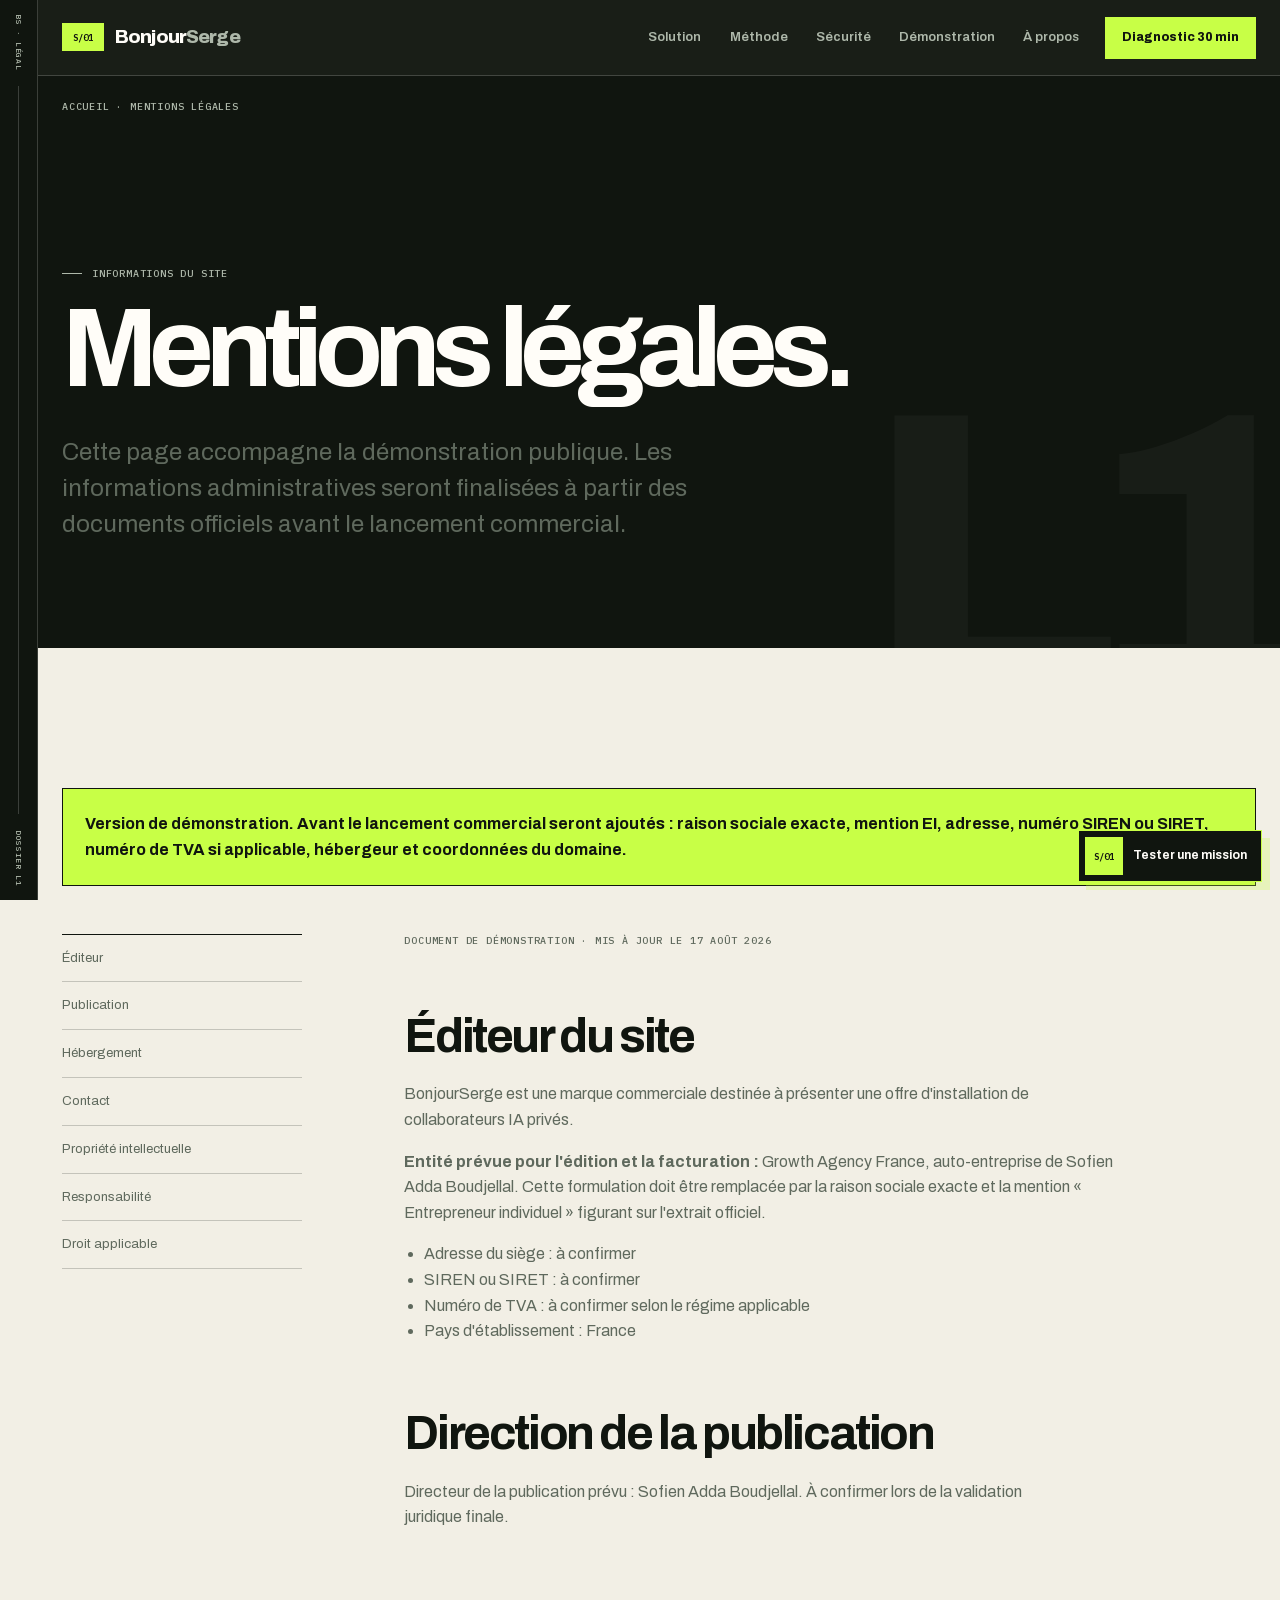
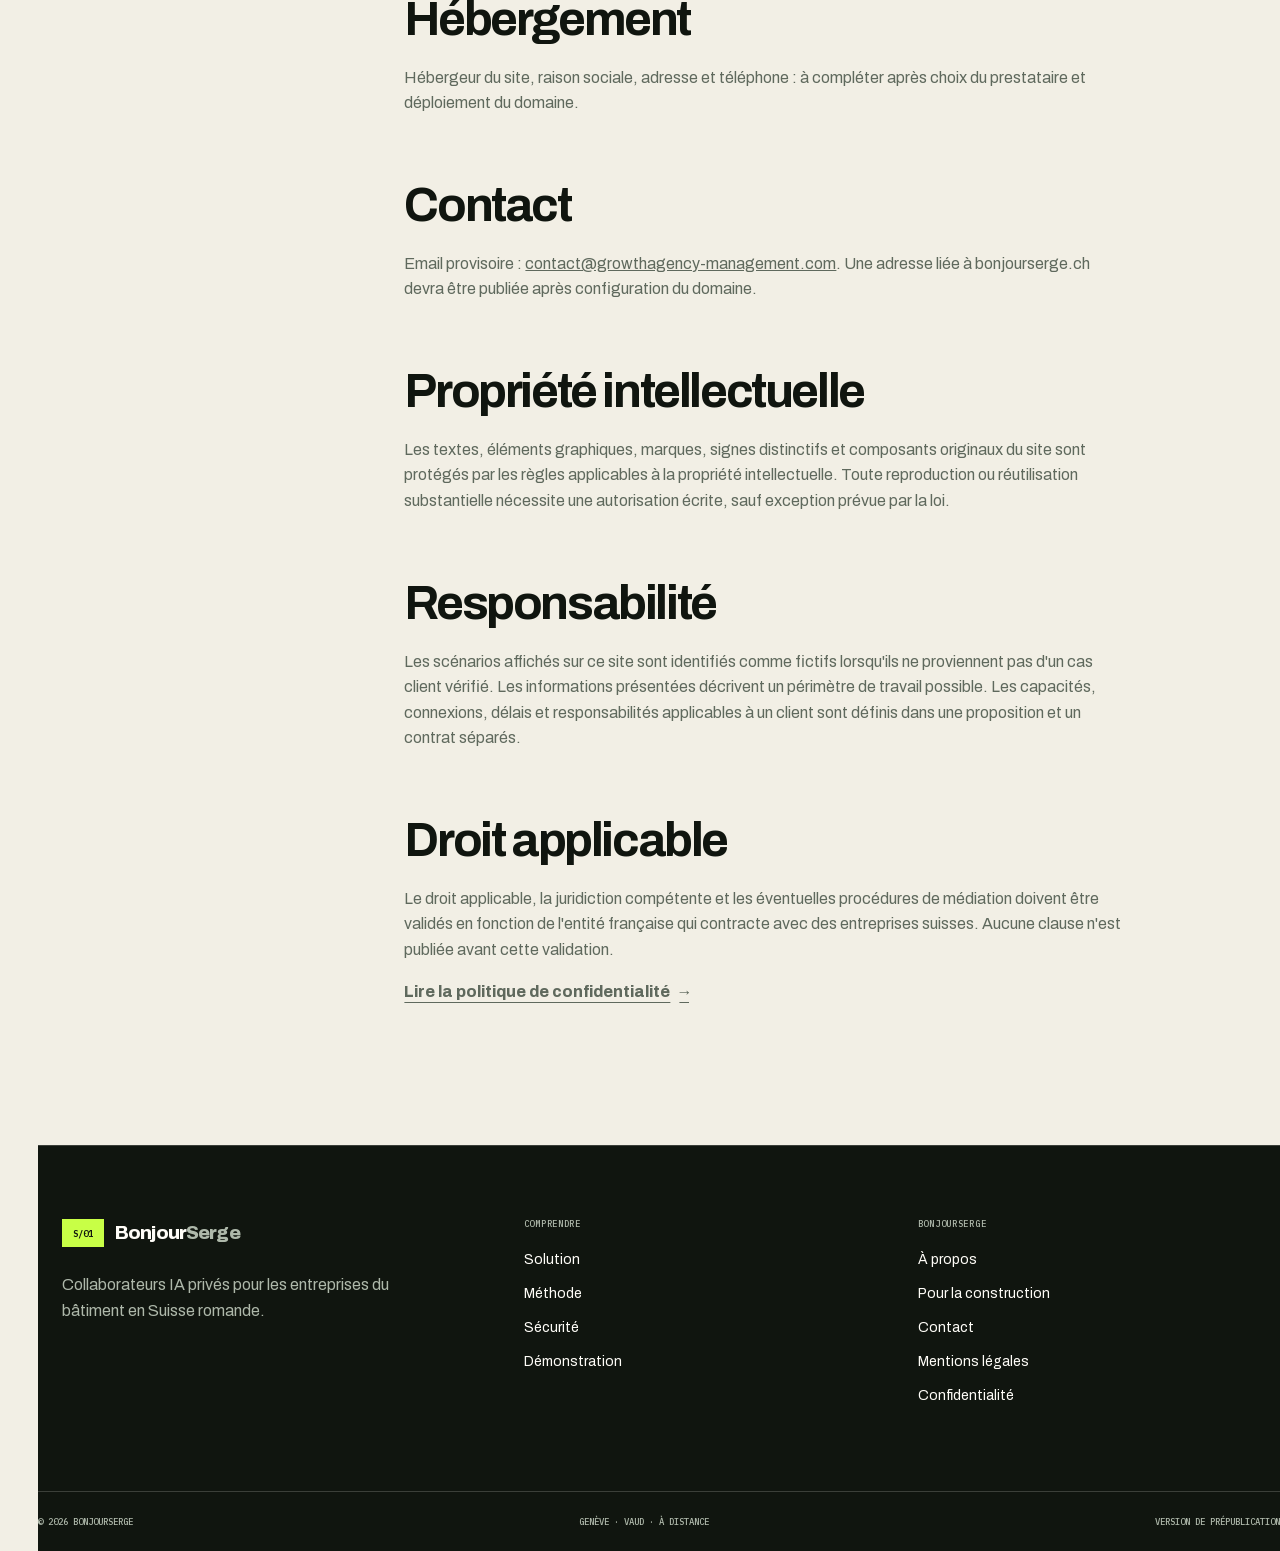
<file: mentions-legales.html>
<!doctype html>
<html lang="fr-CH">
<head>
  <meta charset="utf-8"><meta name="viewport" content="width=device-width, initial-scale=1">
  <meta name="description" content="Mentions légales du site BonjourSerge.">
  <meta name="theme-color" content="#10150f"><meta name="robots" content="noindex, nofollow">
  <title>Mentions légales | BonjourSerge</title>
  <link rel="icon" href="favicon.svg" type="image/svg+xml"><link rel="manifest" href="site.webmanifest"><link rel="preload" href="fonts/archivo-latin-400-800.woff2" as="font" type="font/woff2" crossorigin>
  <link rel="stylesheet" href="site-v2.css">
</head>
<body data-page="legal">
  <a class="skip-link" href="#contenu">Aller au contenu</a><aside class="site-rail" aria-hidden="true"><span class="rail-code">BS · LÉGAL</span><span class="rail-track"><span class="rail-progress"></span></span><span class="rail-page">Dossier L1</span></aside>
  <header class="site-header"><div class="header-inner"><a class="brand" href="index.html"><span class="brand-mark" aria-hidden="true">S/01</span><span class="brand-name">Bonjour<span>Serge</span></span></a><button class="menu-toggle" type="button" aria-expanded="false" aria-controls="site-nav" aria-label="Ouvrir le menu"><span class="menu-toggle-lines" aria-hidden="true"></span></button><nav class="site-nav" id="site-nav" aria-label="Navigation principale"><a href="solution.html">Solution</a><a href="methode.html">Méthode</a><a href="securite.html">Sécurité</a><a href="demonstration.html">Démonstration</a><a href="a-propos.html">À propos</a></nav><a class="header-cta" href="contact.html">Diagnostic 30 min</a></div></header>
  <main id="contenu">
    <div class="dark"><div class="container breadcrumb"><a href="index.html">Accueil</a> · Mentions légales</div></div>
    <section class="page-hero" data-folio="L1"><div class="container"><p class="eyebrow">Informations du site</p><h1>Mentions légales.</h1><p class="lead">Cette page accompagne la démonstration publique. Les informations administratives seront finalisées à partir des documents officiels avant le lancement commercial.</p></div></section>
    <section class="section"><div class="container">
      <div class="legal-alert" role="note"><strong>Version de démonstration.</strong> Avant le lancement commercial seront ajoutés : raison sociale exacte, mention EI, adresse, numéro SIREN ou SIRET, numéro de TVA si applicable, hébergeur et coordonnées du domaine.</div>
      <div class="legal-grid">
        <nav class="legal-nav" aria-label="Sommaire des mentions légales"><a href="#editeur">Éditeur</a><a href="#publication">Publication</a><a href="#hebergement">Hébergement</a><a href="#contact">Contact</a><a href="#propriete">Propriété intellectuelle</a><a href="#responsabilite">Responsabilité</a><a href="#droit">Droit applicable</a></nav>
        <article class="copy">
          <p class="status-tag">Document de démonstration · Mis à jour le 17 août 2026</p>
          <h2 id="editeur">Éditeur du site</h2>
          <p>BonjourSerge est une marque commerciale destinée à présenter une offre d'installation de collaborateurs IA privés.</p>
          <p><strong>Entité prévue pour l'édition et la facturation :</strong> Growth Agency France, auto-entreprise de Sofien Adda Boudjellal. Cette formulation doit être remplacée par la raison sociale exacte et la mention « Entrepreneur individuel » figurant sur l'extrait officiel.</p>
          <ul><li>Adresse du siège : à confirmer</li><li>SIREN ou SIRET : à confirmer</li><li>Numéro de TVA : à confirmer selon le régime applicable</li><li>Pays d'établissement : France</li></ul>
          <h2 id="publication">Direction de la publication</h2>
          <p>Directeur de la publication prévu : Sofien Adda Boudjellal. À confirmer lors de la validation juridique finale.</p>
          <h2 id="hebergement">Hébergement</h2>
          <p>Hébergeur du site, raison sociale, adresse et téléphone : à compléter après choix du prestataire et déploiement du domaine.</p>
          <h2 id="contact">Contact</h2>
          <p>Email provisoire : <a href="mailto:contact@growthagency-management.com">contact@growthagency-management.com</a>. Une adresse liée à bonjourserge.ch devra être publiée après configuration du domaine.</p>
          <h2 id="propriete">Propriété intellectuelle</h2>
          <p>Les textes, éléments graphiques, marques, signes distinctifs et composants originaux du site sont protégés par les règles applicables à la propriété intellectuelle. Toute reproduction ou réutilisation substantielle nécessite une autorisation écrite, sauf exception prévue par la loi.</p>
          <h2 id="responsabilite">Responsabilité</h2>
          <p>Les scénarios affichés sur ce site sont identifiés comme fictifs lorsqu'ils ne proviennent pas d'un cas client vérifié. Les informations présentées décrivent un périmètre de travail possible. Les capacités, connexions, délais et responsabilités applicables à un client sont définis dans une proposition et un contrat séparés.</p>
          <h2 id="droit">Droit applicable</h2>
          <p>Le droit applicable, la juridiction compétente et les éventuelles procédures de médiation doivent être validés en fonction de l'entité française qui contracte avec des entreprises suisses. Aucune clause n'est publiée avant cette validation.</p>
          <p><a class="text-link" href="confidentialite.html">Lire la politique de confidentialité</a></p>
        </article>
      </div>
    </div></section>
  </main>
  <footer class="site-footer"><div class="container footer-main"><div class="footer-intro"><a class="brand" href="index.html"><span class="brand-mark" aria-hidden="true">S/01</span><span class="brand-name">Bonjour<span>Serge</span></span></a><p>Collaborateurs IA privés pour les entreprises du bâtiment en Suisse romande.</p></div><div class="footer-column"><h2>Comprendre</h2><a href="solution.html">Solution</a><a href="methode.html">Méthode</a><a href="securite.html">Sécurité</a><a href="demonstration.html">Démonstration</a></div><div class="footer-column"><h2>BonjourSerge</h2><a href="a-propos.html">À propos</a><a href="construction.html">Pour la construction</a><a href="contact.html">Contact</a><a href="mentions-legales.html">Mentions légales</a><a href="confidentialite.html">Confidentialité</a></div></div><div class="container footer-bottom"><span>© <span data-year></span> BonjourSerge</span><span>Genève · Vaud · À distance</span><span>Version de prépublication</span></div></footer><script src="site-v2.js" defer></script>
</body></html>
</file>
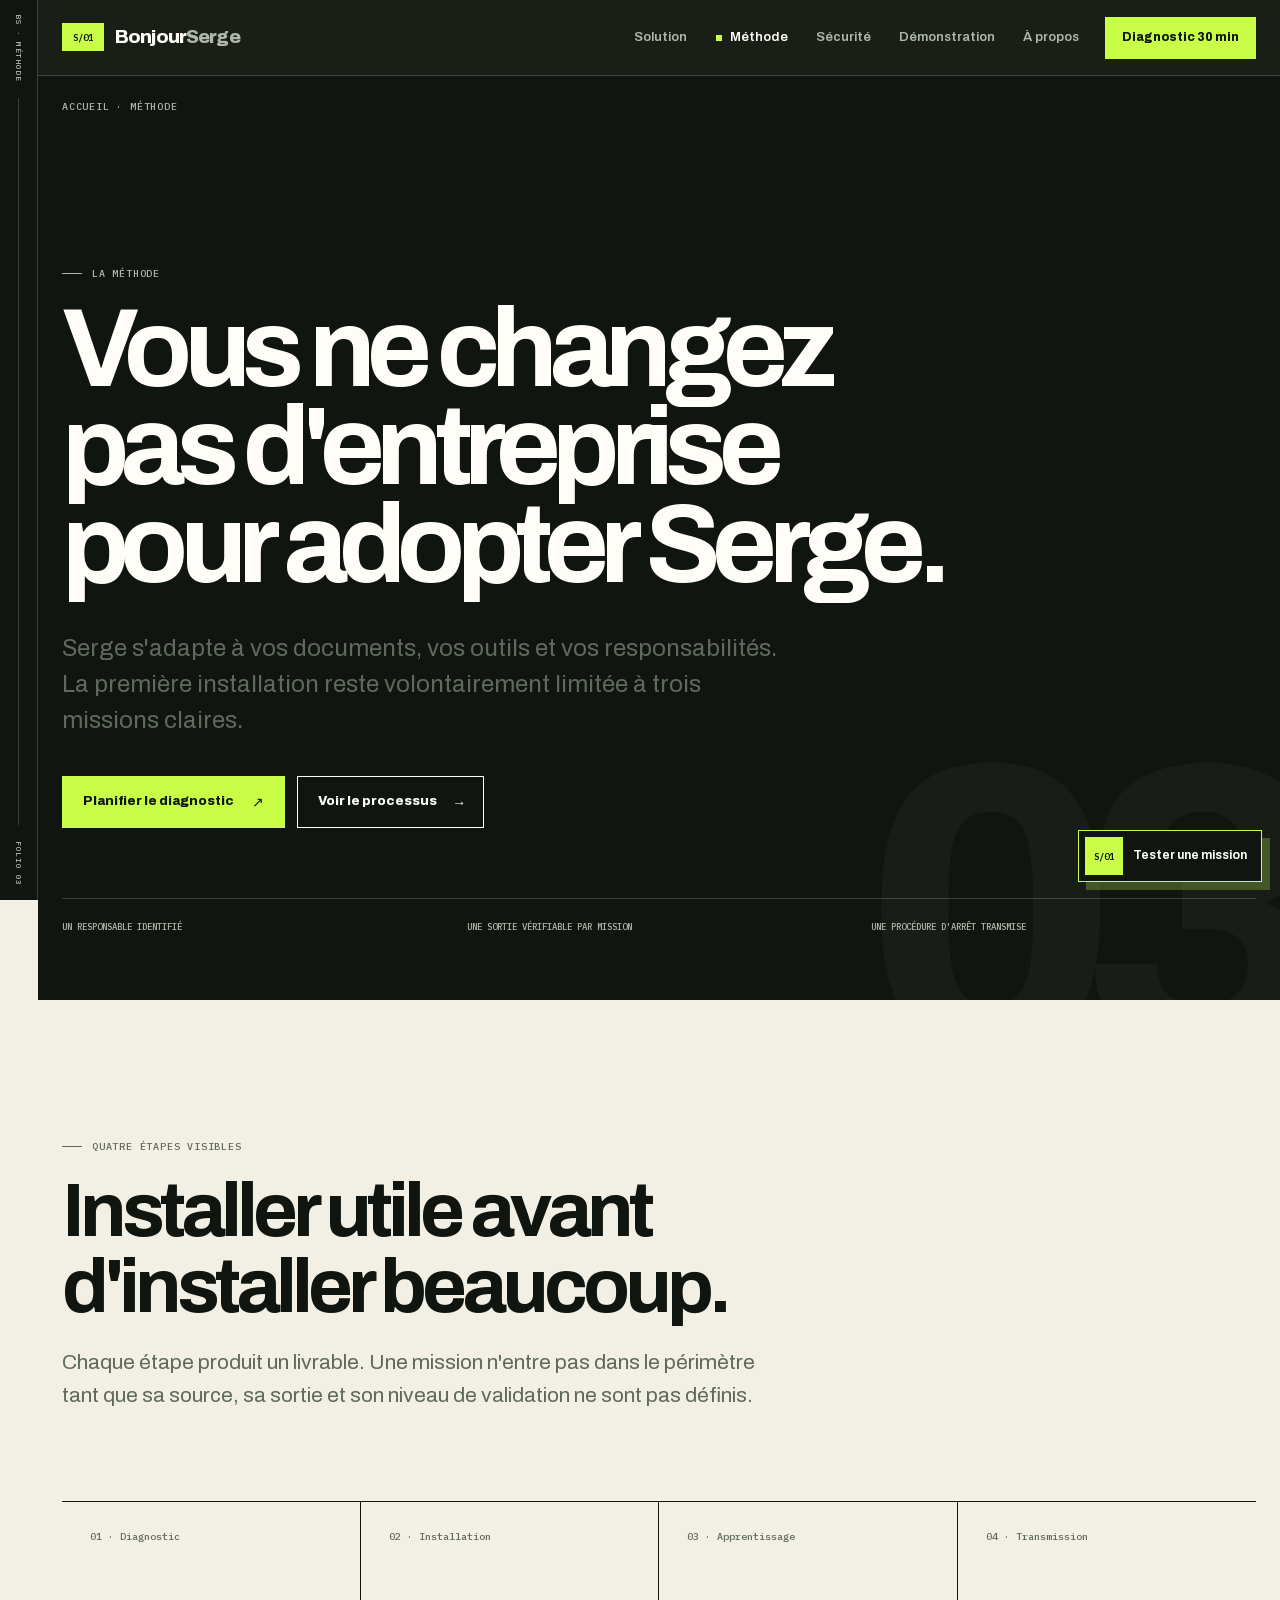
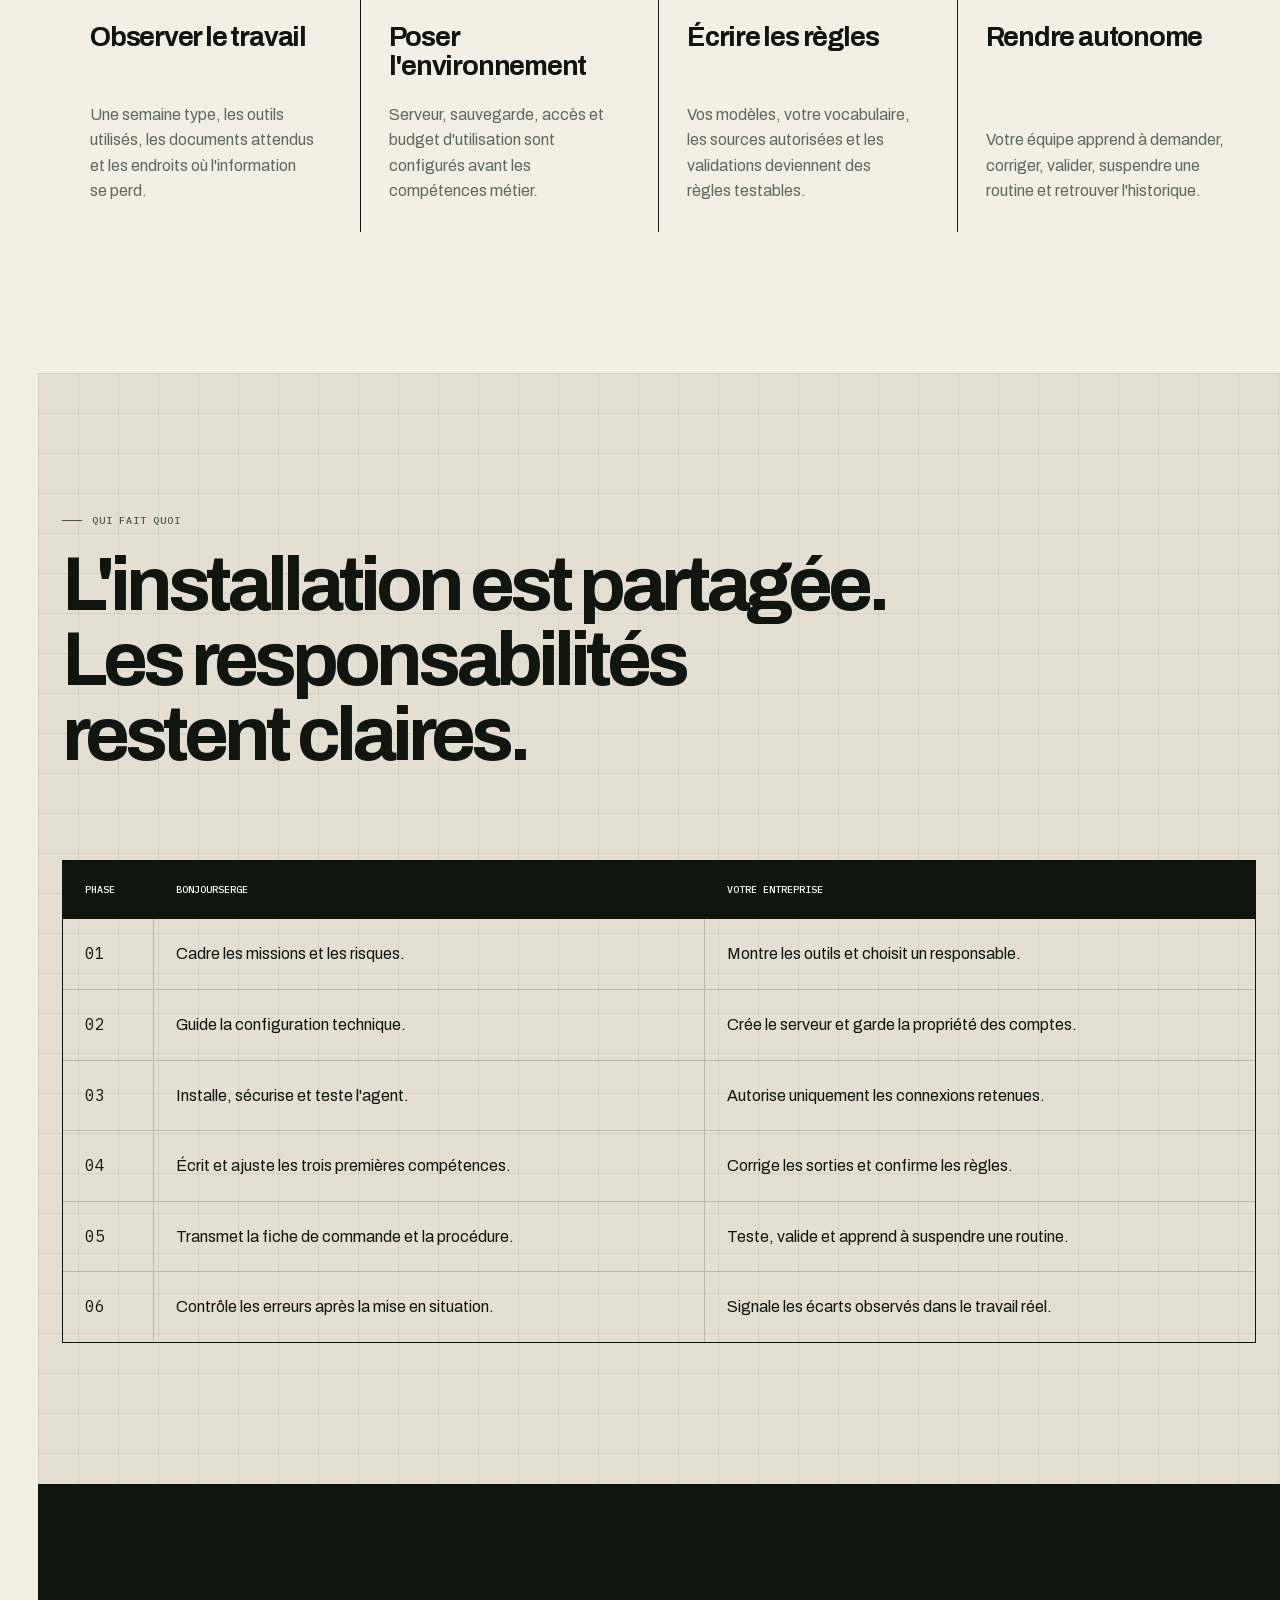
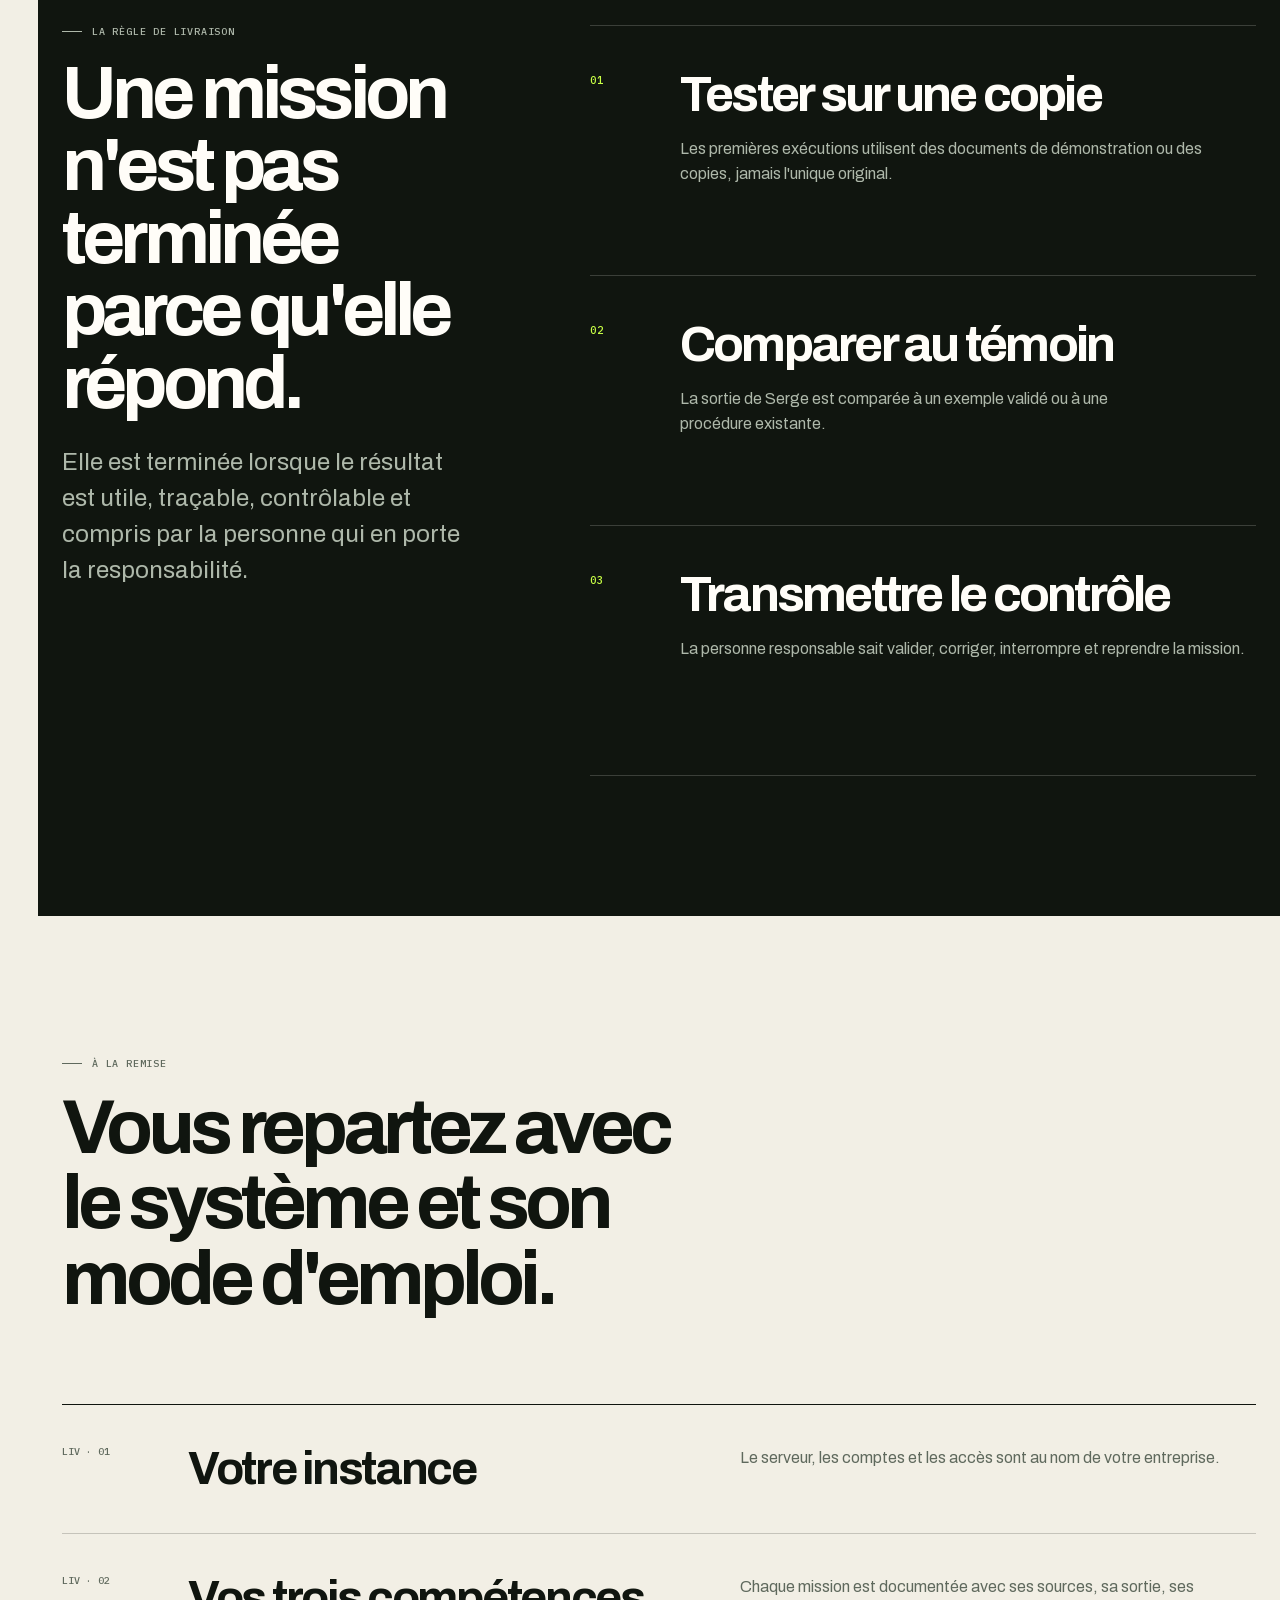
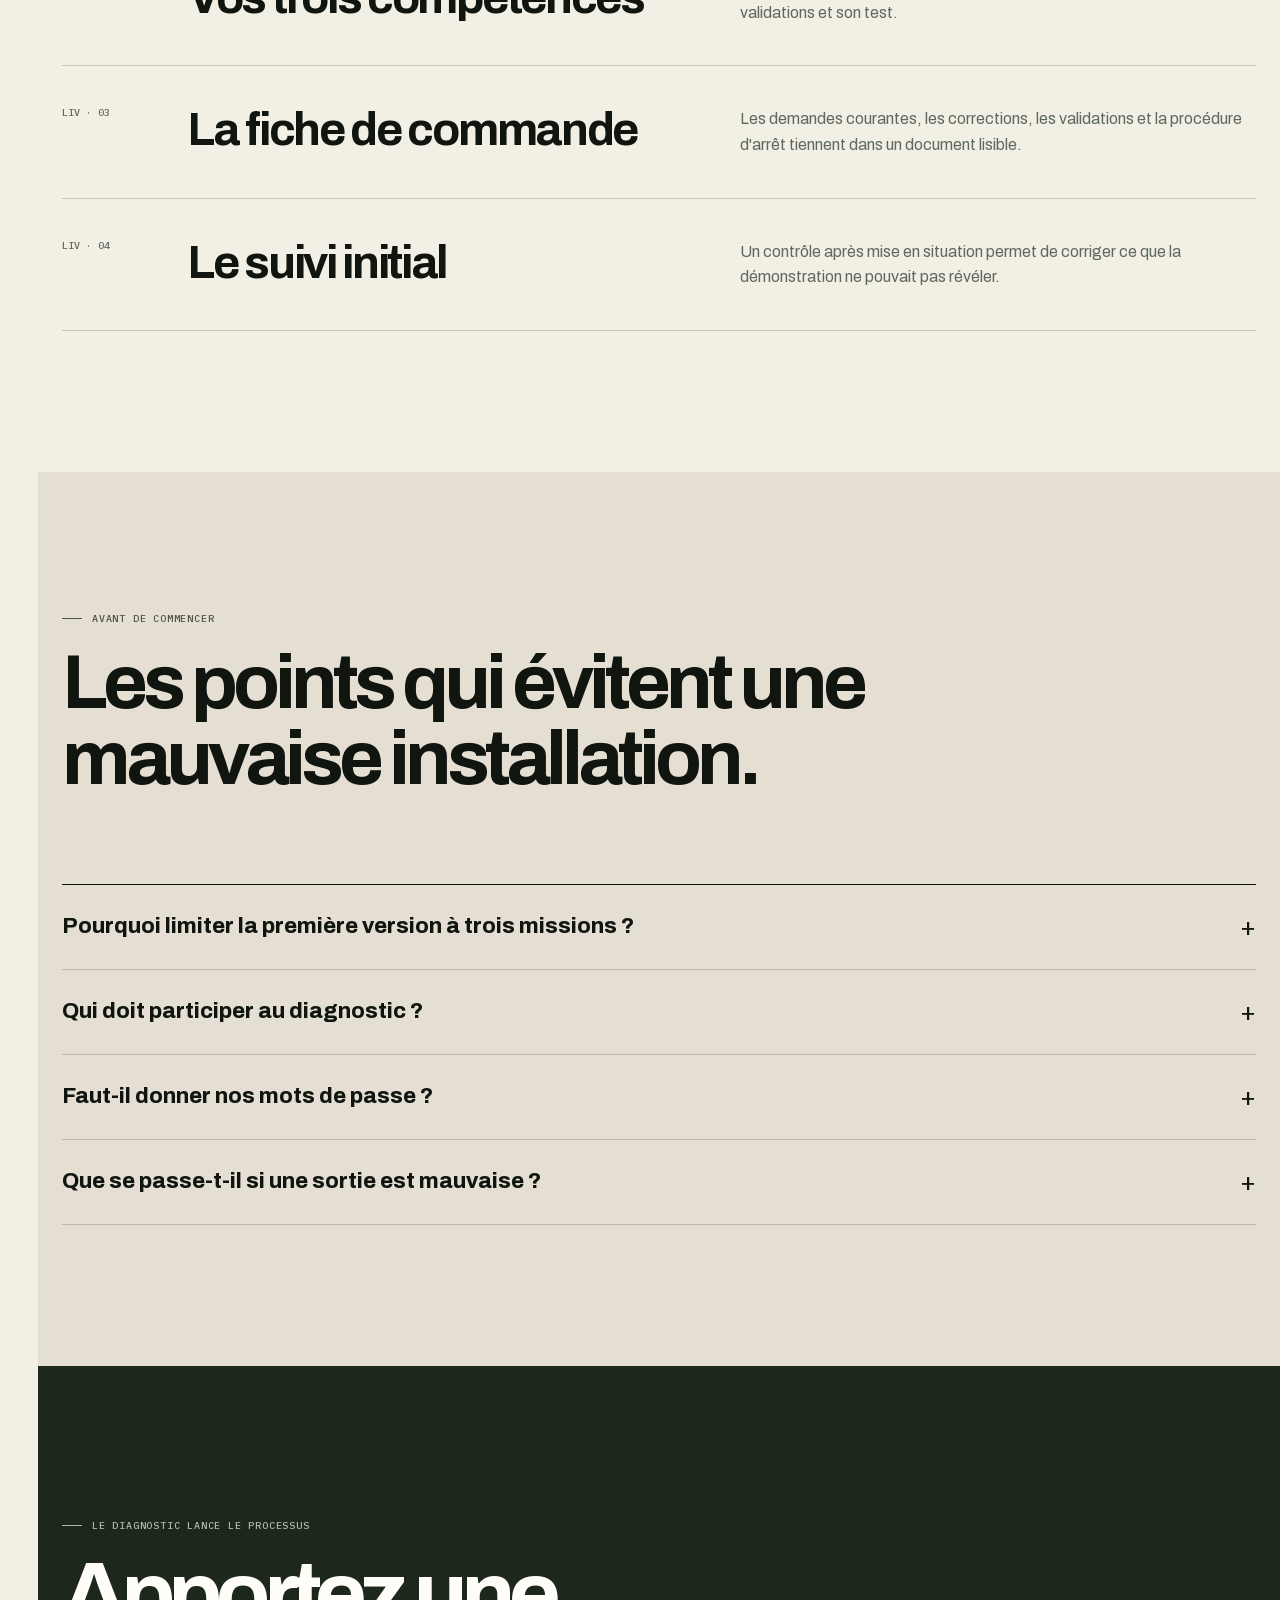
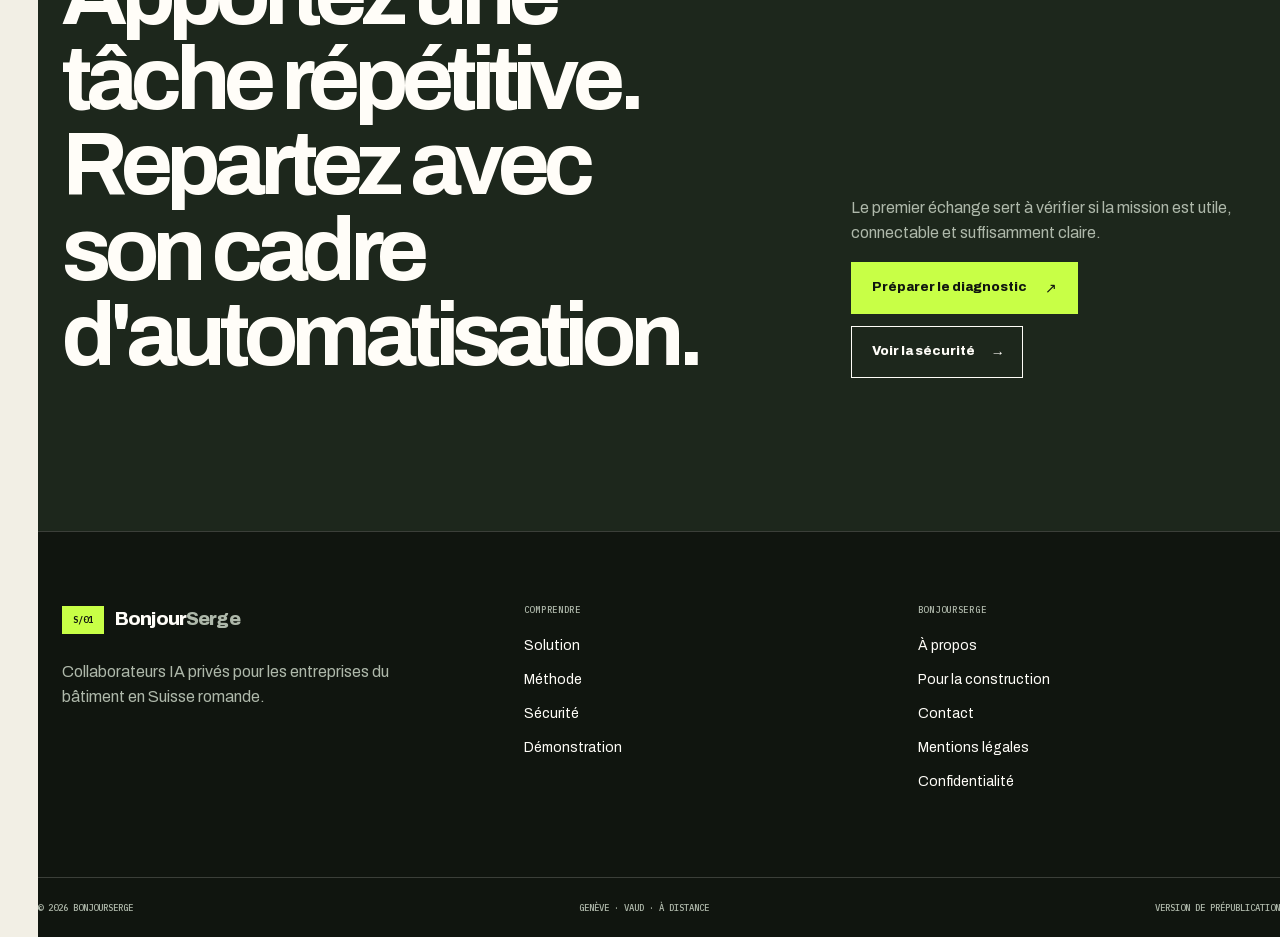
<file: methode.html>
<!doctype html>
<html lang="fr-CH">
<head>
  <meta charset="utf-8"><meta name="viewport" content="width=device-width, initial-scale=1">
  <meta name="description" content="La méthode BonjourSerge, du diagnostic à la transmission, pour installer un collaborateur IA privé sans bouleverser les outils de l'entreprise.">
  <meta name="theme-color" content="#10150f"><meta name="robots" content="index, follow, max-image-preview:large">
  <link rel="canonical" href="https://bonjourserge.ch/methode.html">
  <meta property="og:type" content="website"><meta property="og:locale" content="fr_CH"><meta property="og:title" content="La méthode BonjourSerge"><meta property="og:description" content="Diagnostic, installation, apprentissage et transmission dans un cadre visible."><meta property="og:url" content="https://bonjourserge.ch/methode.html">
  <meta property="og:site_name" content="BonjourSerge"><meta property="og:image" content="https://bonjourserge.ch/og-bonjourserge.png"><meta property="og:image:width" content="1200"><meta property="og:image:height" content="630"><meta property="og:image:alt" content="BonjourSerge, le bureau avance avec vos chantiers"><meta name="twitter:card" content="summary_large_image">
  <title>Méthode d'installation de Serge | BonjourSerge</title>
  <link rel="icon" href="favicon.svg" type="image/svg+xml"><link rel="manifest" href="site.webmanifest"><link rel="preload" href="fonts/archivo-latin-400-800.woff2" as="font" type="font/woff2" crossorigin>
  <link rel="stylesheet" href="site-v2.css">
</head>
<body data-page="methode">
  <a class="skip-link" href="#contenu">Aller au contenu</a><aside class="site-rail" aria-hidden="true"><span class="rail-code">BS · MÉTHODE</span><span class="rail-track"><span class="rail-progress"></span></span><span class="rail-page">Folio 03</span></aside>
  <header class="site-header"><div class="header-inner"><a class="brand" href="index.html"><span class="brand-mark" aria-hidden="true">S/01</span><span class="brand-name">Bonjour<span>Serge</span></span></a><button class="menu-toggle" type="button" aria-expanded="false" aria-controls="site-nav" aria-label="Ouvrir le menu"><span class="menu-toggle-lines" aria-hidden="true"></span></button><nav class="site-nav" id="site-nav" aria-label="Navigation principale"><a href="solution.html" data-nav="solution">Solution</a><a href="methode.html" data-nav="methode">Méthode</a><a href="securite.html" data-nav="securite">Sécurité</a><a href="demonstration.html" data-nav="demonstration">Démonstration</a><a href="a-propos.html" data-nav="a-propos">À propos</a></nav><a class="header-cta" href="contact.html">Diagnostic 30 min</a></div></header>
  <main id="contenu">
    <div class="dark"><div class="container breadcrumb"><a href="index.html">Accueil</a> · Méthode</div></div>
    <section class="page-hero" data-folio="03"><div class="container"><p class="eyebrow">La méthode</p><h1>Vous ne changez pas d'entreprise pour adopter Serge.</h1><p class="lead">Serge s'adapte à vos documents, vos outils et vos responsabilités. La première installation reste volontairement limitée à trois missions claires.</p><div class="actions"><a class="button button-signal" href="contact.html">Planifier le diagnostic</a><a class="button button-ghost button-internal" href="#processus">Voir le processus</a></div><div class="page-meta"><span>Un responsable identifié</span><span>Une sortie vérifiable par mission</span><span>Une procédure d'arrêt transmise</span></div></div></section>

    <section class="section" id="processus" aria-labelledby="processus-title"><div class="container"><div class="section-heading reveal"><p class="eyebrow">Quatre étapes visibles</p><h2 id="processus-title">Installer utile avant d'installer beaucoup.</h2><p>Chaque étape produit un livrable. Une mission n'entre pas dans le périmètre tant que sa source, sa sortie et son niveau de validation ne sont pas définis.</p></div><div class="process-line">
      <article class="process-step reveal"><span>01 · Diagnostic</span><h3>Observer le travail</h3><p>Une semaine type, les outils utilisés, les documents attendus et les endroits où l'information se perd.</p></article>
      <article class="process-step reveal"><span>02 · Installation</span><h3>Poser l'environnement</h3><p>Serveur, sauvegarde, accès et budget d'utilisation sont configurés avant les compétences métier.</p></article>
      <article class="process-step reveal"><span>03 · Apprentissage</span><h3>Écrire les règles</h3><p>Vos modèles, votre vocabulaire, les sources autorisées et les validations deviennent des règles testables.</p></article>
      <article class="process-step reveal"><span>04 · Transmission</span><h3>Rendre autonome</h3><p>Votre équipe apprend à demander, corriger, valider, suspendre une routine et retrouver l'historique.</p></article>
    </div></div></section>

    <section class="section paper-deep blueprint" aria-labelledby="roles-title"><div class="container"><div class="section-heading reveal"><p class="eyebrow">Qui fait quoi</p><h2 id="roles-title">L'installation est partagée. Les responsabilités restent claires.</h2></div><div class="responsibility-table reveal" role="table" aria-label="Répartition des responsabilités">
      <div class="responsibility-row" role="row"><span role="columnheader">Phase</span><span role="columnheader">BonjourSerge</span><span role="columnheader">Votre entreprise</span></div>
      <div class="responsibility-row" role="row"><span role="cell">01</span><span role="cell">Cadre les missions et les risques.</span><span role="cell">Montre les outils et choisit un responsable.</span></div>
      <div class="responsibility-row" role="row"><span role="cell">02</span><span role="cell">Guide la configuration technique.</span><span role="cell">Crée le serveur et garde la propriété des comptes.</span></div>
      <div class="responsibility-row" role="row"><span role="cell">03</span><span role="cell">Installe, sécurise et teste l'agent.</span><span role="cell">Autorise uniquement les connexions retenues.</span></div>
      <div class="responsibility-row" role="row"><span role="cell">04</span><span role="cell">Écrit et ajuste les trois premières compétences.</span><span role="cell">Corrige les sorties et confirme les règles.</span></div>
      <div class="responsibility-row" role="row"><span role="cell">05</span><span role="cell">Transmet la fiche de commande et la procédure.</span><span role="cell">Teste, valide et apprend à suspendre une routine.</span></div>
      <div class="responsibility-row" role="row"><span role="cell">06</span><span role="cell">Contrôle les erreurs après la mise en situation.</span><span role="cell">Signale les écarts observés dans le travail réel.</span></div>
    </div></div></section>

    <section class="section dark" aria-labelledby="test-title"><div class="container outcome-layout"><div class="outcome-sticky reveal"><p class="eyebrow">La règle de livraison</p><h2 id="test-title">Une mission n'est pas terminée parce qu'elle répond.</h2><p class="lead">Elle est terminée lorsque le résultat est utile, traçable, contrôlable et compris par la personne qui en porte la responsabilité.</p></div><div class="outcome-list">
      <article class="outcome-item reveal"><span>01</span><h3>Tester sur une copie</h3><p>Les premières exécutions utilisent des documents de démonstration ou des copies, jamais l'unique original.</p></article>
      <article class="outcome-item reveal"><span>02</span><h3>Comparer au témoin</h3><p>La sortie de Serge est comparée à un exemple validé ou à une procédure existante.</p></article>
      <article class="outcome-item reveal"><span>03</span><h3>Transmettre le contrôle</h3><p>La personne responsable sait valider, corriger, interrompre et reprendre la mission.</p></article>
    </div></div></section>

    <section class="section" aria-labelledby="livrables-title"><div class="container"><div class="section-heading reveal"><p class="eyebrow">À la remise</p><h2 id="livrables-title">Vous repartez avec le système et son mode d'emploi.</h2></div><div class="feature-record">
      <article class="reveal"><span class="record-code">LIV · 01</span><h3>Votre instance</h3><p>Le serveur, les comptes et les accès sont au nom de votre entreprise.</p></article>
      <article class="reveal"><span class="record-code">LIV · 02</span><h3>Vos trois compétences</h3><p>Chaque mission est documentée avec ses sources, sa sortie, ses validations et son test.</p></article>
      <article class="reveal"><span class="record-code">LIV · 03</span><h3>La fiche de commande</h3><p>Les demandes courantes, les corrections, les validations et la procédure d'arrêt tiennent dans un document lisible.</p></article>
      <article class="reveal"><span class="record-code">LIV · 04</span><h3>Le suivi initial</h3><p>Un contrôle après mise en situation permet de corriger ce que la démonstration ne pouvait pas révéler.</p></article>
    </div></div></section>

    <section class="section paper-deep" aria-labelledby="faq-title"><div class="container"><div class="section-heading reveal"><p class="eyebrow">Avant de commencer</p><h2 id="faq-title">Les points qui évitent une mauvaise installation.</h2></div><div class="faq">
      <details><summary>Pourquoi limiter la première version à trois missions ?</summary><p>Pour obtenir des sorties stables, mesurer l'usage réel et éviter de connecter des outils sans nécessité. Les missions suivantes héritent ensuite d'un cadre déjà testé.</p></details>
      <details><summary>Qui doit participer au diagnostic ?</summary><p>La personne qui décide du périmètre et au moins une personne qui réalise réellement les tâches étudiées.</p></details>
      <details><summary>Faut-il donner nos mots de passe ?</summary><p>Non. Le client s'authentifie lui-même sur les services retenus. Les accès techniques sont limités à ce qui est nécessaire.</p></details>
      <details><summary>Que se passe-t-il si une sortie est mauvaise ?</summary><p>Elle est corrigée, la règle est ajustée et le nouvel exemple devient un témoin. Une action sensible reste bloquée tant que la sortie n'est pas validée.</p></details>
    </div></div></section>

    <section class="final-cta" aria-labelledby="cta-title"><div class="container final-cta-grid"><div><p class="eyebrow">Le diagnostic lance le processus</p><h2 id="cta-title">Apportez une tâche répétitive. Repartez avec son cadre d'automatisation.</h2></div><div class="final-cta-side"><p>Le premier échange sert à vérifier si la mission est utile, connectable et suffisamment claire.</p><div class="actions"><a class="button button-signal" href="contact.html">Préparer le diagnostic</a><a class="button button-ghost button-internal" href="securite.html">Voir la sécurité</a></div></div></div></section>
  </main>
  <footer class="site-footer"><div class="container footer-main"><div class="footer-intro"><a class="brand" href="index.html"><span class="brand-mark" aria-hidden="true">S/01</span><span class="brand-name">Bonjour<span>Serge</span></span></a><p>Collaborateurs IA privés pour les entreprises du bâtiment en Suisse romande.</p></div><div class="footer-column"><h2>Comprendre</h2><a href="solution.html">Solution</a><a href="methode.html">Méthode</a><a href="securite.html">Sécurité</a><a href="demonstration.html">Démonstration</a></div><div class="footer-column"><h2>BonjourSerge</h2><a href="a-propos.html">À propos</a><a href="construction.html">Pour la construction</a><a href="contact.html">Contact</a><a href="mentions-legales.html">Mentions légales</a><a href="confidentialite.html">Confidentialité</a></div></div><div class="container footer-bottom"><span>© <span data-year></span> BonjourSerge</span><span>Genève · Vaud · À distance</span><span>Version de prépublication</span></div></footer>
  <script src="site-v2.js" defer></script>
</body>
</html>
</file>
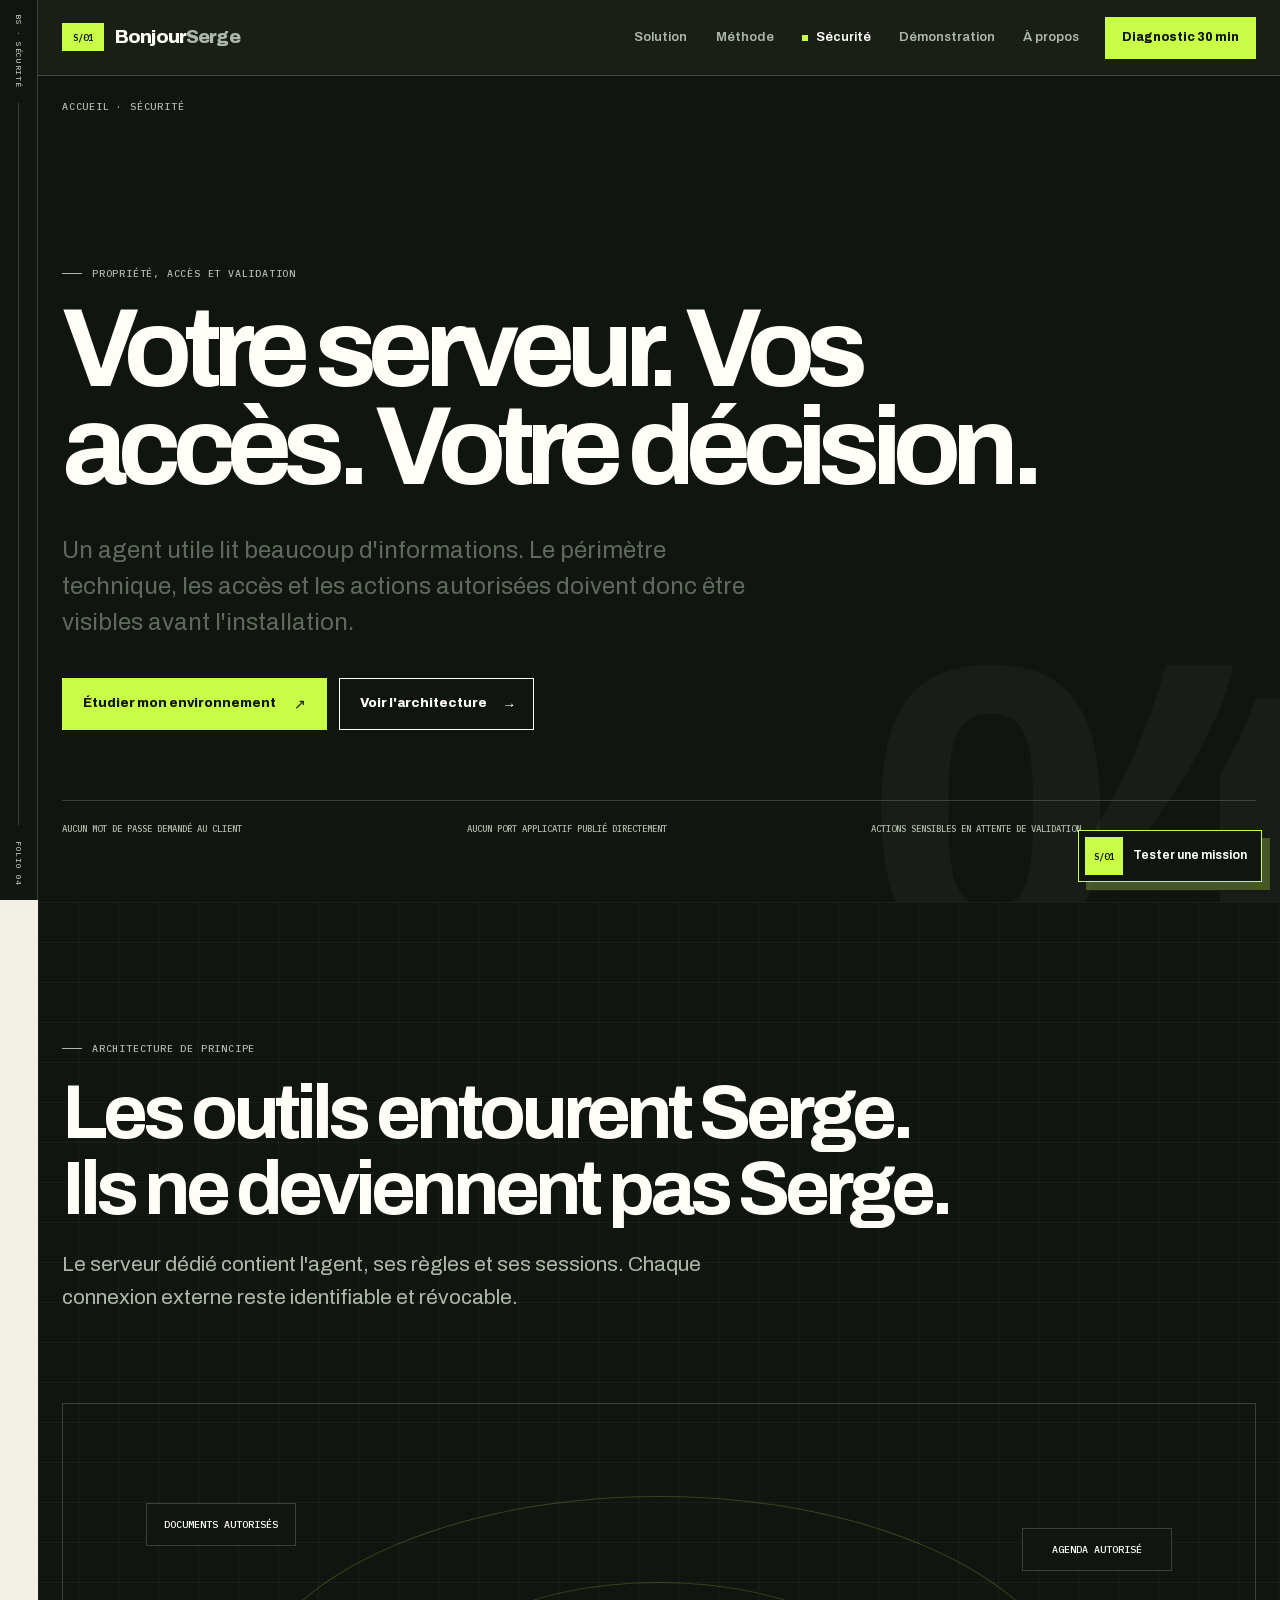
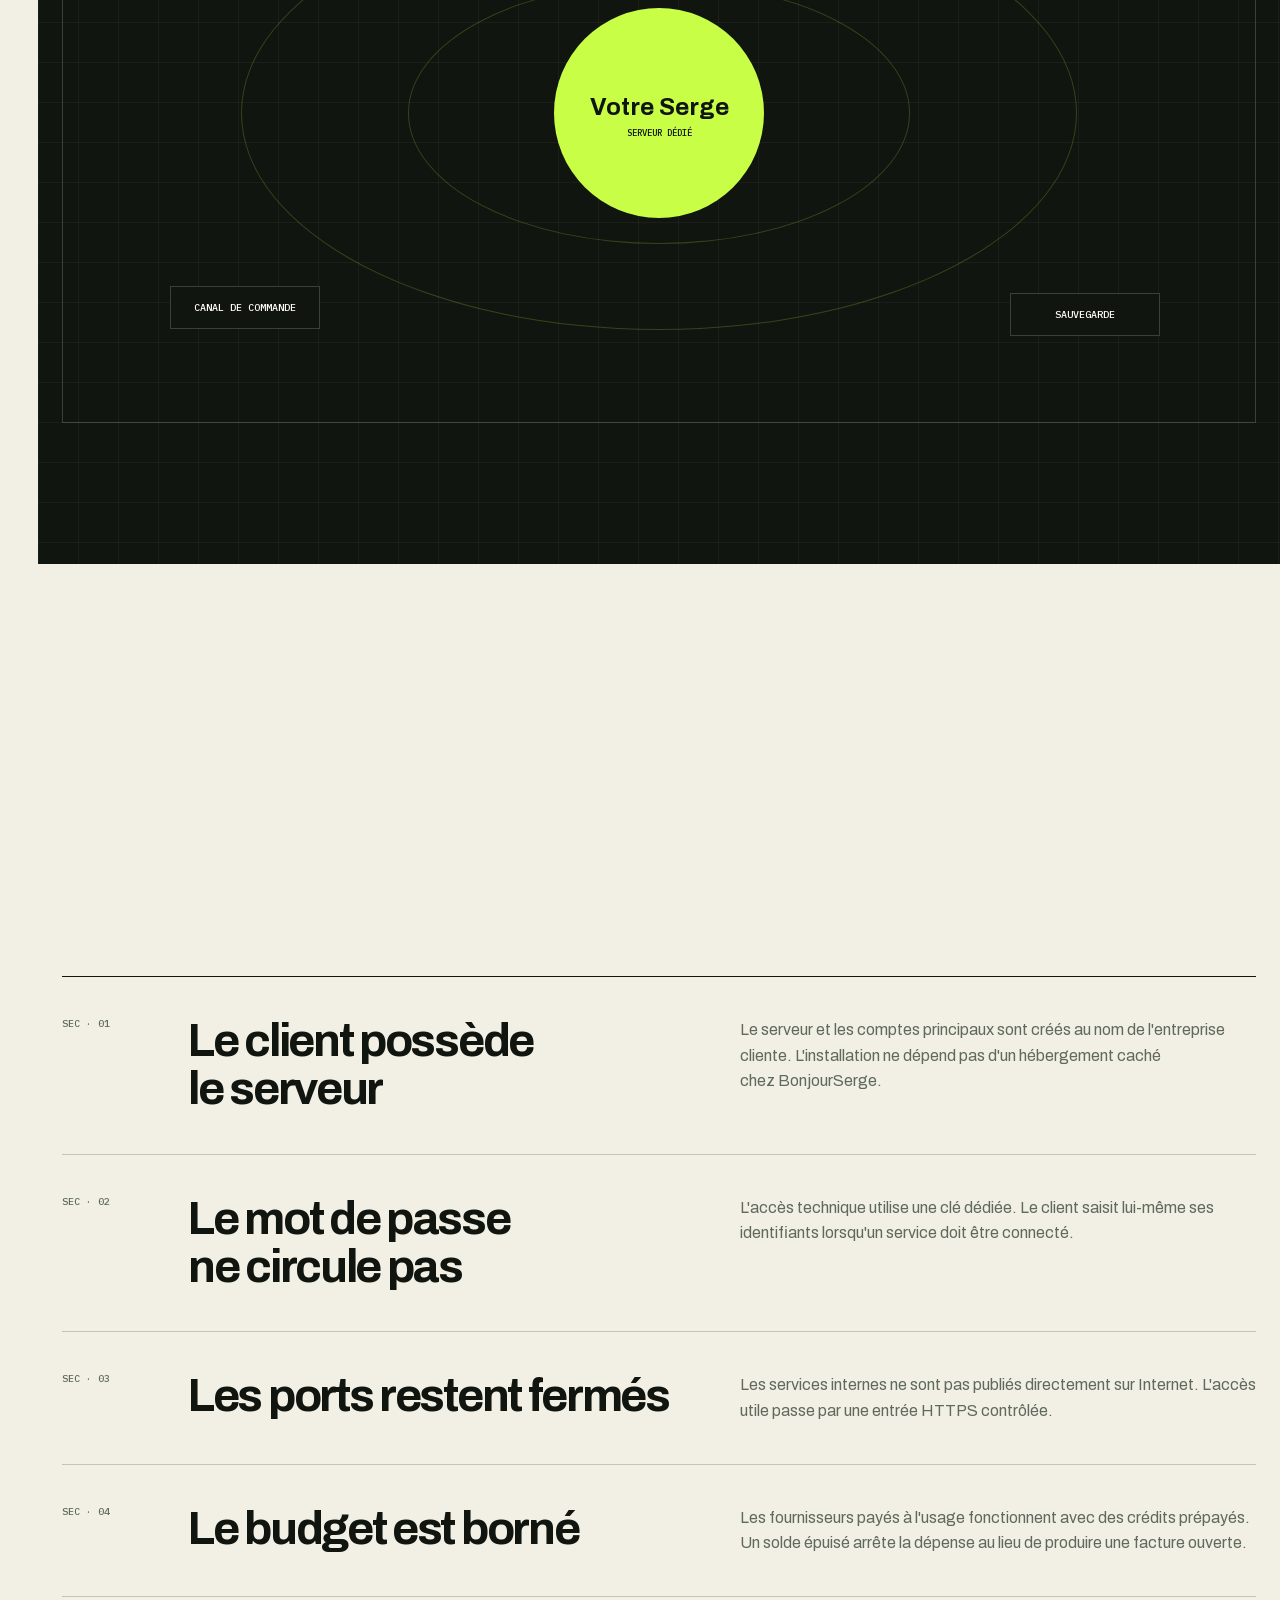
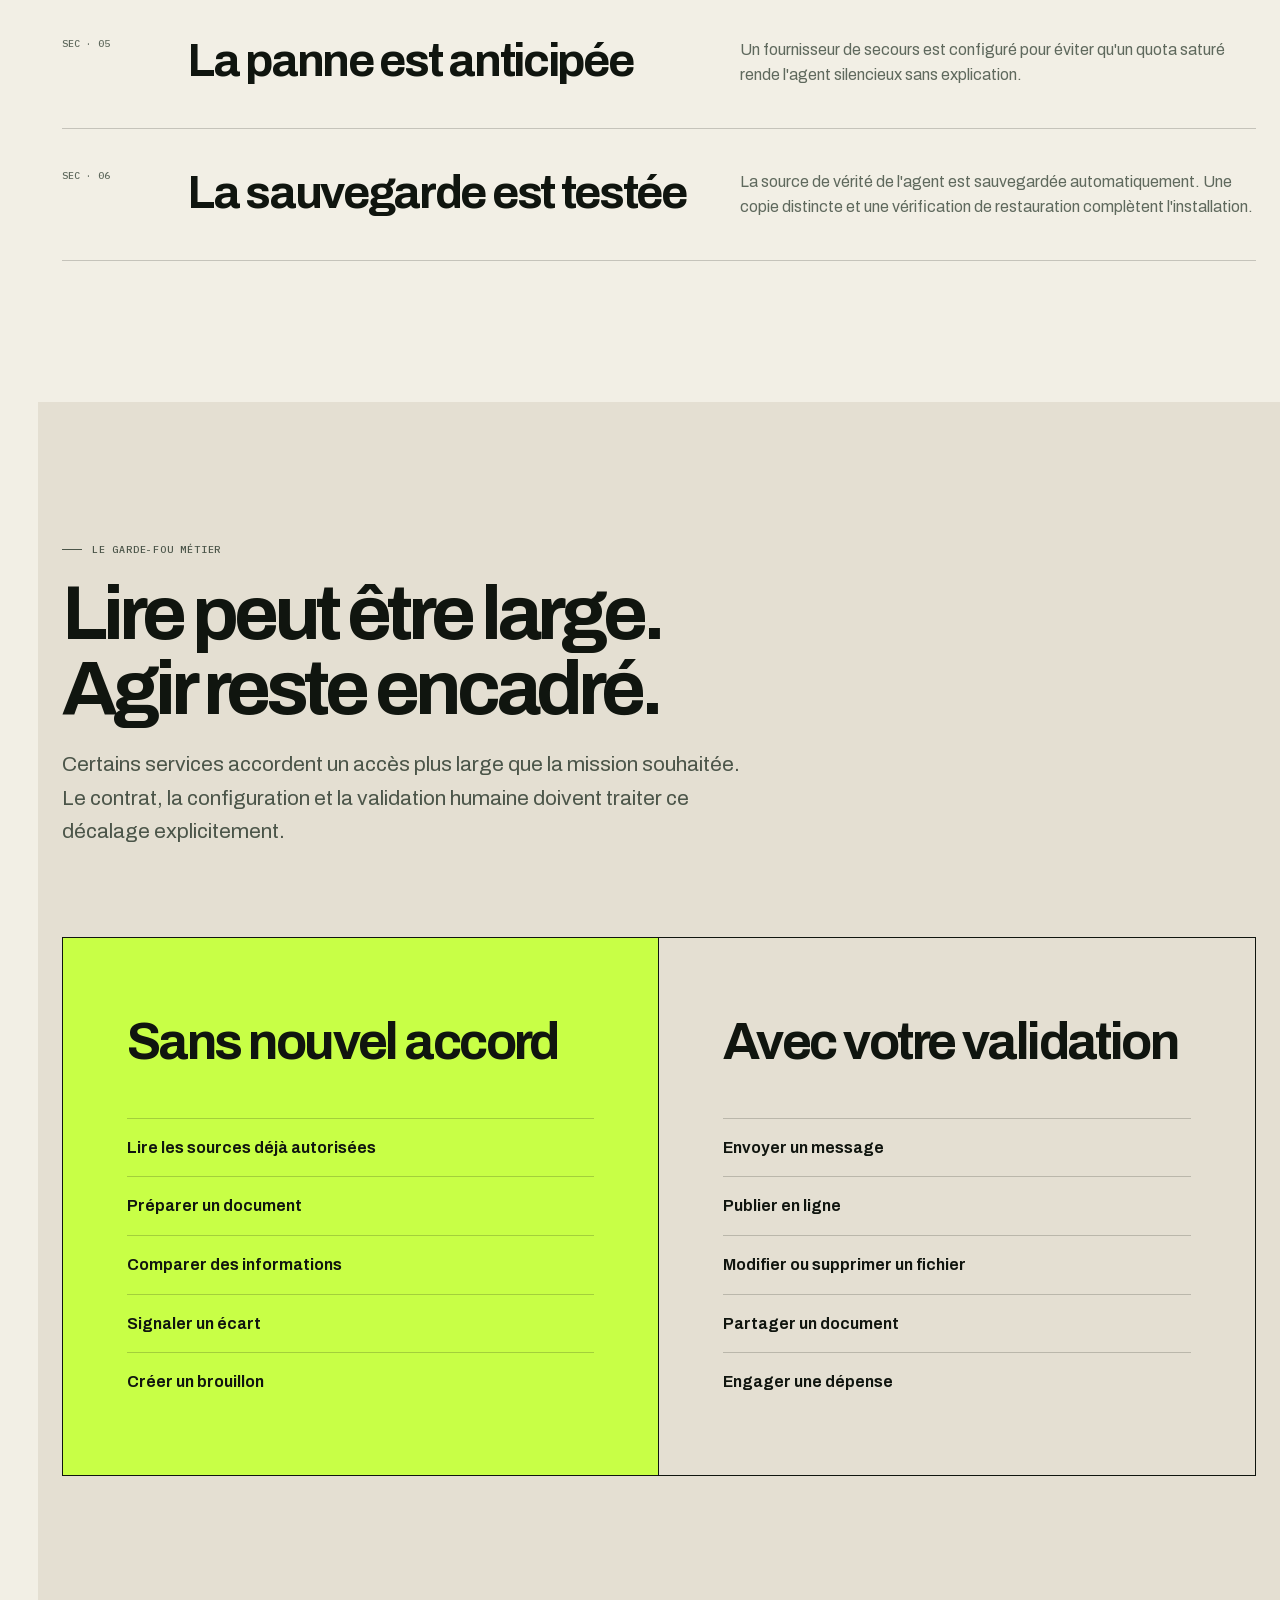
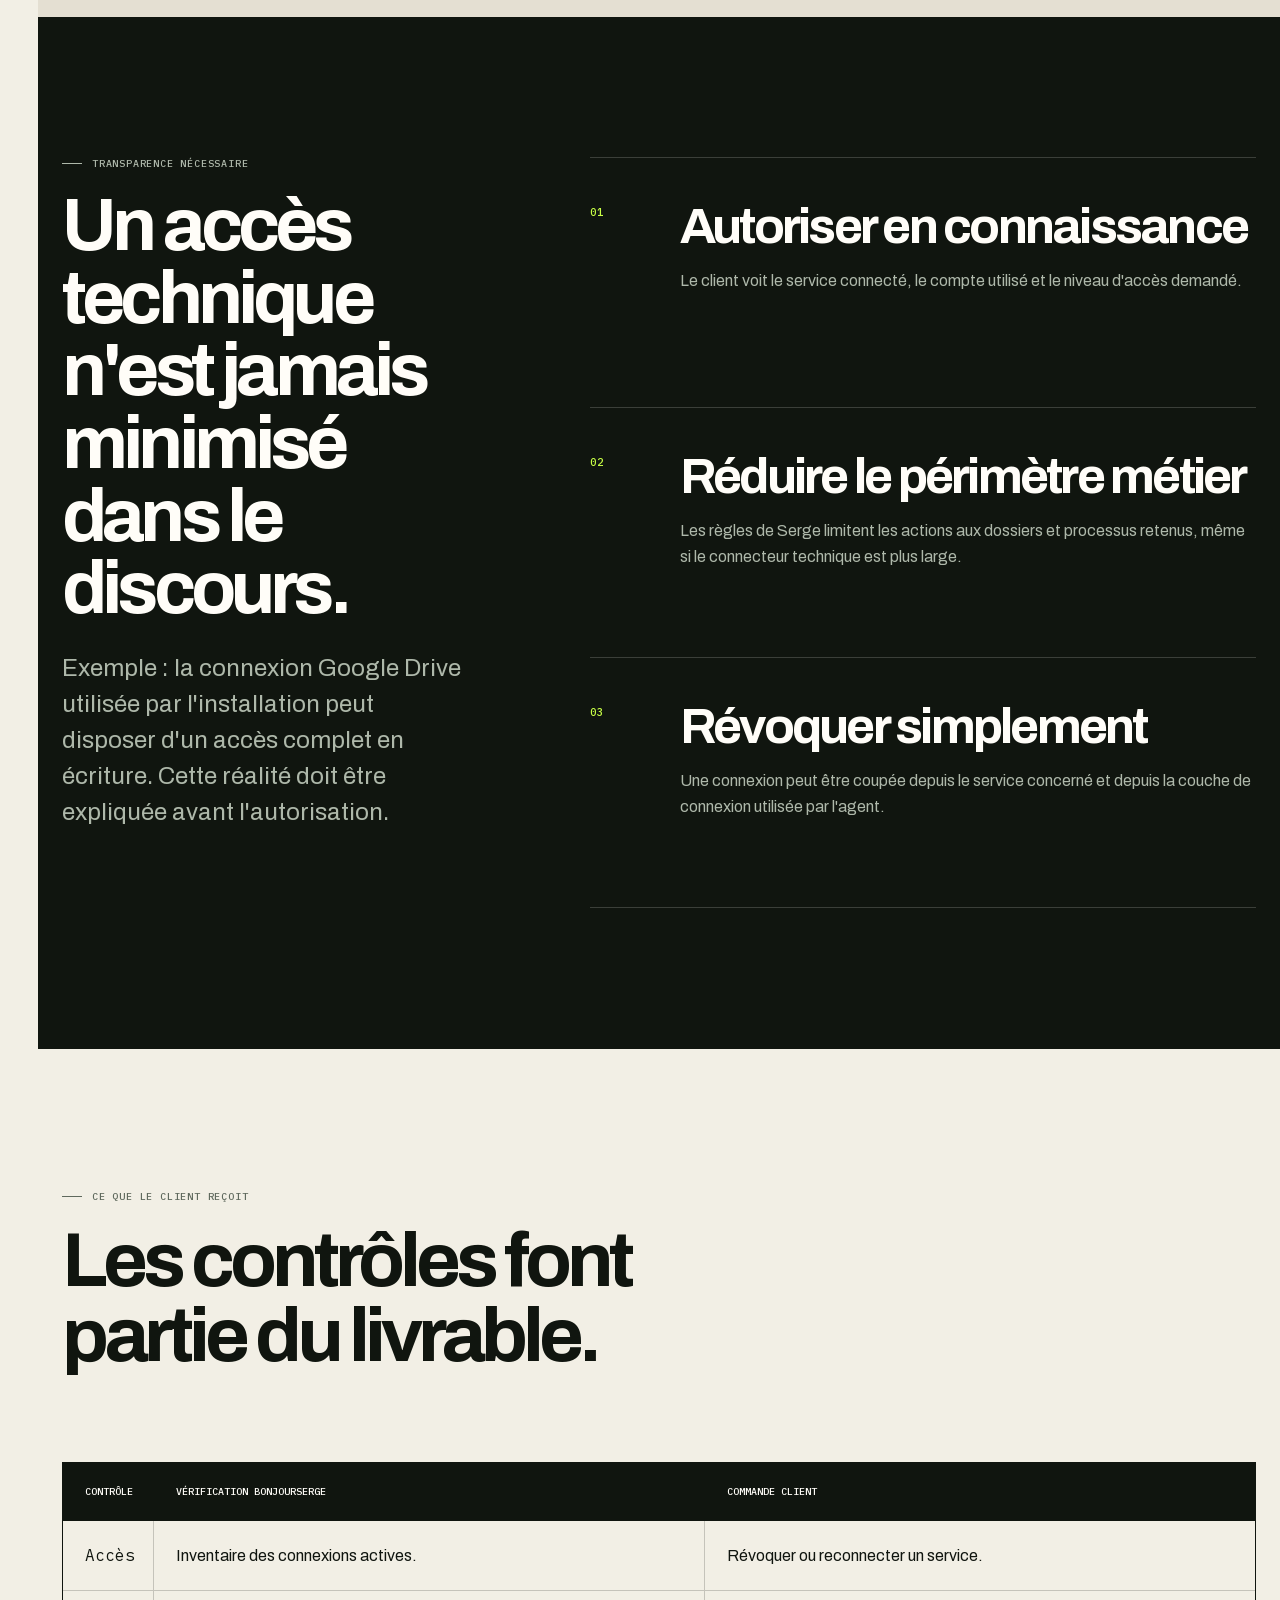
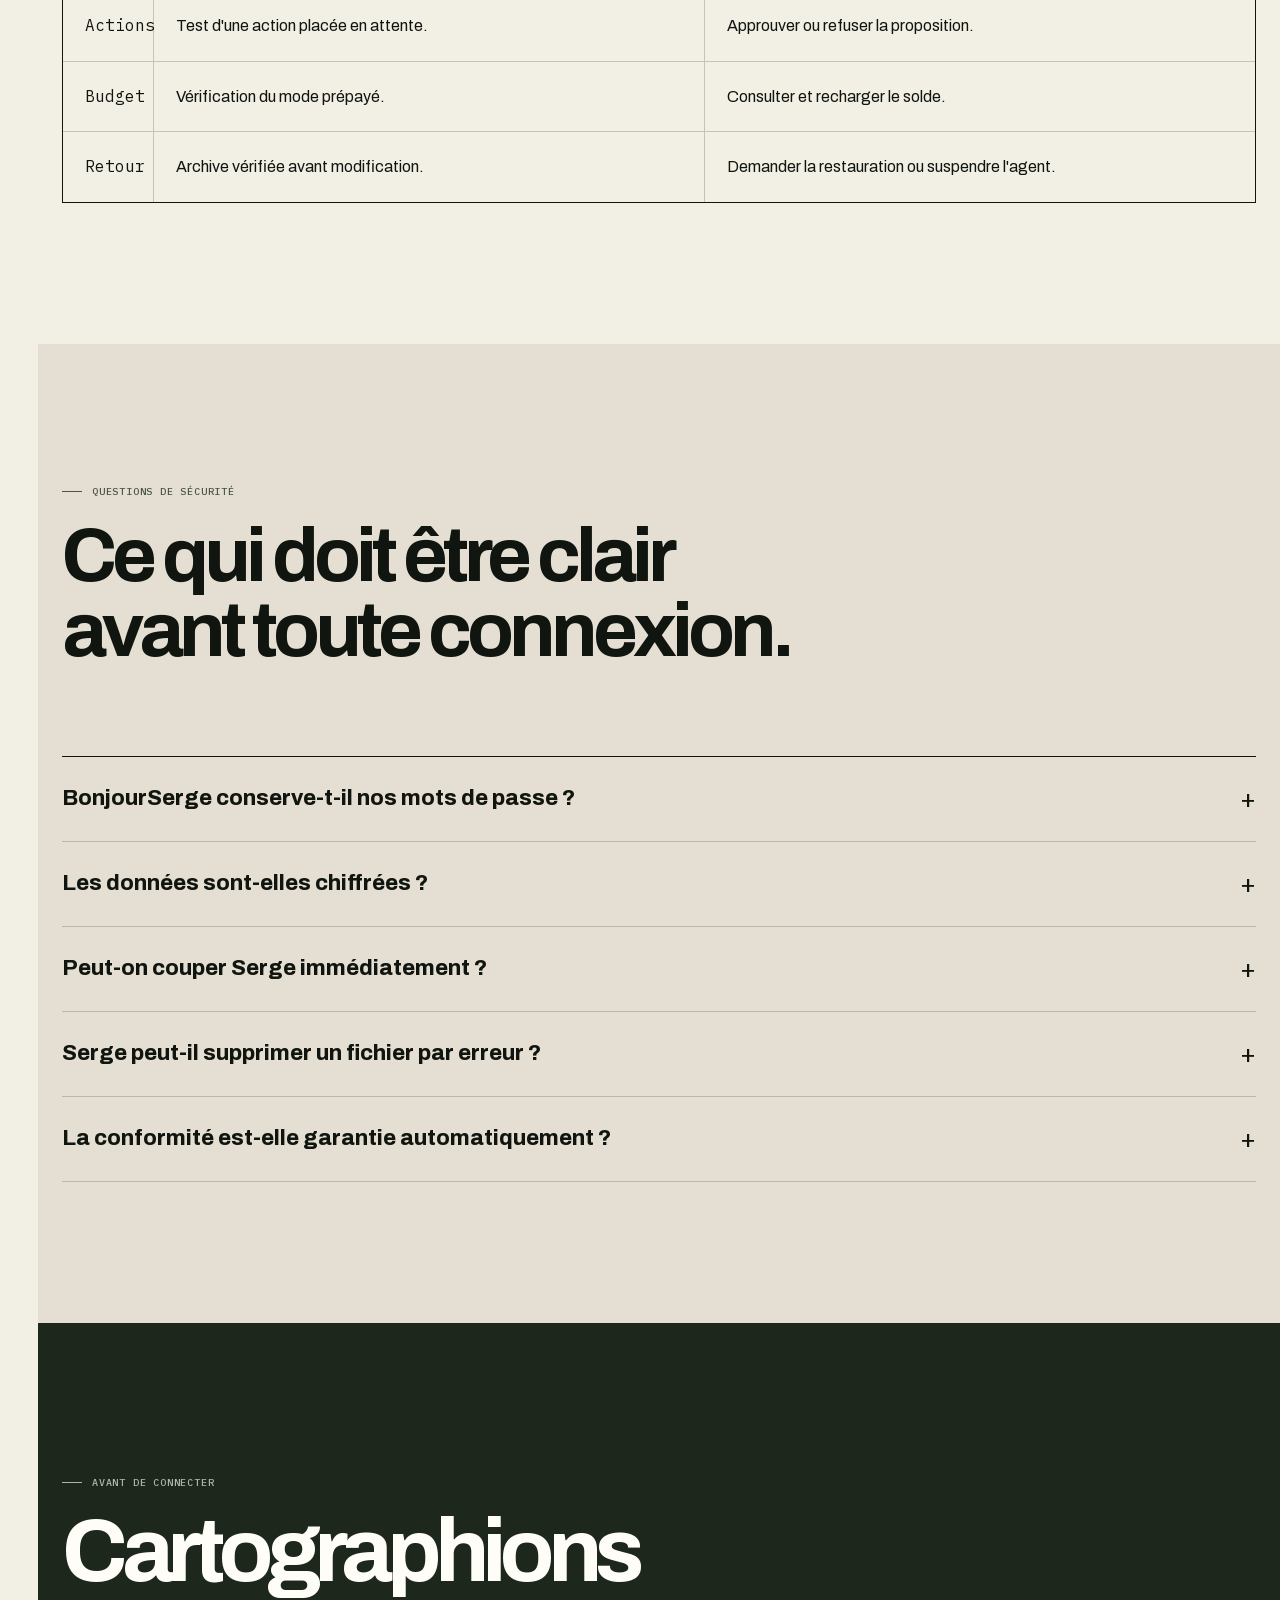
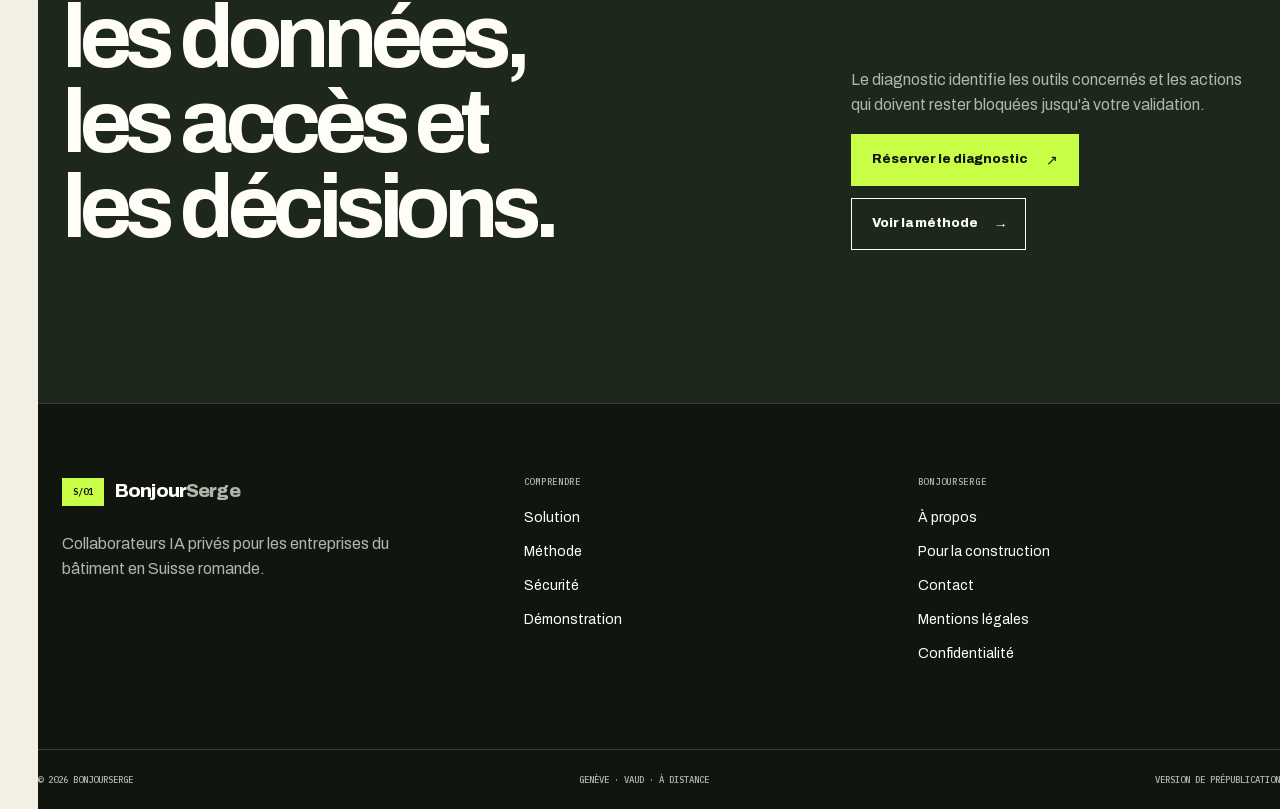
<file: securite.html>
<!doctype html>
<html lang="fr-CH">
<head>
  <meta charset="utf-8"><meta name="viewport" content="width=device-width, initial-scale=1">
  <meta name="description" content="Découvrez le cadre de sécurité BonjourSerge : serveur au nom du client, accès limités, sauvegardes, budget prépayé et validation humaine.">
  <meta name="theme-color" content="#10150f"><meta name="robots" content="index, follow, max-image-preview:large"><link rel="canonical" href="https://bonjourserge.ch/securite.html">
  <meta property="og:type" content="website"><meta property="og:locale" content="fr_CH"><meta property="og:title" content="Sécurité et contrôle | BonjourSerge"><meta property="og:description" content="Votre serveur, vos accès et une validation humaine pour chaque action sensible."><meta property="og:url" content="https://bonjourserge.ch/securite.html">
  <meta property="og:site_name" content="BonjourSerge"><meta property="og:image" content="https://bonjourserge.ch/og-bonjourserge.png"><meta property="og:image:width" content="1200"><meta property="og:image:height" content="630"><meta property="og:image:alt" content="BonjourSerge, le bureau avance avec vos chantiers"><meta name="twitter:card" content="summary_large_image">
  <title>Sécurité, données et contrôle | BonjourSerge</title>
  <link rel="icon" href="favicon.svg" type="image/svg+xml"><link rel="manifest" href="site.webmanifest"><link rel="preload" href="fonts/archivo-latin-400-800.woff2" as="font" type="font/woff2" crossorigin>
  <link rel="stylesheet" href="site-v2.css">
</head>
<body data-page="securite">
  <a class="skip-link" href="#contenu">Aller au contenu</a><aside class="site-rail" aria-hidden="true"><span class="rail-code">BS · SÉCURITÉ</span><span class="rail-track"><span class="rail-progress"></span></span><span class="rail-page">Folio 04</span></aside>
  <header class="site-header"><div class="header-inner"><a class="brand" href="index.html"><span class="brand-mark" aria-hidden="true">S/01</span><span class="brand-name">Bonjour<span>Serge</span></span></a><button class="menu-toggle" type="button" aria-expanded="false" aria-controls="site-nav" aria-label="Ouvrir le menu"><span class="menu-toggle-lines" aria-hidden="true"></span></button><nav class="site-nav" id="site-nav" aria-label="Navigation principale"><a href="solution.html" data-nav="solution">Solution</a><a href="methode.html" data-nav="methode">Méthode</a><a href="securite.html" data-nav="securite">Sécurité</a><a href="demonstration.html" data-nav="demonstration">Démonstration</a><a href="a-propos.html" data-nav="a-propos">À propos</a></nav><a class="header-cta" href="contact.html">Diagnostic 30 min</a></div></header>
  <main id="contenu">
    <div class="dark"><div class="container breadcrumb"><a href="index.html">Accueil</a> · Sécurité</div></div>
    <section class="page-hero" data-folio="04"><div class="container"><p class="eyebrow">Propriété, accès et validation</p><h1>Votre serveur. Vos accès. Votre décision.</h1><p class="lead">Un agent utile lit beaucoup d'informations. Le périmètre technique, les accès et les actions autorisées doivent donc être visibles avant l'installation.</p><div class="actions"><a class="button button-signal" href="contact.html">Étudier mon environnement</a><a class="button button-ghost button-internal" href="#architecture">Voir l'architecture</a></div><div class="page-meta"><span>Aucun mot de passe demandé au client</span><span>Aucun port applicatif publié directement</span><span>Actions sensibles en attente de validation</span></div></div></section>

    <section class="section dark blueprint" id="architecture" aria-labelledby="architecture-title"><div class="container"><div class="section-heading reveal"><p class="eyebrow">Architecture de principe</p><h2 id="architecture-title">Les outils entourent Serge. Ils ne deviennent pas Serge.</h2><p>Le serveur dédié contient l'agent, ses règles et ses sessions. Chaque connexion externe reste identifiable et révocable.</p></div><div class="architecture-map reveal" aria-label="Schéma de principe de l'installation Serge"><div class="architecture-core"><div><strong>Votre Serge</strong><small>Serveur dédié</small></div></div><span class="architecture-node node-one">Documents autorisés</span><span class="architecture-node node-two">Agenda autorisé</span><span class="architecture-node node-three">Canal de commande</span><span class="architecture-node node-four">Sauvegarde</span></div></div></section>

    <section class="section" aria-labelledby="principes-title"><div class="container"><div class="section-heading reveal"><p class="eyebrow">Six principes vérifiables</p><h2 id="principes-title">La sécurité se livre comme une procédure.</h2></div><div class="feature-record">
      <article class="reveal"><span class="record-code">SEC · 01</span><h3>Le client possède le serveur</h3><p>Le serveur et les comptes principaux sont créés au nom de l'entreprise cliente. L'installation ne dépend pas d'un hébergement caché chez BonjourSerge.</p></article>
      <article class="reveal"><span class="record-code">SEC · 02</span><h3>Le mot de passe ne circule pas</h3><p>L'accès technique utilise une clé dédiée. Le client saisit lui-même ses identifiants lorsqu'un service doit être connecté.</p></article>
      <article class="reveal"><span class="record-code">SEC · 03</span><h3>Les ports restent fermés</h3><p>Les services internes ne sont pas publiés directement sur Internet. L'accès utile passe par une entrée HTTPS contrôlée.</p></article>
      <article class="reveal"><span class="record-code">SEC · 04</span><h3>Le budget est borné</h3><p>Les fournisseurs payés à l'usage fonctionnent avec des crédits prépayés. Un solde épuisé arrête la dépense au lieu de produire une facture ouverte.</p></article>
      <article class="reveal"><span class="record-code">SEC · 05</span><h3>La panne est anticipée</h3><p>Un fournisseur de secours est configuré pour éviter qu'un quota saturé rende l'agent silencieux sans explication.</p></article>
      <article class="reveal"><span class="record-code">SEC · 06</span><h3>La sauvegarde est testée</h3><p>La source de vérité de l'agent est sauvegardée automatiquement. Une copie distincte et une vérification de restauration complètent l'installation.</p></article>
    </div></div></section>

    <section class="section paper-deep" aria-labelledby="validation-title"><div class="container"><div class="section-heading reveal"><p class="eyebrow">Le garde-fou métier</p><h2 id="validation-title">Lire peut être large. Agir reste encadré.</h2><p>Certains services accordent un accès plus large que la mission souhaitée. Le contrat, la configuration et la validation humaine doivent traiter ce décalage explicitement.</p></div><div class="boundary-matrix reveal"><div class="boundary-column"><h2>Sans nouvel accord</h2><ul><li>Lire les sources déjà autorisées</li><li>Préparer un document</li><li>Comparer des informations</li><li>Signaler un écart</li><li>Créer un brouillon</li></ul></div><div class="boundary-column"><h2>Avec votre validation</h2><ul><li>Envoyer un message</li><li>Publier en ligne</li><li>Modifier ou supprimer un fichier</li><li>Partager un document</li><li>Engager une dépense</li></ul></div></div></div></section>

    <section class="section dark" aria-labelledby="drive-title"><div class="container outcome-layout"><div class="outcome-sticky reveal"><p class="eyebrow">Transparence nécessaire</p><h2 id="drive-title">Un accès technique n'est jamais minimisé dans le discours.</h2><p class="lead">Exemple : la connexion Google Drive utilisée par l'installation peut disposer d'un accès complet en écriture. Cette réalité doit être expliquée avant l'autorisation.</p></div><div class="outcome-list">
      <article class="outcome-item reveal"><span>01</span><h3>Autoriser en connaissance</h3><p>Le client voit le service connecté, le compte utilisé et le niveau d'accès demandé.</p></article>
      <article class="outcome-item reveal"><span>02</span><h3>Réduire le périmètre métier</h3><p>Les règles de Serge limitent les actions aux dossiers et processus retenus, même si le connecteur technique est plus large.</p></article>
      <article class="outcome-item reveal"><span>03</span><h3>Révoquer simplement</h3><p>Une connexion peut être coupée depuis le service concerné et depuis la couche de connexion utilisée par l'agent.</p></article>
    </div></div></section>

    <section class="section" aria-labelledby="controle-title"><div class="container"><div class="section-heading reveal"><p class="eyebrow">Ce que le client reçoit</p><h2 id="controle-title">Les contrôles font partie du livrable.</h2></div><div class="responsibility-table reveal" role="table" aria-label="Contrôles livrés au client">
      <div class="responsibility-row" role="row"><span role="columnheader">Contrôle</span><span role="columnheader">Vérification BonjourSerge</span><span role="columnheader">Commande client</span></div>
      <div class="responsibility-row" role="row"><span role="cell">Accès</span><span role="cell">Inventaire des connexions actives.</span><span role="cell">Révoquer ou reconnecter un service.</span></div>
      <div class="responsibility-row" role="row"><span role="cell">Actions</span><span role="cell">Test d'une action placée en attente.</span><span role="cell">Approuver ou refuser la proposition.</span></div>
      <div class="responsibility-row" role="row"><span role="cell">Budget</span><span role="cell">Vérification du mode prépayé.</span><span role="cell">Consulter et recharger le solde.</span></div>
      <div class="responsibility-row" role="row"><span role="cell">Retour</span><span role="cell">Archive vérifiée avant modification.</span><span role="cell">Demander la restauration ou suspendre l'agent.</span></div>
    </div></div></section>

    <section class="section paper-deep" aria-labelledby="faq-title"><div class="container"><div class="section-heading reveal"><p class="eyebrow">Questions de sécurité</p><h2 id="faq-title">Ce qui doit être clair avant toute connexion.</h2></div><div class="faq">
      <details><summary>BonjourSerge conserve-t-il nos mots de passe ?</summary><p>La procédure prévoit que le client s'authentifie lui-même sur les services retenus. L'accès au serveur utilise une clé technique dédiée, pas le mot de passe personnel du client.</p></details>
      <details><summary>Les données sont-elles chiffrées ?</summary><p>Les échanges publiés passent par HTTPS. Le chiffrement au repos dépend du serveur, du stockage et des services choisis. Il doit être vérifié et documenté pour chaque installation, sans promesse générale.</p></details>
      <details><summary>Peut-on couper Serge immédiatement ?</summary><p>Oui. Le client reçoit la procédure pour arrêter l'agent et révoquer les connexions. Cette procédure doit être testée pendant la transmission.</p></details>
      <details><summary>Serge peut-il supprimer un fichier par erreur ?</summary><p>Un connecteur peut techniquement posséder ce droit. La règle de livraison impose que toute écriture, suppression ou partage sensible reste en attente de validation humaine.</p></details>
      <details><summary>La conformité est-elle garantie automatiquement ?</summary><p>Non. La sécurité technique ne remplace ni le contrat, ni l'analyse des données traitées, ni les obligations propres au client. Le périmètre doit être revu au cas par cas.</p></details>
    </div></div></section>

    <section class="final-cta" aria-labelledby="cta-title"><div class="container final-cta-grid"><div><p class="eyebrow">Avant de connecter</p><h2 id="cta-title">Cartographions les données, les accès et les décisions.</h2></div><div class="final-cta-side"><p>Le diagnostic identifie les outils concernés et les actions qui doivent rester bloquées jusqu'à votre validation.</p><div class="actions"><a class="button button-signal" href="contact.html">Réserver le diagnostic</a><a class="button button-ghost button-internal" href="methode.html">Voir la méthode</a></div></div></div></section>
  </main>
  <footer class="site-footer"><div class="container footer-main"><div class="footer-intro"><a class="brand" href="index.html"><span class="brand-mark" aria-hidden="true">S/01</span><span class="brand-name">Bonjour<span>Serge</span></span></a><p>Collaborateurs IA privés pour les entreprises du bâtiment en Suisse romande.</p></div><div class="footer-column"><h2>Comprendre</h2><a href="solution.html">Solution</a><a href="methode.html">Méthode</a><a href="securite.html">Sécurité</a><a href="demonstration.html">Démonstration</a></div><div class="footer-column"><h2>BonjourSerge</h2><a href="a-propos.html">À propos</a><a href="construction.html">Pour la construction</a><a href="contact.html">Contact</a><a href="mentions-legales.html">Mentions légales</a><a href="confidentialite.html">Confidentialité</a></div></div><div class="container footer-bottom"><span>© <span data-year></span> BonjourSerge</span><span>Genève · Vaud · À distance</span><span>Version de prépublication</span></div></footer><script src="site-v2.js" defer></script>
</body></html>
</file>
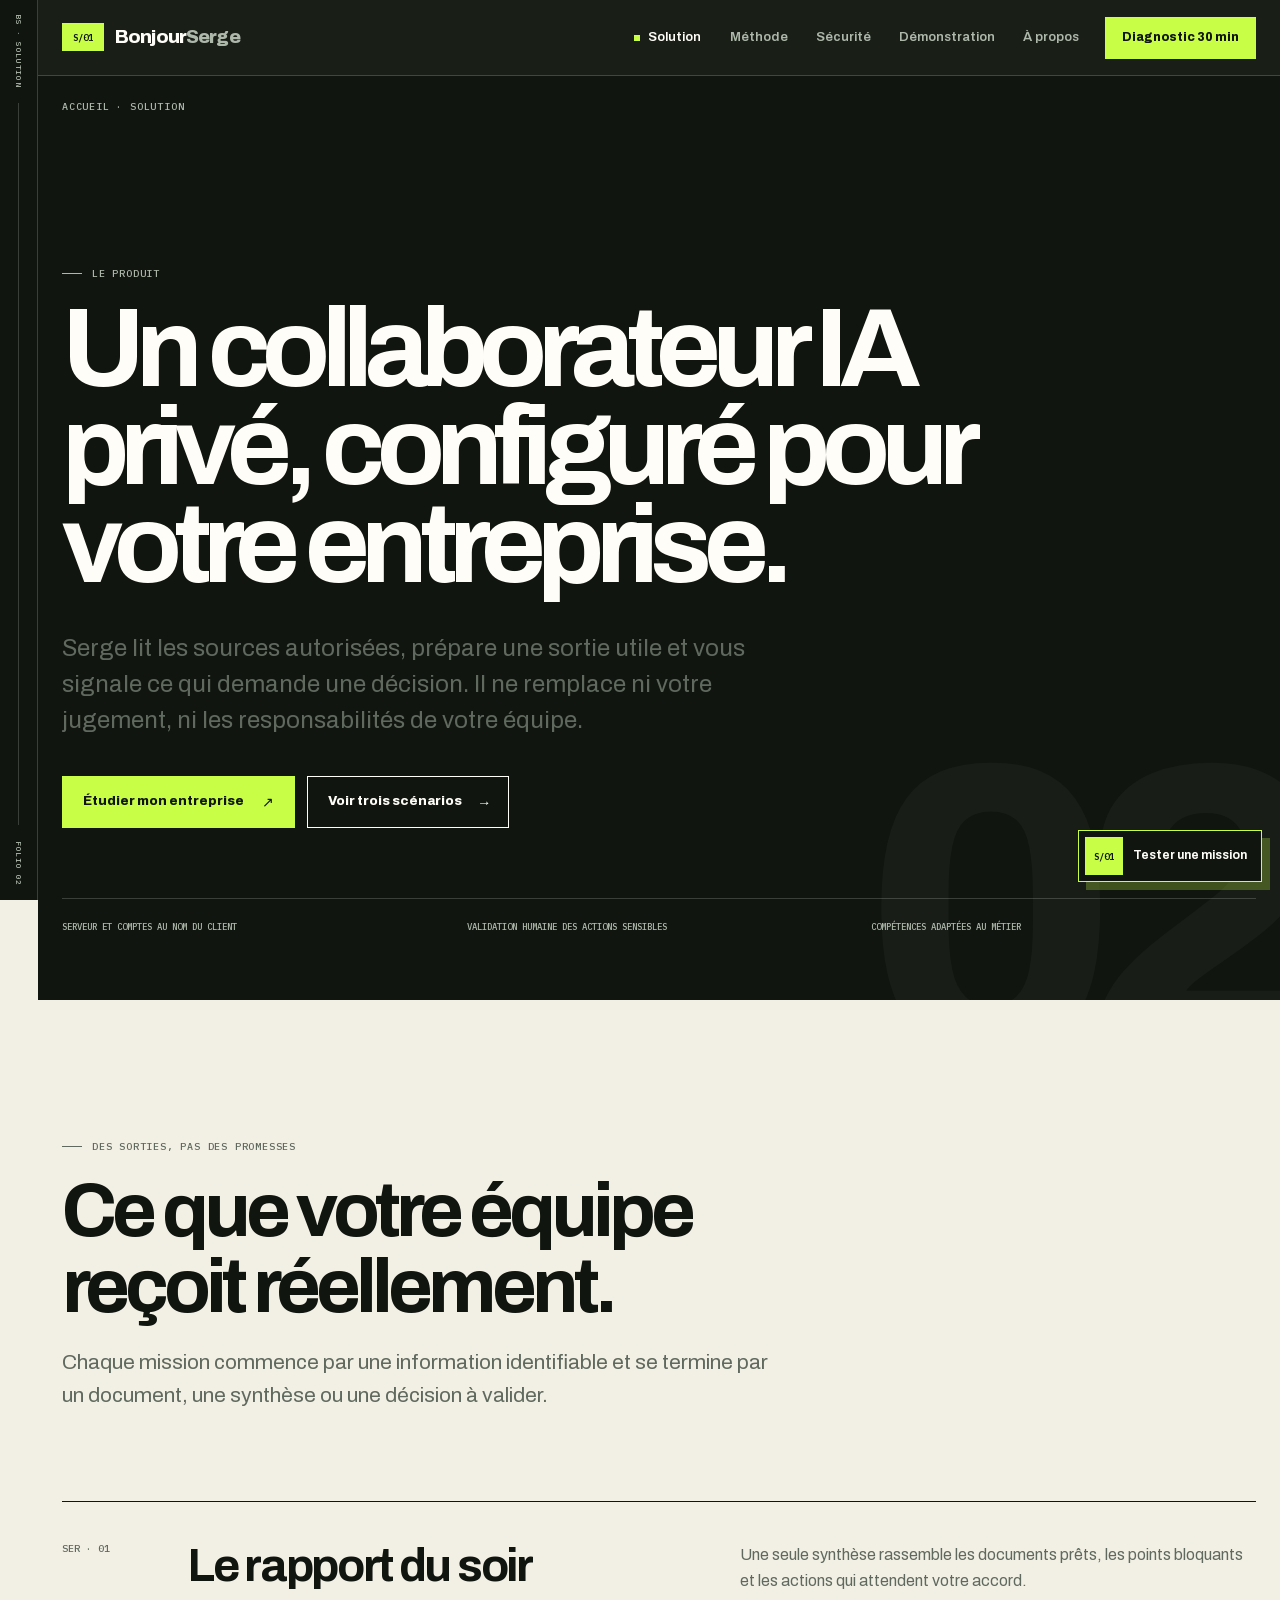
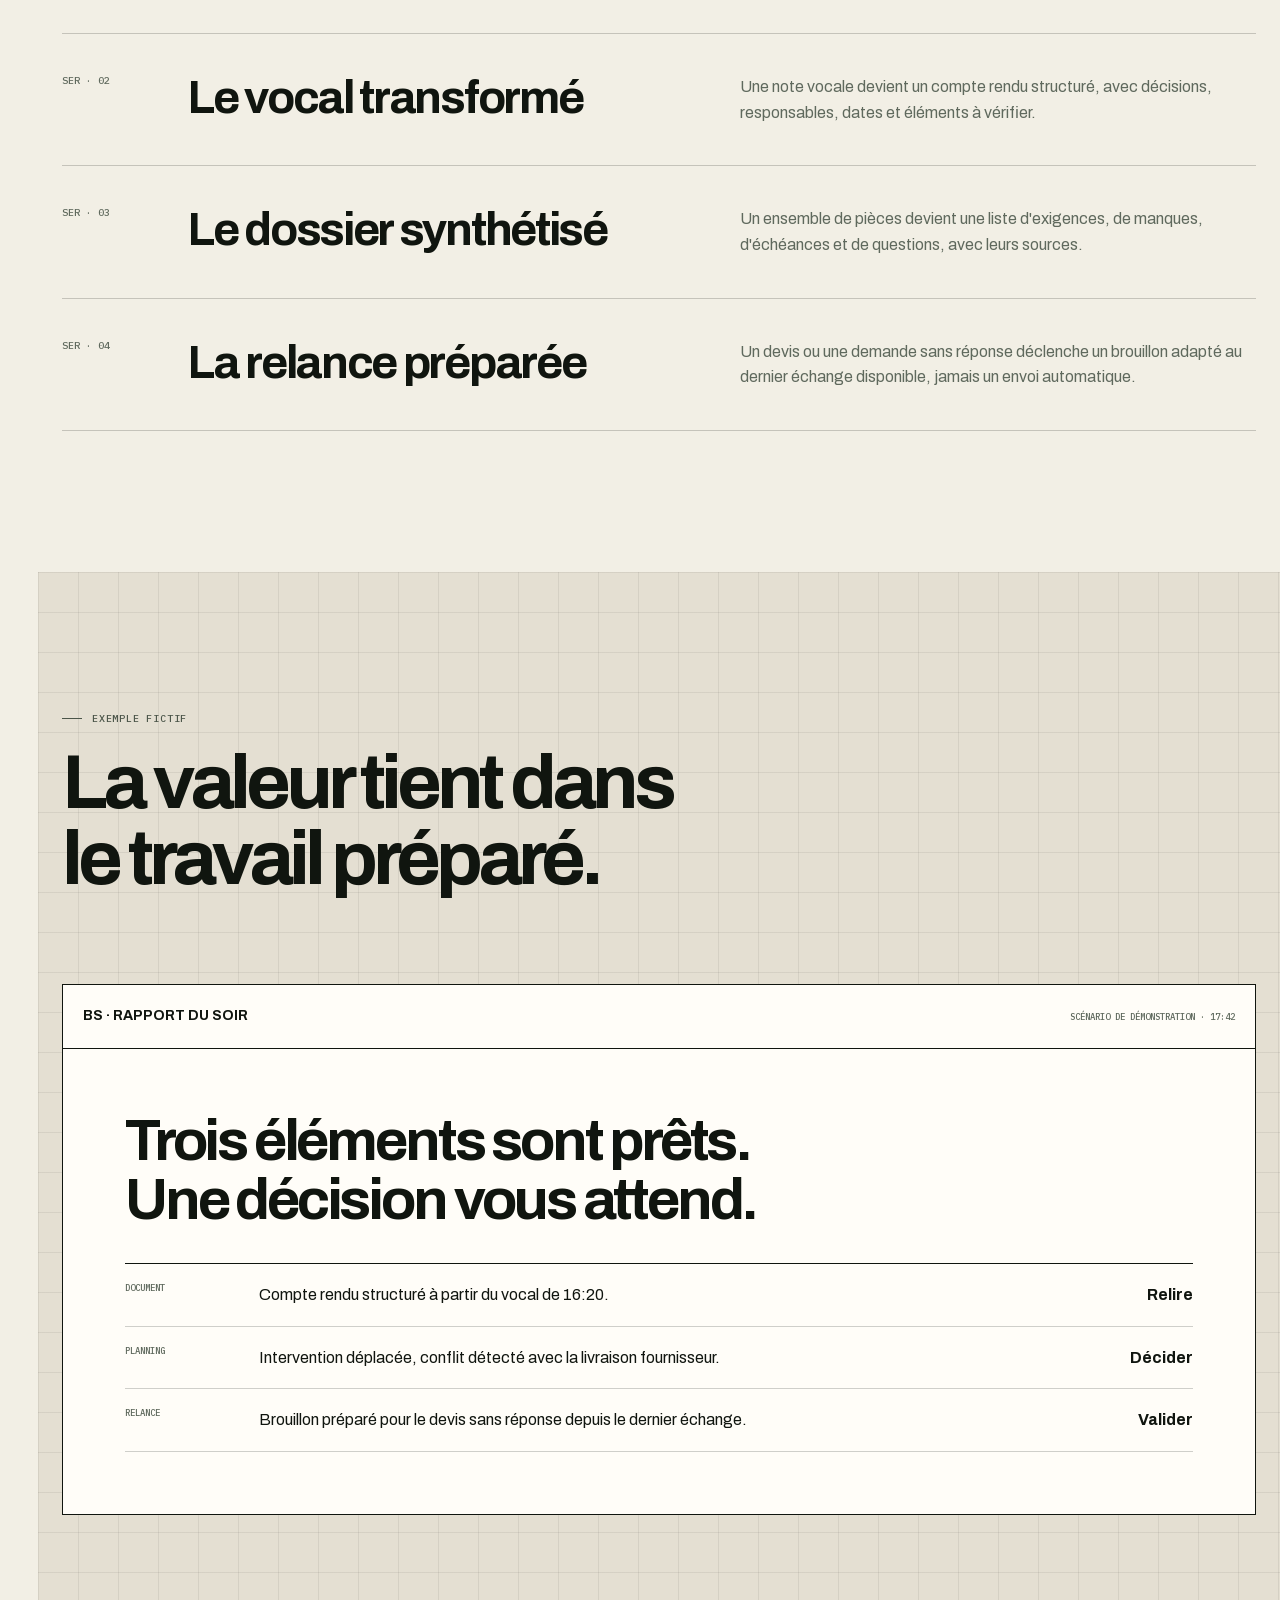
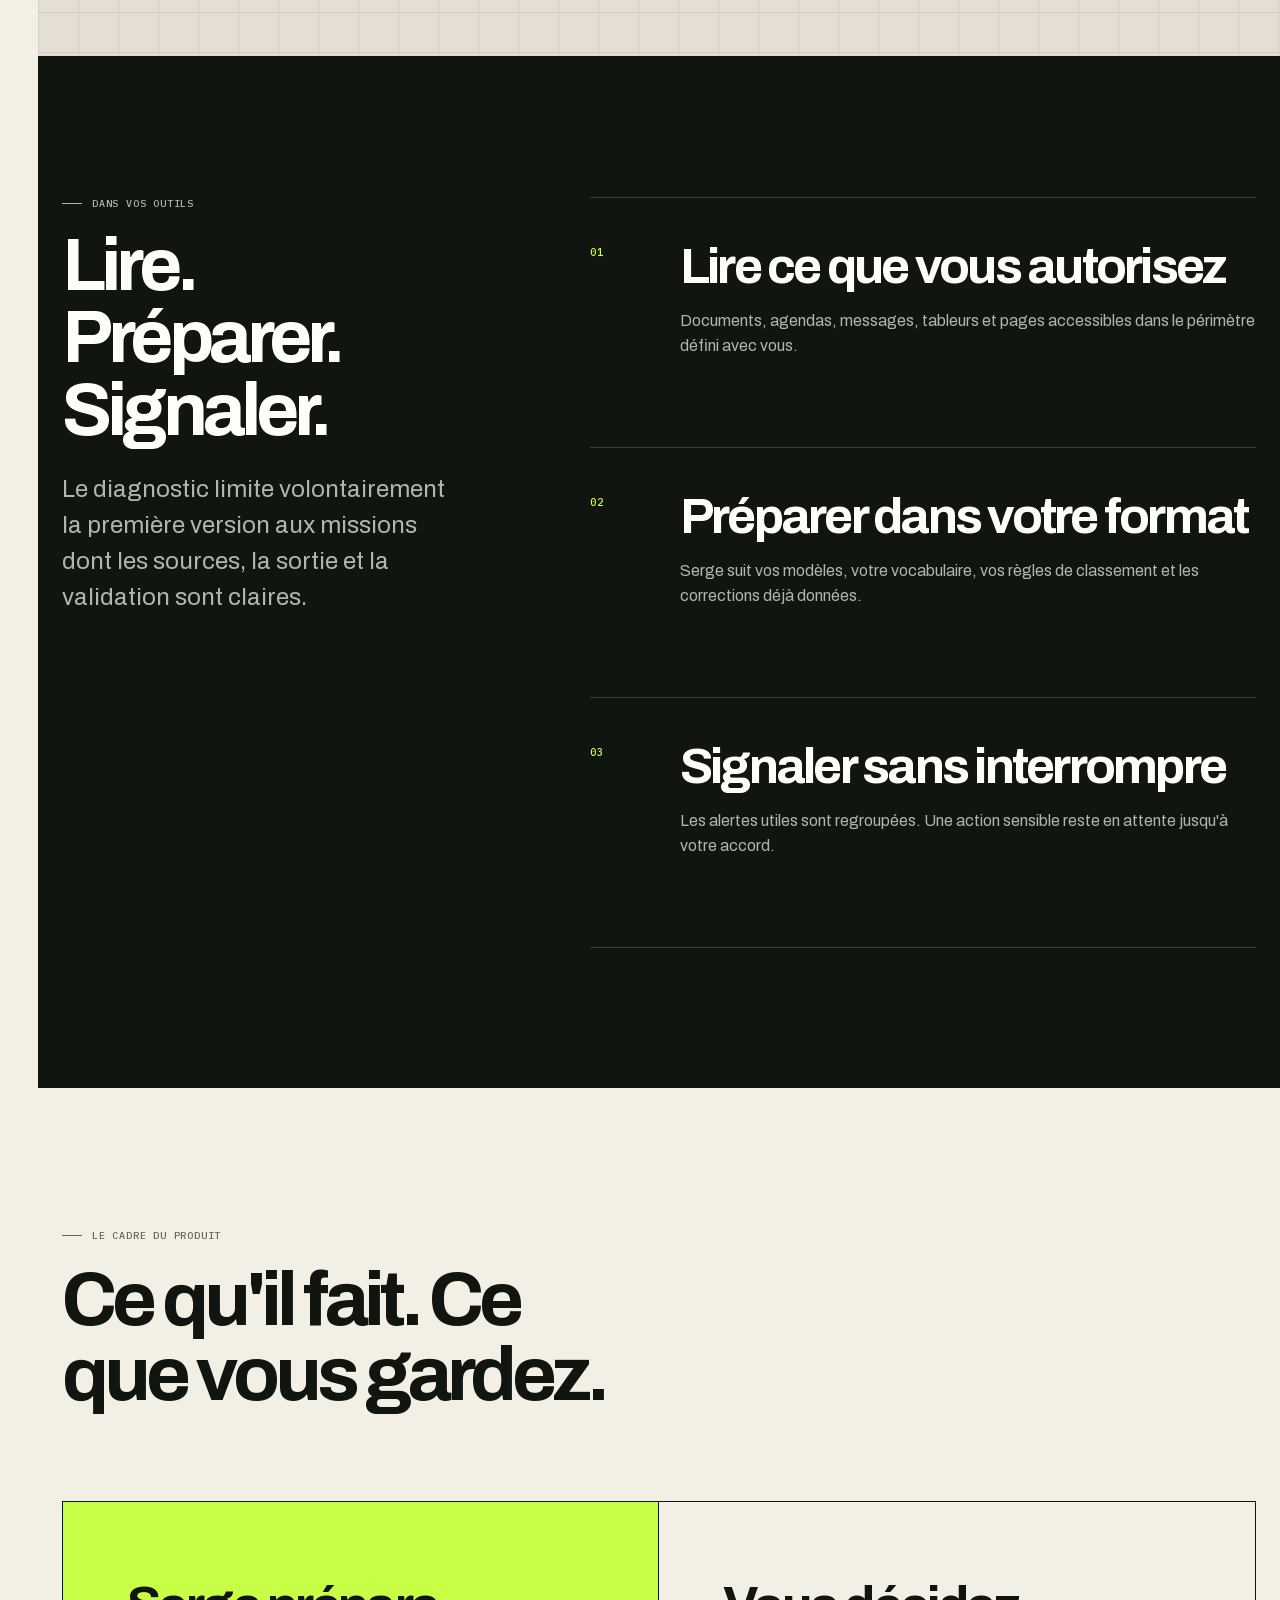
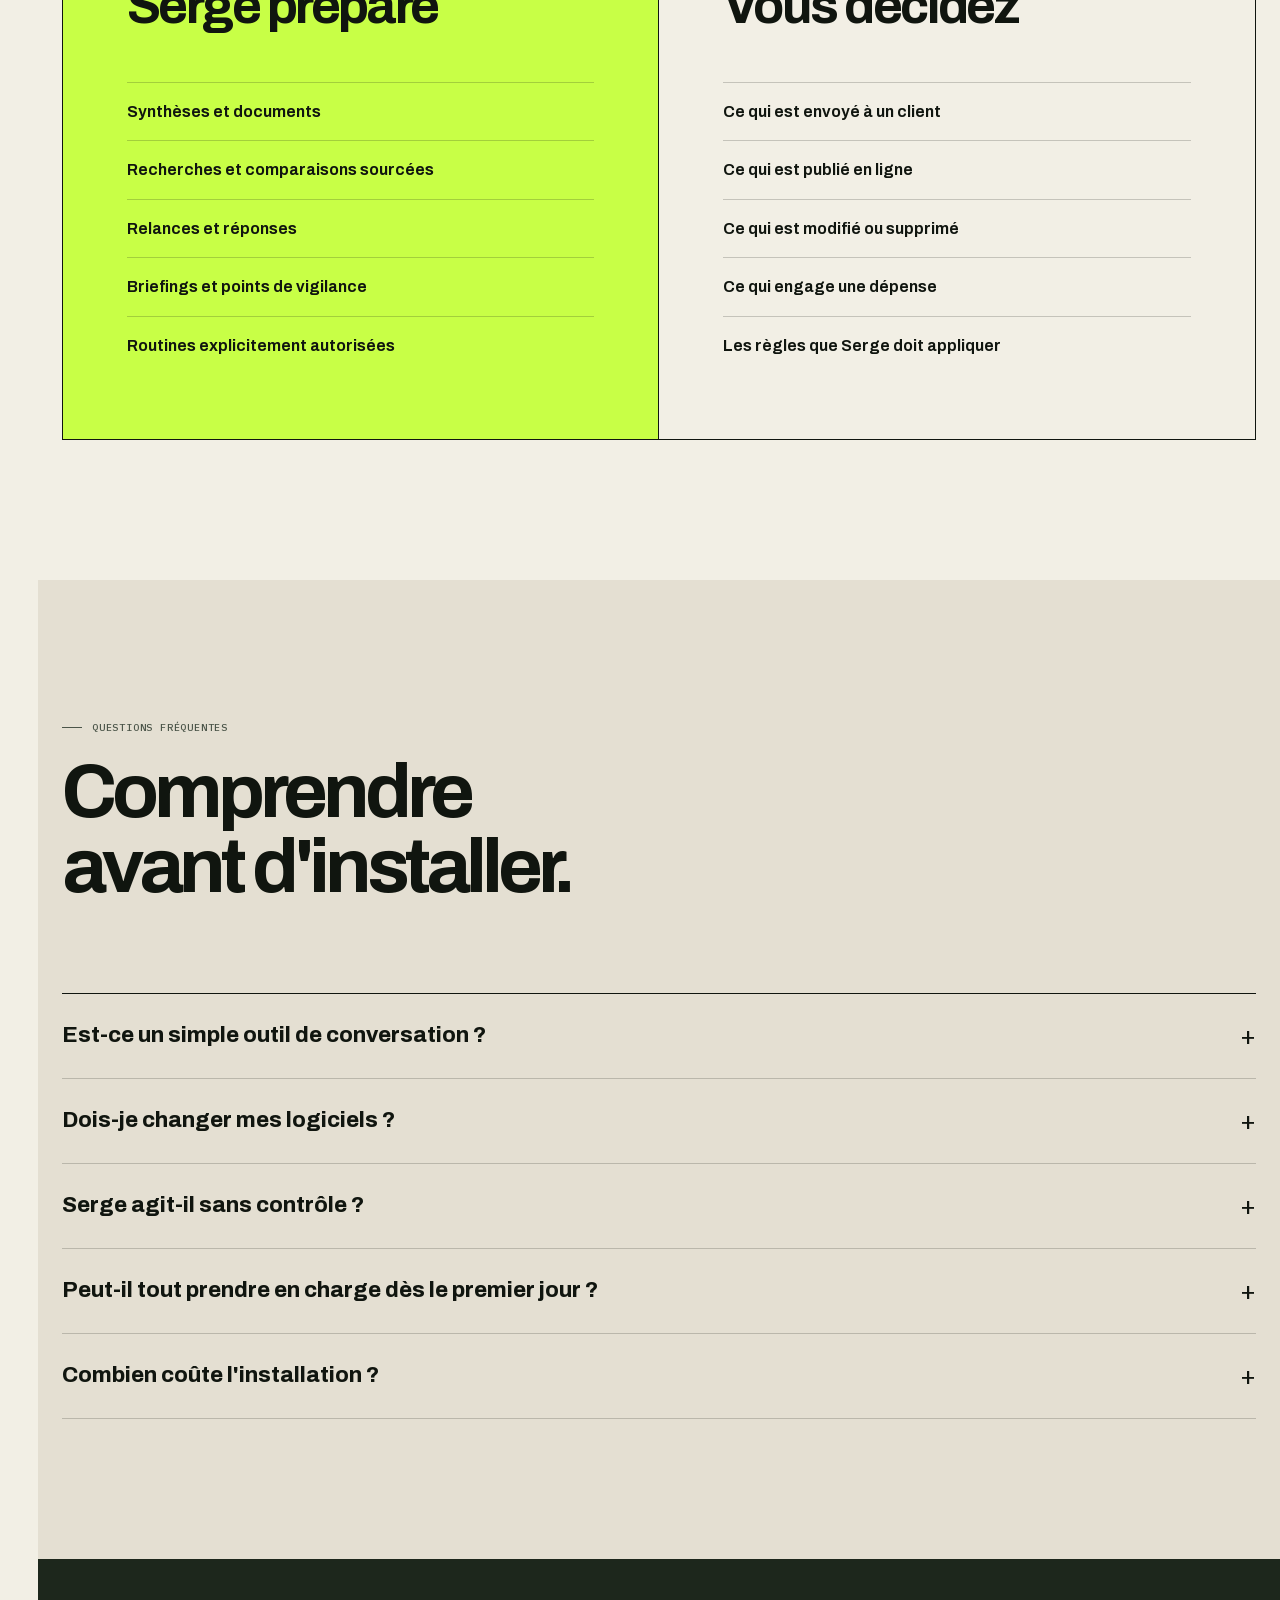
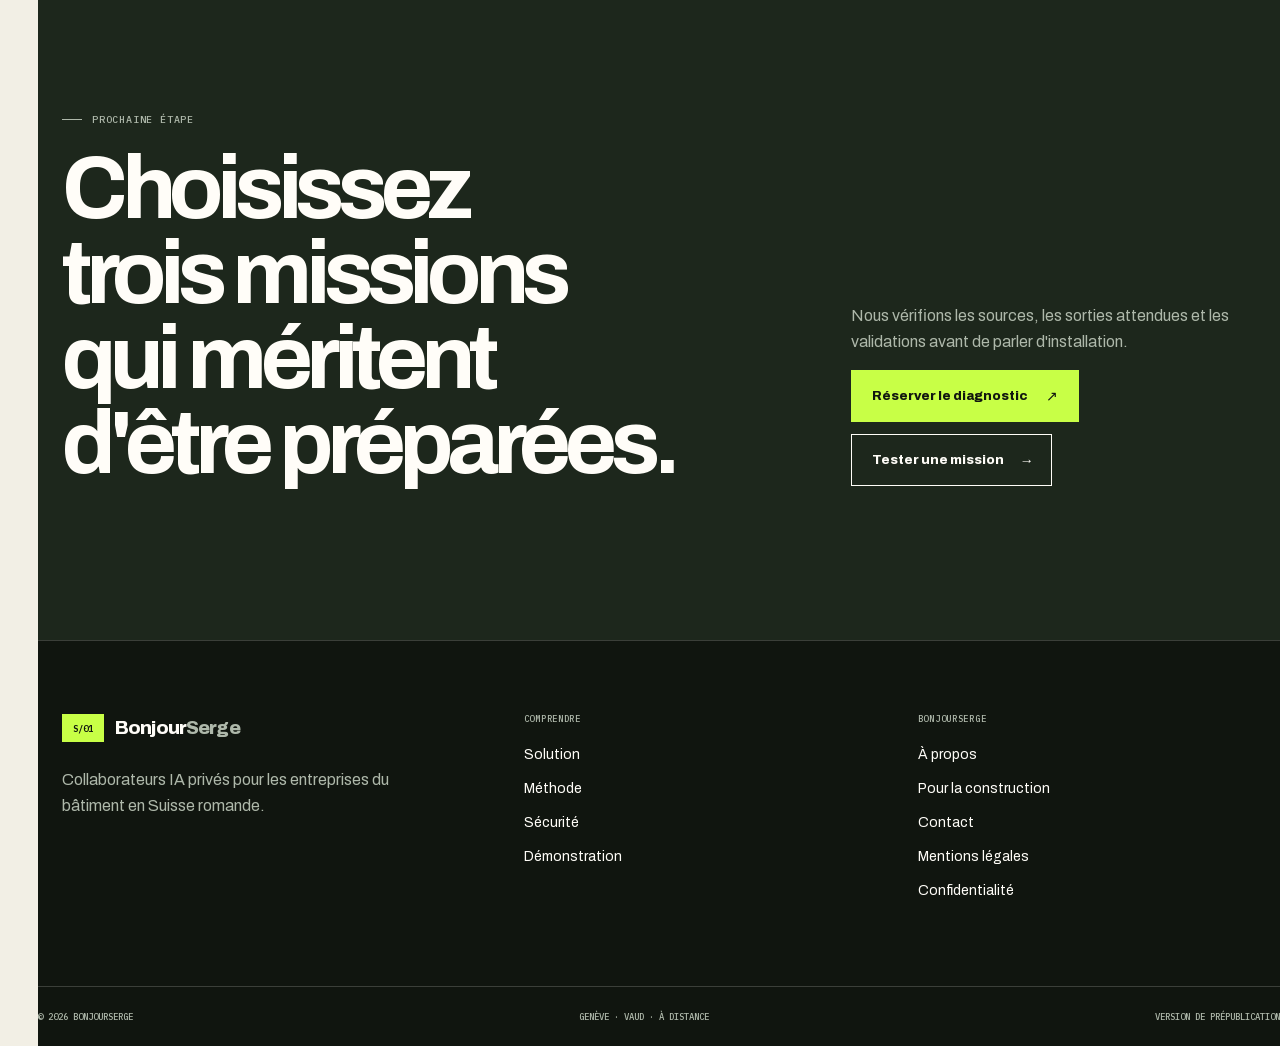
<file: solution.html>
<!doctype html>
<html lang="fr-CH">
<head>
  <meta charset="utf-8">
  <meta name="viewport" content="width=device-width, initial-scale=1">
  <meta name="description" content="Découvrez comment Serge prépare comptes rendus, synthèses, relances et briefings pour les PME du bâtiment, sous validation humaine.">
  <meta name="theme-color" content="#10150f">
  <meta name="robots" content="index, follow, max-image-preview:large">
  <link rel="canonical" href="https://bonjourserge.ch/solution.html">
  <meta property="og:type" content="website"><meta property="og:locale" content="fr_CH"><meta property="og:title" content="La solution BonjourSerge"><meta property="og:description" content="Un collaborateur IA privé qui prépare le travail dans vos outils et selon vos règles."><meta property="og:url" content="https://bonjourserge.ch/solution.html">
  <meta property="og:site_name" content="BonjourSerge"><meta property="og:image" content="https://bonjourserge.ch/og-bonjourserge.png"><meta property="og:image:width" content="1200"><meta property="og:image:height" content="630"><meta property="og:image:alt" content="BonjourSerge, le bureau avance avec vos chantiers"><meta name="twitter:card" content="summary_large_image">
  <title>La solution BonjourSerge | Collaborateur IA privé</title>
  <link rel="icon" href="favicon.svg" type="image/svg+xml"><link rel="manifest" href="site.webmanifest">
  <link rel="preload" href="fonts/archivo-latin-400-800.woff2" as="font" type="font/woff2" crossorigin>
  <link rel="stylesheet" href="site-v2.css">
  <script type="application/ld+json">
  {"@context":"https://schema.org","@type":"Service","name":"Installation d'un collaborateur IA privé","provider":{"@type":"Organization","name":"BonjourSerge","url":"https://bonjourserge.ch/"},"areaServed":["Genève","Vaud","Suisse romande"],"audience":{"@type":"BusinessAudience","audienceType":"PME du bâtiment"},"description":"Installation et configuration d'un agent IA privé qui prépare des documents, synthèses, relances et briefings sous validation humaine."}
  </script>
  <script type="application/ld+json">
  {"@context":"https://schema.org","@type":"FAQPage","mainEntity":[
    {"@type":"Question","name":"Est-ce un simple outil de conversation ?","acceptedAnswer":{"@type":"Answer","text":"Non. Serge peut être installé sur un serveur dédié, conserver les règles de travail autorisées, utiliser des outils connectés et exécuter des routines définies pour l'entreprise."}},
    {"@type":"Question","name":"Dois-je changer mes logiciels ?","acceptedAnswer":{"@type":"Answer","text":"Pas nécessairement. Le diagnostic vérifie d'abord les outils déjà utilisés et les connexions possibles. Le périmètre est adapté à l'environnement réel."}},
    {"@type":"Question","name":"Serge agit-il sans contrôle ?","acceptedAnswer":{"@type":"Answer","text":"Il peut préparer les tâches cadrées. Envoyer, publier, supprimer ou dépenser reste soumis à une validation explicite."}}
  ]}
  </script>
</head>
<body data-page="solution">
  <a class="skip-link" href="#contenu">Aller au contenu</a>
  <aside class="site-rail" aria-hidden="true"><span class="rail-code">BS · SOLUTION</span><span class="rail-track"><span class="rail-progress"></span></span><span class="rail-page">Folio 02</span></aside>
  <header class="site-header"><div class="header-inner">
    <a class="brand" href="index.html"><span class="brand-mark" aria-hidden="true">S/01</span><span class="brand-name">Bonjour<span>Serge</span></span></a>
    <button class="menu-toggle" type="button" aria-expanded="false" aria-controls="site-nav" aria-label="Ouvrir le menu"><span class="menu-toggle-lines" aria-hidden="true"></span></button>
    <nav class="site-nav" id="site-nav" aria-label="Navigation principale"><a href="solution.html" data-nav="solution">Solution</a><a href="methode.html" data-nav="methode">Méthode</a><a href="securite.html" data-nav="securite">Sécurité</a><a href="demonstration.html" data-nav="demonstration">Démonstration</a><a href="a-propos.html" data-nav="a-propos">À propos</a></nav>
    <a class="header-cta" href="contact.html">Diagnostic 30 min</a>
  </div></header>

  <main id="contenu">
    <div class="dark"><div class="container breadcrumb"><a href="index.html">Accueil</a> · Solution</div></div>
    <section class="page-hero" data-folio="02">
      <div class="container"><p class="eyebrow">Le produit</p><h1>Un collaborateur IA privé, configuré pour votre entreprise.</h1><p class="lead">Serge lit les sources autorisées, prépare une sortie utile et vous signale ce qui demande une décision. Il ne remplace ni votre jugement, ni les responsabilités de votre équipe.</p><div class="actions"><a class="button button-signal" href="contact.html">Étudier mon entreprise</a><a class="button button-ghost button-internal" href="demonstration.html">Voir trois scénarios</a></div><div class="page-meta"><span>Serveur et comptes au nom du client</span><span>Validation humaine des actions sensibles</span><span>Compétences adaptées au métier</span></div></div>
    </section>

    <section class="section" aria-labelledby="sorties-title"><div class="container">
      <div class="section-heading reveal"><p class="eyebrow">Des sorties, pas des promesses</p><h2 id="sorties-title">Ce que votre équipe reçoit réellement.</h2><p>Chaque mission commence par une information identifiable et se termine par un document, une synthèse ou une décision à valider.</p></div>
      <div class="feature-record">
        <article class="reveal"><span class="record-code">SER · 01</span><h3>Le rapport du soir</h3><p>Une seule synthèse rassemble les documents prêts, les points bloquants et les actions qui attendent votre accord.</p></article>
        <article class="reveal"><span class="record-code">SER · 02</span><h3>Le vocal transformé</h3><p>Une note vocale devient un compte rendu structuré, avec décisions, responsables, dates et éléments à vérifier.</p></article>
        <article class="reveal"><span class="record-code">SER · 03</span><h3>Le dossier synthétisé</h3><p>Un ensemble de pièces devient une liste d'exigences, de manques, d'échéances et de questions, avec leurs sources.</p></article>
        <article class="reveal"><span class="record-code">SER · 04</span><h3>La relance préparée</h3><p>Un devis ou une demande sans réponse déclenche un brouillon adapté au dernier échange disponible, jamais un envoi automatique.</p></article>
      </div>
    </div></section>

    <section class="section paper-deep blueprint" aria-labelledby="rapport-title"><div class="container">
      <div class="section-heading reveal"><p class="eyebrow">Exemple fictif</p><h2 id="rapport-title">La valeur tient dans le travail préparé.</h2></div>
      <article class="document-demo reveal" aria-label="Exemple de rapport du soir">
        <div class="document-toolbar"><strong>BS · RAPPORT DU SOIR</strong><span>Scénario de démonstration · 17:42</span></div>
        <div class="document-body"><h3>Trois éléments sont prêts. Une décision vous attend.</h3><div class="document-lines">
          <div class="document-line"><span>Document</span><p>Compte rendu structuré à partir du vocal de 16:20.</p><strong>Relire</strong></div>
          <div class="document-line"><span>Planning</span><p>Intervention déplacée, conflit détecté avec la livraison fournisseur.</p><strong>Décider</strong></div>
          <div class="document-line"><span>Relance</span><p>Brouillon préparé pour le devis sans réponse depuis le dernier échange.</p><strong>Valider</strong></div>
        </div></div>
      </article>
    </div></section>

    <section class="section dark" aria-labelledby="capacite-title"><div class="container outcome-layout">
      <div class="outcome-sticky reveal"><p class="eyebrow">Dans vos outils</p><h2 id="capacite-title">Lire. Préparer. Signaler.</h2><p class="lead">Le diagnostic limite volontairement la première version aux missions dont les sources, la sortie et la validation sont claires.</p></div>
      <div class="outcome-list">
        <article class="outcome-item reveal"><span>01</span><h3>Lire ce que vous autorisez</h3><p>Documents, agendas, messages, tableurs et pages accessibles dans le périmètre défini avec vous.</p></article>
        <article class="outcome-item reveal"><span>02</span><h3>Préparer dans votre format</h3><p>Serge suit vos modèles, votre vocabulaire, vos règles de classement et les corrections déjà données.</p></article>
        <article class="outcome-item reveal"><span>03</span><h3>Signaler sans interrompre</h3><p>Les alertes utiles sont regroupées. Une action sensible reste en attente jusqu'à votre accord.</p></article>
      </div>
    </div></section>

    <section class="section" aria-labelledby="limites-title"><div class="container">
      <div class="section-heading reveal"><p class="eyebrow">Le cadre du produit</p><h2 id="limites-title">Ce qu'il fait. Ce que vous gardez.</h2></div>
      <div class="boundary-matrix reveal"><div class="boundary-column"><h2>Serge prépare</h2><ul><li>Synthèses et documents</li><li>Recherches et comparaisons sourcées</li><li>Relances et réponses</li><li>Briefings et points de vigilance</li><li>Routines explicitement autorisées</li></ul></div><div class="boundary-column"><h2>Vous décidez</h2><ul><li>Ce qui est envoyé à un client</li><li>Ce qui est publié en ligne</li><li>Ce qui est modifié ou supprimé</li><li>Ce qui engage une dépense</li><li>Les règles que Serge doit appliquer</li></ul></div></div>
    </div></section>

    <section class="section paper-deep" aria-labelledby="faq-title"><div class="container"><div class="section-heading reveal"><p class="eyebrow">Questions fréquentes</p><h2 id="faq-title">Comprendre avant d'installer.</h2></div><div class="faq">
      <details><summary>Est-ce un simple outil de conversation ?</summary><p>Non. Un outil de conversation répond quand vous lui écrivez. Serge peut être installé sur un serveur dédié, conserver les règles autorisées, utiliser des outils connectés et exécuter des routines définies pour l'entreprise.</p></details>
      <details><summary>Dois-je changer mes logiciels ?</summary><p>Pas nécessairement. Le diagnostic vérifie d'abord les outils déjà utilisés et les connexions possibles. Le périmètre est adapté à votre environnement réel.</p></details>
      <details><summary>Serge agit-il sans contrôle ?</summary><p>Il peut préparer les tâches cadrées. Envoyer, publier, supprimer ou dépenser reste soumis à une validation explicite.</p></details>
      <details><summary>Peut-il tout prendre en charge dès le premier jour ?</summary><p>Non. La première version se concentre sur trois missions utiles et vérifiables. Les suivantes sont ajoutées après validation du fonctionnement initial.</p></details>
      <details><summary>Combien coûte l'installation ?</summary><p>Le prix Suisse n'est pas encore publié. Le diagnostic définit le nombre d'outils, les compétences à créer et le niveau d'accompagnement avant toute proposition chiffrée.</p></details>
    </div></div></section>

    <section class="final-cta" aria-labelledby="cta-title"><div class="container final-cta-grid"><div><p class="eyebrow">Prochaine étape</p><h2 id="cta-title">Choisissez trois missions qui méritent d'être préparées.</h2></div><div class="final-cta-side"><p>Nous vérifions les sources, les sorties attendues et les validations avant de parler d'installation.</p><div class="actions"><a class="button button-signal" href="contact.html">Réserver le diagnostic</a><button class="button button-ghost button-internal" type="button" data-open-diagnostic>Tester une mission</button></div></div></div></section>
  </main>

  <footer class="site-footer"><div class="container footer-main"><div class="footer-intro"><a class="brand" href="index.html"><span class="brand-mark" aria-hidden="true">S/01</span><span class="brand-name">Bonjour<span>Serge</span></span></a><p>Collaborateurs IA privés pour les entreprises du bâtiment en Suisse romande.</p></div><div class="footer-column"><h2>Comprendre</h2><a href="solution.html">Solution</a><a href="methode.html">Méthode</a><a href="securite.html">Sécurité</a><a href="demonstration.html">Démonstration</a></div><div class="footer-column"><h2>BonjourSerge</h2><a href="a-propos.html">À propos</a><a href="construction.html">Pour la construction</a><a href="contact.html">Contact</a><a href="mentions-legales.html">Mentions légales</a><a href="confidentialite.html">Confidentialité</a></div></div><div class="container footer-bottom"><span>© <span data-year></span> BonjourSerge</span><span>Genève · Vaud · À distance</span><span>Version de prépublication</span></div></footer>
  <script src="site-v2.js" defer></script>
</body>
</html>
</file>
<file: site-v2.css>
@font-face {
  font-family: "Archivo";
  font-style: normal;
  font-weight: 400 800;
  font-display: swap;
  src: url("fonts/archivo-latin-400-800.woff2") format("woff2");
}

@font-face {
  font-family: "IBM Plex Mono";
  font-style: normal;
  font-weight: 400;
  font-display: swap;
  src: url("fonts/ibm-plex-mono-latin-400.woff2") format("woff2");
}

@font-face {
  font-family: "IBM Plex Mono";
  font-style: normal;
  font-weight: 500;
  font-display: swap;
  src: url("fonts/ibm-plex-mono-latin-500.woff2") format("woff2");
}

@font-face {
  font-family: "IBM Plex Mono";
  font-style: normal;
  font-weight: 600;
  font-display: swap;
  src: url("fonts/ibm-plex-mono-latin-600.woff2") format("woff2");
}

:root {
  --ink: #10150f;
  --ink-soft: #1d271c;
  --paper: #f2efe5;
  --paper-deep: #e4dfd2;
  --white: #fffdf8;
  --signal: #c8ff46;
  --signal-dark: #4d6815;
  --muted: #5f695d;
  --muted-dark: #aeb8aa;
  --line: rgba(16, 21, 15, .2);
  --line-dark: rgba(255, 253, 248, .18);
  --font-sans: "Archivo", sans-serif;
  --font-mono: "IBM Plex Mono", monospace;
  --max: 1240px;
  --reading: 720px;
  --header: 76px;
  --rail: 38px;
  --ease: cubic-bezier(.2, .8, .2, 1);
}

* { box-sizing: border-box; }
html { scroll-behavior: smooth; }
body {
  min-width: 320px;
  margin: 0;
  padding-left: var(--rail);
  overflow-x: clip;
  color: var(--ink);
  background: var(--paper);
  font-family: var(--font-sans);
  font-size: 16px;
  line-height: 1.6;
  text-rendering: optimizeLegibility;
}
body.menu-open { overflow: hidden; }
button, input, textarea, select { font: inherit; }
button, a { -webkit-tap-highlight-color: transparent; }
a { color: inherit; }
img, svg { display: block; max-width: 100%; }
h1, h2, h3, h4, p, ul, ol, figure, blockquote { margin-top: 0; }
h1, h2, h3, h4 { text-wrap: balance; }
p { text-wrap: pretty; }
::selection { color: var(--ink); background: var(--signal); }

.skip-link {
  position: fixed;
  top: -80px;
  left: calc(var(--rail) + 16px);
  z-index: 200;
  padding: 12px 16px;
  color: var(--ink);
  background: var(--signal);
  font-weight: 800;
  text-decoration: none;
}
.skip-link:focus { top: 12px; }
.sr-only {
  position: absolute;
  width: 1px;
  height: 1px;
  padding: 0;
  margin: -1px;
  overflow: hidden;
  clip: rect(0, 0, 0, 0);
  white-space: nowrap;
  border: 0;
}
:focus-visible { outline: 3px solid var(--signal-dark); outline-offset: 4px; }
.dark :focus-visible,
.site-footer :focus-visible,
.site-header :focus-visible,
.serge-dialog :focus-visible { outline-color: var(--signal); }
[id] { scroll-margin-top: calc(var(--header) + 24px); }

.site-rail {
  position: fixed;
  inset: 0 auto 0 0;
  z-index: 90;
  width: var(--rail);
  display: flex;
  flex-direction: column;
  align-items: center;
  justify-content: space-between;
  padding: 14px 0;
  color: var(--muted-dark);
  background: var(--ink);
  border-right: 1px solid var(--line-dark);
}
.rail-code,
.rail-page { font: 500 8px var(--font-mono); letter-spacing: .08em; writing-mode: vertical-rl; text-transform: uppercase; }
.rail-track { position: relative; width: 1px; flex: 1; margin: 16px 0; overflow: hidden; background: rgba(255, 255, 255, .18); }
.rail-progress { position: absolute; inset: 0 0 auto; height: 100%; background: var(--signal); transform: scaleY(0); transform-origin: top; }

.site-header {
  position: sticky;
  top: 0;
  z-index: 80;
  height: var(--header);
  color: var(--white);
  background: rgba(16, 21, 15, .96);
  border-bottom: 1px solid var(--line-dark);
  backdrop-filter: blur(16px);
}
.header-inner { width: min(100%, calc(var(--max) + 48px)); height: 100%; display: flex; align-items: center; gap: 26px; margin: 0 auto; padding: 0 24px; }
.brand { display: inline-flex; align-items: center; gap: 11px; flex: 0 0 auto; color: var(--white); font-size: 19px; font-weight: 800; letter-spacing: -.045em; text-decoration: none; }
.brand-mark { min-width: 42px; min-height: 28px; display: inline-grid; place-items: center; color: var(--ink); background: var(--signal); font: 600 9px var(--font-mono); letter-spacing: .02em; }
.brand-name span { color: var(--muted-dark); }
.site-nav { display: flex; align-items: center; gap: clamp(16px, 2.2vw, 30px); margin-left: auto; }
.site-nav a { min-height: 44px; display: inline-flex; align-items: center; color: var(--muted-dark); font-size: 13px; font-weight: 600; text-decoration: none; transition: color .2s ease; }
.site-nav a:hover,
.site-nav a[aria-current="page"] { color: var(--white); }
.site-nav a[aria-current="page"]::before { content: ""; width: 6px; height: 6px; margin-right: 8px; background: var(--signal); }
.header-cta { min-height: 42px; display: inline-flex; align-items: center; justify-content: center; padding: 0 16px; color: var(--ink); background: var(--signal); border: 1px solid var(--signal); font-size: 12px; font-weight: 800; text-decoration: none; }
.menu-toggle { min-width: 46px; min-height: 46px; display: none; align-items: center; justify-content: center; margin-left: auto; padding: 0; color: var(--white); background: transparent; border: 1px solid var(--line-dark); cursor: pointer; }
.menu-toggle-lines,
.menu-toggle-lines::before,
.menu-toggle-lines::after { width: 18px; height: 1px; display: block; background: currentColor; transition: transform .2s ease; }
.menu-toggle-lines { position: relative; }
.menu-toggle-lines::before,
.menu-toggle-lines::after { content: ""; position: absolute; left: 0; }
.menu-toggle-lines::before { top: -6px; }
.menu-toggle-lines::after { top: 6px; }
.menu-toggle[aria-expanded="true"] .menu-toggle-lines { background: transparent; }
.menu-toggle[aria-expanded="true"] .menu-toggle-lines::before { transform: translateY(6px) rotate(45deg); }
.menu-toggle[aria-expanded="true"] .menu-toggle-lines::after { transform: translateY(-6px) rotate(-45deg); }

.container { width: min(100%, calc(var(--max) + 48px)); margin-inline: auto; padding-inline: 24px; }
.section { padding-block: clamp(88px, 11vw, 152px); }
.section-compact { padding-block: clamp(64px, 8vw, 104px); }
.dark { color: var(--white); background: var(--ink); }
.ink-soft { color: var(--white); background: var(--ink-soft); }
.paper-deep { background: var(--paper-deep); }
.signal { background: var(--signal); }
.blueprint { background-image: linear-gradient(rgba(16, 21, 15, .07) 1px, transparent 1px), linear-gradient(90deg, rgba(16, 21, 15, .07) 1px, transparent 1px); background-size: 40px 40px; }
.dark.blueprint { background-image: linear-gradient(rgba(255, 255, 255, .045) 1px, transparent 1px), linear-gradient(90deg, rgba(255, 255, 255, .045) 1px, transparent 1px); }
.eyebrow,
.folio,
.meta-line,
.breadcrumb,
.status-tag { font: 500 10px var(--font-mono); letter-spacing: .08em; text-transform: uppercase; }
.eyebrow { margin-bottom: 20px; color: var(--muted); }
.dark .eyebrow,
.ink-soft .eyebrow { color: var(--muted-dark); }
.home-hero .eyebrow,
.page-hero .eyebrow,
.final-cta .eyebrow,
.contact-form .eyebrow { color: var(--muted-dark); }
.dark .breadcrumb { color: var(--muted-dark); }
.paper-deep .eyebrow,
.paper-deep .section-heading p:not(.eyebrow) { color: #4b5549; }
.eyebrow::before { content: ""; width: 20px; height: 1px; display: inline-block; margin: 0 10px 3px 0; background: currentColor; }
.section-heading { max-width: 960px; margin-bottom: clamp(48px, 7vw, 88px); }
.section-heading h2 { max-width: 900px; margin-bottom: 22px; font-size: clamp(40px, 6vw, 78px); line-height: .98; letter-spacing: -.065em; }
.section-heading p:not(.eyebrow) { max-width: var(--reading); margin-bottom: 0; color: var(--muted); font-size: clamp(17px, 2vw, 21px); }
.dark .section-heading p:not(.eyebrow),
.ink-soft .section-heading p:not(.eyebrow) { color: var(--muted-dark); }
.display { margin-bottom: 0; font-size: clamp(48px, 8.2vw, 112px); line-height: .88; letter-spacing: -.078em; }
.lead { max-width: var(--reading); color: var(--muted); font-size: clamp(18px, 2.1vw, 24px); line-height: 1.5; }
.dark .lead { color: var(--muted-dark); }
.body-large { font-size: clamp(20px, 2.6vw, 32px); line-height: 1.4; letter-spacing: -.03em; }
.copy { max-width: var(--reading); }
.copy > *:last-child { margin-bottom: 0; }
.copy p, .copy li { color: var(--muted); }
.dark .copy p, .dark .copy li { color: var(--muted-dark); }
.copy h2 { margin: 64px 0 20px; font-size: clamp(30px, 4vw, 48px); line-height: 1.06; letter-spacing: -.05em; }
.copy h3 { margin: 42px 0 14px; font-size: 23px; letter-spacing: -.03em; }
.copy ul { padding-left: 20px; }

.button { min-height: 52px; display: inline-flex; align-items: center; justify-content: space-between; gap: 18px; padding: 0 20px; color: var(--white); background: var(--ink); border: 1px solid var(--ink); cursor: pointer; font-size: 13px; font-weight: 800; text-decoration: none; transition: transform .2s var(--ease), background .2s ease, color .2s ease; }
.button::after { content: "↗"; font: 500 14px var(--font-mono); }
.button:hover { transform: translateY(-2px); }
.button-signal { color: var(--ink); background: var(--signal); border-color: var(--signal); }
.button-light { color: var(--ink); background: var(--white); border-color: var(--white); }
.button-ghost { color: inherit; background: transparent; border-color: currentColor; }
.button-internal::after { content: "→"; }
.actions { display: flex; flex-wrap: wrap; gap: 12px; }
.text-link { display: inline-flex; gap: 9px; align-items: center; font-weight: 750; text-underline-offset: 5px; }
.text-link::after { content: "→"; font-family: var(--font-mono); }
.section-link { margin-top: 28px; }

.home-hero { position: relative; min-height: calc(100svh - var(--header)); display: flex; align-items: stretch; overflow: hidden; color: var(--white); background: var(--ink); }
.home-hero::after { content: ""; position: absolute; inset: auto -12vw -32vw auto; width: 58vw; aspect-ratio: 1; border: 1px solid rgba(200, 255, 70, .28); border-radius: 50%; box-shadow: 0 0 0 8vw rgba(200, 255, 70, .025), 0 0 0 16vw rgba(200, 255, 70, .018); pointer-events: none; }
.hero-shell { position: relative; z-index: 1; width: min(100%, calc(var(--max) + 48px)); display: grid; grid-template-rows: 1fr auto; margin-inline: auto; padding: clamp(72px, 9vw, 132px) 24px 42px; }
.hero-top { align-self: center; }
.hero-title { max-width: 1140px; margin: 0; font-size: clamp(58px, 9.8vw, 144px); line-height: .84; letter-spacing: -.082em; }
.hero-title .signal-word { color: var(--signal); }
.hero-bottom { display: grid; grid-template-columns: 1.25fr .75fr; gap: clamp(32px, 8vw, 120px); align-items: end; margin-top: 66px; padding-top: 28px; border-top: 1px solid var(--line-dark); }
.hero-bottom p { max-width: 720px; margin: 0; color: var(--muted-dark); font-size: clamp(18px, 2vw, 23px); }
.hero-bottom .actions { justify-content: flex-end; }
.hero-note { position: absolute; right: 24px; top: 24px; color: var(--muted-dark); }

.proof-wrap { position: relative; margin-top: -1px; color: var(--white); background: var(--ink); }
.proof-sheet { position: relative; width: min(100%, var(--max)); margin-inline: auto; color: var(--ink); background: var(--paper); border: 1px solid var(--ink); box-shadow: 18px 18px 0 var(--signal); }
.proof-sheet::before { content: "SCÉNARIO DE DÉMONSTRATION"; position: absolute; right: 18px; top: 18px; color: var(--signal-dark); font: 600 9px var(--font-mono); letter-spacing: .08em; }
.proof-head { display: grid; grid-template-columns: 1fr auto; gap: 20px; padding: 24px 28px; border-bottom: 1px solid var(--ink); }
.proof-head strong { font-size: 22px; letter-spacing: -.04em; }
.proof-head span { color: var(--muted); font: 500 10px var(--font-mono); }
.proof-row { display: grid; grid-template-columns: 70px minmax(180px, .8fr) 1.4fr auto; gap: 24px; align-items: center; min-height: 82px; padding: 16px 28px; border-bottom: 1px solid var(--line); }
.proof-row:last-child { border-bottom: 0; }
.proof-row > span:first-child { color: var(--muted); font: 500 10px var(--font-mono); }
.proof-row strong { font-size: 16px; }
.proof-row p { margin: 0; color: var(--muted); }
.proof-status { padding: 6px 8px; color: var(--ink); background: var(--signal); font: 600 8px var(--font-mono); text-transform: uppercase; }

.problem-ledger { border-top: 1px solid var(--ink); }
.ledger-row { display: grid; grid-template-columns: 110px .8fr 1.2fr; gap: clamp(24px, 6vw, 90px); padding: 34px 0; border-bottom: 1px solid var(--line); }
.ledger-row > span { color: var(--muted); font: 500 10px var(--font-mono); }
.ledger-row h3 { margin: 0; font-size: clamp(24px, 3.1vw, 40px); line-height: 1.06; letter-spacing: -.05em; }
.ledger-row p { max-width: 600px; margin: 0; color: var(--muted); }

.outcome-layout { display: grid; grid-template-columns: .75fr 1.25fr; gap: clamp(48px, 10vw, 150px); align-items: start; }
.outcome-sticky { position: sticky; top: calc(var(--header) + 38px); }
.outcome-sticky h2 { margin-bottom: 24px; font-size: clamp(42px, 5.8vw, 74px); line-height: .98; letter-spacing: -.065em; }
.outcome-list { border-top: 1px solid var(--line-dark); }
.outcome-item { position: relative; min-height: 250px; padding: 44px 0 44px 90px; border-bottom: 1px solid var(--line-dark); }
.outcome-item > span { position: absolute; left: 0; top: 47px; color: var(--signal); font: 500 11px var(--font-mono); }
.outcome-item h3 { margin-bottom: 16px; font-size: clamp(30px, 4vw, 50px); line-height: 1; letter-spacing: -.055em; }
.outcome-item p { max-width: 620px; margin: 0; color: var(--muted-dark); }

.founder-band { border-block: 1px solid var(--ink); }
.founder-grid { display: grid; grid-template-columns: .65fr 1.35fr; min-height: 520px; }
.founder-id { display: flex; flex-direction: column; justify-content: space-between; padding: 48px; background: var(--signal); border-right: 1px solid var(--ink); }
.founder-monogram { font-size: clamp(80px, 12vw, 170px); font-weight: 800; line-height: .8; letter-spacing: -.1em; }
.founder-id p { margin: 0; font: 500 10px var(--font-mono); text-transform: uppercase; }
.founder-copy { display: flex; flex-direction: column; justify-content: center; padding: clamp(48px, 8vw, 110px); }
.founder-copy blockquote { max-width: 850px; margin-bottom: 34px; font-size: clamp(34px, 5vw, 68px); line-height: 1.02; letter-spacing: -.06em; }
.founder-copy p { max-width: 670px; margin-bottom: 28px; color: var(--muted); font-size: 18px; }

.breadcrumb { padding-top: 24px; color: var(--muted); }
.breadcrumb a { text-underline-offset: 4px; }
.page-hero { position: relative; overflow: hidden; padding: clamp(82px, 12vw, 168px) 0 68px; color: var(--white); background: var(--ink); }
.page-hero::after { content: attr(data-folio); position: absolute; right: -1vw; bottom: -6vw; color: rgba(255,255,255,.035); font: 800 clamp(160px, 32vw, 500px)/.8 var(--font-sans); letter-spacing: -.1em; }
.page-hero .container { position: relative; z-index: 1; }
.page-hero h1 { max-width: 1120px; margin: 0 0 36px; font-size: clamp(54px, 8.7vw, 126px); line-height: .88; letter-spacing: -.078em; }
.page-hero .lead { margin-bottom: 38px; }
.page-meta { display: grid; grid-template-columns: repeat(3, 1fr); gap: 20px; margin-top: 70px; padding-top: 22px; border-top: 1px solid var(--line-dark); }
.page-meta span { color: var(--muted-dark); font: 500 9px var(--font-mono); text-transform: uppercase; }

.feature-record { border-top: 1px solid var(--ink); }
.feature-record article { display: grid; grid-template-columns: 90px 1fr 1fr; gap: 36px; padding: 40px 0; border-bottom: 1px solid var(--line); }
.feature-record .record-code { color: var(--muted); font: 500 10px var(--font-mono); }
.feature-record h2, .feature-record h3 { margin: 0; font-size: clamp(28px, 3.6vw, 46px); line-height: 1.05; letter-spacing: -.05em; }
.feature-record p { max-width: 600px; margin: 0; color: var(--muted); }

.document-demo { border: 1px solid var(--ink); background: var(--white); }
.document-toolbar { display: flex; align-items: center; justify-content: space-between; gap: 20px; min-height: 64px; padding: 12px 20px; border-bottom: 1px solid var(--ink); }
.document-toolbar strong { font-size: 14px; }
.document-toolbar span { color: var(--muted); font: 500 9px var(--font-mono); text-transform: uppercase; }
.document-body { padding: clamp(28px, 5vw, 62px); }
.document-body h3 { max-width: 760px; margin-bottom: 34px; font-size: clamp(30px, 5vw, 58px); line-height: 1.02; letter-spacing: -.055em; }
.document-lines { border-top: 1px solid var(--ink); }
.document-line { display: grid; grid-template-columns: 110px 1fr auto; gap: 24px; padding: 18px 0; border-bottom: 1px solid var(--line); }
.document-line span { color: var(--muted); font: 500 9px var(--font-mono); text-transform: uppercase; }
.document-line p { margin: 0; }

.process-line { display: grid; grid-template-columns: repeat(4, 1fr); border-top: 1px solid currentColor; }
.process-step { min-height: 330px; display: flex; flex-direction: column; padding: 28px; border-right: 1px solid currentColor; }
.process-step:last-child { border-right: 0; }
.process-step > span { margin-bottom: 80px; color: var(--muted); font: 500 10px var(--font-mono); }
.dark .process-step > span { color: var(--muted-dark); }
.process-step h3 { margin-bottom: 14px; font-size: 27px; line-height: 1.08; letter-spacing: -.045em; }
.process-step p { margin-top: auto; margin-bottom: 0; color: var(--muted); }
.dark .process-step p { color: var(--muted-dark); }

.responsibility-table { border: 1px solid var(--ink); }
.responsibility-row { display: grid; grid-template-columns: 90px 1fr 1fr; }
.responsibility-row > * { padding: 22px; border-bottom: 1px solid var(--line); }
.responsibility-row > * + * { border-left: 1px solid var(--line); }
.responsibility-row:last-child > * { border-bottom: 0; }
.responsibility-row:first-child { color: var(--white); background: var(--ink); font: 500 10px var(--font-mono); text-transform: uppercase; }
.responsibility-row span:first-child { font-family: var(--font-mono); }

.architecture-map { position: relative; min-height: 620px; display: grid; place-items: center; overflow: hidden; border: 1px solid var(--line-dark); }
.architecture-map::before,
.architecture-map::after { content: ""; position: absolute; width: 70%; height: 70%; border: 1px solid rgba(200,255,70,.2); border-radius: 50%; }
.architecture-map::after { width: 42%; height: 42%; }
.architecture-core { position: relative; z-index: 2; width: 210px; aspect-ratio: 1; display: grid; place-items: center; text-align: center; color: var(--ink); background: var(--signal); border-radius: 50%; }
.architecture-core strong { display: block; font-size: 24px; }
.architecture-core small { display: block; font: 500 9px var(--font-mono); text-transform: uppercase; }
.architecture-node { position: absolute; z-index: 3; min-width: 150px; padding: 14px; color: var(--white); background: var(--ink); border: 1px solid var(--line-dark); font: 500 10px var(--font-mono); text-align: center; text-transform: uppercase; }
.node-one { left: 7%; top: 16%; }
.node-two { right: 7%; top: 20%; }
.node-three { left: 9%; bottom: 15%; }
.node-four { right: 8%; bottom: 14%; }

.boundary-matrix { display: grid; grid-template-columns: 1fr 1fr; border: 1px solid var(--ink); }
.boundary-column { padding: clamp(32px, 5vw, 64px); }
.boundary-column:first-child { background: var(--signal); border-right: 1px solid var(--ink); }
.boundary-column h2 { margin-bottom: 34px; font-size: clamp(34px, 4vw, 52px); letter-spacing: -.05em; }
.boundary-column ul { margin: 0; padding: 0; list-style: none; }
.boundary-column li { padding: 16px 0; border-top: 1px solid var(--line); font-weight: 650; }

.demo-tabs { display: grid; grid-template-columns: 340px 1fr; border: 1px solid var(--ink); }
.demo-tablist { padding: 0; background: var(--paper-deep); border-right: 1px solid var(--ink); }
.demo-tab { width: 100%; min-height: 100px; display: grid; grid-template-columns: 46px 1fr; gap: 14px; align-items: center; padding: 20px; color: var(--ink); background: transparent; border: 0; border-bottom: 1px solid var(--line); text-align: left; cursor: pointer; }
.demo-tab span { font: 500 10px var(--font-mono); }
.demo-tab strong { font-size: 16px; }
.demo-tab[aria-selected="true"] { background: var(--signal); }
.demo-panel { min-height: 570px; padding: clamp(30px, 6vw, 72px); background: var(--white); }
.demo-panel[hidden] { display: none; }
.demo-panel .status-tag { display: inline-block; margin-bottom: 38px; padding: 7px 9px; color: var(--signal-dark); border: 1px solid var(--signal-dark); }
.demo-panel h2 { max-width: 720px; margin-bottom: 22px; font-size: clamp(38px, 5.3vw, 68px); line-height: 1; letter-spacing: -.06em; }
.demo-flow { margin-top: 48px; border-top: 1px solid var(--ink); }
.demo-flow > div { display: grid; grid-template-columns: 120px 1fr; gap: 28px; padding: 18px 0; border-bottom: 1px solid var(--line); }
.demo-flow dt { font: 500 9px var(--font-mono); text-transform: uppercase; }
.demo-flow dd { margin: 0; }

.founder-page { display: grid; grid-template-columns: 300px 1fr; gap: clamp(50px, 10vw, 140px); align-items: start; }
.founder-stamp { position: sticky; top: calc(var(--header) + 32px); padding: 28px; color: var(--ink); background: var(--signal); border: 1px solid var(--ink); }
.founder-stamp strong { display: block; margin-bottom: 60px; font-size: 90px; line-height: .8; letter-spacing: -.09em; }
.founder-stamp span { display: block; font: 500 9px var(--font-mono); text-transform: uppercase; }
.founder-story { max-width: 820px; }
.founder-story > p:first-of-type { font-size: clamp(28px, 4vw, 48px); line-height: 1.18; letter-spacing: -.045em; }
.founder-story p { color: var(--muted); }

.faq { border-top: 1px solid currentColor; }
.faq details { border-bottom: 1px solid var(--line); }
.dark .faq details { border-color: var(--line-dark); }
.faq summary { min-height: 84px; display: flex; align-items: center; justify-content: space-between; gap: 20px; padding: 18px 0; cursor: pointer; font-size: clamp(18px, 2vw, 22px); font-weight: 750; list-style: none; }
.faq summary::-webkit-details-marker { display: none; }
.faq summary::after { content: "+"; font: 400 26px var(--font-mono); }
.faq details[open] summary::after { content: "×"; }
.faq details p { max-width: var(--reading); padding-bottom: 28px; color: var(--muted); }
.dark .faq details p { color: var(--muted-dark); }

.contact-layout { display: grid; grid-template-columns: .85fr 1.15fr; gap: clamp(50px, 9vw, 130px); align-items: start; }
.contact-aside { position: sticky; top: calc(var(--header) + 38px); }
.contact-aside h2 { font-size: clamp(36px, 5vw, 62px); line-height: 1; letter-spacing: -.06em; }
.contact-form { padding: clamp(28px, 5vw, 58px); color: var(--white); background: var(--ink); }
.field-grid { display: grid; grid-template-columns: 1fr 1fr; gap: 22px; }
.field { margin-bottom: 22px; }
.field label { display: block; margin-bottom: 8px; color: var(--muted-dark); font: 500 10px var(--font-mono); text-transform: uppercase; }
.field input,
.field textarea,
.field select { width: 100%; min-height: 54px; padding: 12px 14px; color: var(--white); background: rgba(255,255,255,.04); border: 1px solid var(--line-dark); border-radius: 0; }
.field textarea { min-height: 150px; resize: vertical; }
.field input:focus,
.field textarea:focus,
.field select:focus { border-color: var(--signal); outline: 0; }
.form-note { color: var(--muted-dark); font-size: 12px; }
.form-status { min-height: 24px; color: var(--signal); font-size: 13px; }

.legal-alert { margin-bottom: 48px; padding: 22px; color: var(--ink); background: var(--signal); border: 1px solid var(--ink); font-weight: 700; }
.legal-grid { display: grid; grid-template-columns: 240px 1fr; gap: clamp(40px, 8vw, 110px); align-items: start; }
.legal-nav { position: sticky; top: calc(var(--header) + 28px); border-top: 1px solid var(--ink); }
.legal-nav a { display: block; padding: 13px 0; border-bottom: 1px solid var(--line); color: var(--muted); font-size: 13px; text-decoration: none; }
.legal-nav a:hover { color: var(--ink); }
.header-inner > .brand + .header-cta { margin-left: auto; }

.final-cta { padding-block: clamp(90px, 12vw, 160px); color: var(--white); background: var(--ink-soft); }
.final-cta-grid { display: grid; grid-template-columns: 1.25fr .75fr; gap: clamp(42px, 9vw, 130px); align-items: end; }
.final-cta h2 { max-width: 850px; margin-bottom: 0; font-size: clamp(44px, 7vw, 90px); line-height: .95; letter-spacing: -.07em; }
.final-cta-side p { color: var(--muted-dark); }

.site-footer { color: var(--white); background: var(--ink); border-top: 1px solid var(--line-dark); }
.footer-main { display: grid; grid-template-columns: 1.1fr .9fr 1fr; gap: clamp(36px, 7vw, 100px); padding-block: 72px; }
.footer-intro p { max-width: 330px; margin-top: 24px; color: var(--muted-dark); }
.footer-column h2 { margin-bottom: 20px; color: var(--muted-dark); font: 500 9px var(--font-mono); letter-spacing: .08em; text-transform: uppercase; }
.footer-column a { min-height: 34px; display: block; color: var(--white); font-size: 14px; text-decoration: none; }
.footer-column a:hover { color: var(--signal); }
.footer-bottom { display: flex; justify-content: space-between; gap: 28px; padding: 24px 0; color: var(--muted-dark); border-top: 1px solid var(--line-dark); font: 500 9px var(--font-mono); text-transform: uppercase; }

.diagnostic-launcher { position: fixed; right: 18px; bottom: 18px; z-index: 70; min-height: 52px; display: inline-flex; align-items: center; gap: 10px; padding: 6px 14px 6px 6px; color: var(--white); background: var(--ink); border: 1px solid var(--signal); cursor: pointer; box-shadow: 8px 8px 0 rgba(200,255,70,.26); }
.diagnostic-launcher span { width: 38px; height: 38px; display: grid; place-items: center; color: var(--ink); background: var(--signal); font: 600 9px var(--font-mono); }
.diagnostic-launcher strong { font-size: 12px; }
.serge-dialog { width: min(520px, calc(100vw - 24px)); max-height: min(760px, calc(100vh - 24px)); margin: auto 18px 18px auto; padding: 0; color: var(--white); background: var(--ink); border: 1px solid var(--signal); box-shadow: 18px 18px 0 rgba(200,255,70,.24); }
.serge-dialog::backdrop { background: rgba(7, 10, 7, .72); backdrop-filter: blur(4px); }
.dialog-head { min-height: 72px; display: flex; align-items: center; justify-content: space-between; gap: 16px; padding: 14px 18px; border-bottom: 1px solid var(--line-dark); }
.dialog-identity { display: flex; align-items: center; gap: 12px; }
.dialog-avatar { width: 38px; height: 38px; display: grid; place-items: center; color: var(--ink); background: var(--signal); font: 600 9px var(--font-mono); }
.dialog-identity strong, .dialog-identity small { display: block; }
.dialog-identity small { color: var(--muted-dark); font-size: 10px; }
.dialog-close { min-width: 44px; min-height: 44px; color: var(--white); background: transparent; border: 1px solid var(--line-dark); cursor: pointer; font-size: 24px; }
.dialog-body { max-height: 510px; overflow-y: auto; padding: 22px 18px; }
.chat-bubble { width: fit-content; max-width: 90%; margin-bottom: 12px; padding: 13px 15px; color: var(--white); background: var(--ink-soft); border-left: 2px solid var(--signal); font-size: 13px; }
.chat-bubble.user { margin-left: auto; color: var(--ink); background: var(--signal); border-left: 0; }
.quick-actions { display: flex; flex-wrap: wrap; gap: 8px; margin: 18px 0 10px; }
.quick-actions button { min-height: 42px; padding: 8px 11px; color: var(--white); background: transparent; border: 1px solid var(--line-dark); cursor: pointer; font-size: 11px; text-align: left; }
.quick-actions button:hover { color: var(--ink); background: var(--signal); border-color: var(--signal); }
.dialog-form { display: grid; grid-template-columns: 1fr 46px 46px; gap: 7px; padding: 12px; border-top: 1px solid var(--line-dark); }
.dialog-form input { min-width: 0; padding: 0 12px; color: var(--white); background: var(--ink-soft); border: 1px solid var(--line-dark); }
.dialog-form button { min-width: 44px; min-height: 44px; color: var(--ink); background: var(--signal); border: 0; cursor: pointer; font-weight: 800; }
.dialog-form .voice-button { color: var(--signal); background: var(--ink-soft); border: 1px solid var(--line-dark); }
.dialog-form .voice-button.listening { box-shadow: inset 0 0 0 2px var(--signal); }
.dialog-note { margin: 0; padding: 0 14px 12px; color: var(--muted-dark); text-align: center; font-size: 9px; }

.reveal { opacity: 1; transform: none; }
.reveal.reveal-ready { opacity: 0; transform: translateY(22px); transition: opacity .7s var(--ease), transform .7s var(--ease); }
.reveal.reveal-ready.is-visible { opacity: 1; transform: none; }

@media (max-width: 1080px) {
  .site-nav { gap: 14px; }
  .site-nav a { font-size: 12px; }
  .hero-bottom, .outcome-layout, .contact-layout, .final-cta-grid { grid-template-columns: 1fr; }
  .hero-bottom .actions { justify-content: flex-start; }
  .outcome-sticky, .contact-aside { position: static; }
  .process-line { grid-template-columns: 1fr 1fr; }
  .process-step:nth-child(2) { border-right: 0; }
  .process-step:nth-child(-n+2) { border-bottom: 1px solid currentColor; }
  .demo-tabs { grid-template-columns: 270px 1fr; }
}

@media (max-width: 880px) {
  :root { --header: 68px; }
  .site-nav { position: fixed; inset: var(--header) 0 0 var(--rail); z-index: 79; display: flex; flex-direction: column; align-items: stretch; gap: 0; padding: 24px; color: var(--white); background: var(--ink); clip-path: inset(0 0 0 100%); visibility: hidden; transition: clip-path .28s var(--ease), visibility 0s linear .28s; }
  .site-nav.is-open { clip-path: inset(0); visibility: visible; transition-delay: 0s; }
  .site-nav a { min-height: 64px; padding: 0 6px; border-bottom: 1px solid var(--line-dark); color: var(--white); font-size: 22px; }
  .menu-toggle { display: inline-flex; }
  .header-cta { display: none; }
  .proof-row { grid-template-columns: 55px 1fr auto; }
  .proof-row p { grid-column: 2 / -1; }
  .ledger-row { grid-template-columns: 70px 1fr; }
  .ledger-row p { grid-column: 2; }
  .founder-grid { grid-template-columns: 1fr; }
  .founder-id { min-height: 300px; border-right: 0; border-bottom: 1px solid var(--ink); }
  .page-meta { grid-template-columns: 1fr; gap: 10px; }
  .feature-record article { grid-template-columns: 60px 1fr; }
  .feature-record article p { grid-column: 2; }
  .demo-tabs { grid-template-columns: 1fr; }
  .demo-tablist { display: grid; grid-template-columns: repeat(3, 1fr); border-right: 0; border-bottom: 1px solid var(--ink); }
  .demo-tab { min-height: 86px; grid-template-columns: 1fr; border-right: 1px solid var(--line); border-bottom: 0; }
  .demo-tab span { display: none; }
  .founder-page { grid-template-columns: 1fr; }
  .founder-stamp { position: static; max-width: 300px; }
  .footer-main { grid-template-columns: 1fr 1fr; }
  .footer-intro { grid-column: 1 / -1; }
}

@media (max-width: 680px) {
  :root { --rail: 0px; }
  body { padding-left: 0; }
  .site-rail { display: none; }
  .skip-link { left: 12px; }
  .container, .header-inner, .hero-shell { padding-inline: 18px; }
  .brand { font-size: 17px; }
  .brand-mark { min-width: 38px; }
  .site-nav { left: 0; }
  .home-hero { min-height: auto; }
  .hero-shell { min-height: calc(100svh - var(--header)); padding-top: 76px; padding-bottom: 28px; }
  .hero-title { font-size: clamp(54px, 18vw, 90px); }
  .hero-bottom { margin-top: 54px; }
  .actions { align-items: stretch; flex-direction: column; }
  .actions .button { width: 100%; }
  .proof-wrap { padding-inline: 14px; }
  .proof-sheet { box-shadow: 9px 9px 0 var(--signal); }
  .proof-sheet::before { position: static; display: block; padding: 14px 18px 0; }
  .proof-head { grid-template-columns: 1fr; padding: 18px; }
  .proof-row { grid-template-columns: 40px 1fr; gap: 12px; padding: 16px 18px; }
  .proof-row p, .proof-row .proof-status { grid-column: 2; justify-self: start; }
  .ledger-row { grid-template-columns: 38px 1fr; gap: 16px; padding: 28px 0; }
  .outcome-item { min-height: 0; padding: 34px 0 34px 48px; }
  .outcome-item > span { top: 38px; }
  .founder-id { padding: 32px; }
  .founder-copy { padding: 64px 24px; }
  .page-hero { padding-top: 74px; }
  .page-hero h1 { font-size: clamp(50px, 16vw, 82px); }
  .feature-record article { grid-template-columns: 38px 1fr; gap: 14px; padding: 30px 0; }
  .document-line { grid-template-columns: 1fr; gap: 4px; }
  .process-line { grid-template-columns: 1fr; }
  .process-step { min-height: 260px; border-right: 0; border-bottom: 1px solid currentColor; }
  .process-step:nth-child(2) { border-right: 0; }
  .process-step:last-child { border-bottom: 0; }
  .process-step > span { margin-bottom: 54px; }
  .responsibility-row { grid-template-columns: 55px 1fr; }
  .responsibility-row > *:last-child { grid-column: 2; border-left: 1px solid var(--line); }
  .responsibility-row > * { padding: 16px; }
  .responsibility-row:first-child { display: none; }
  .architecture-map { min-height: 520px; }
  .architecture-core { width: 150px; }
  .architecture-node { min-width: 110px; padding: 10px; font-size: 8px; }
  .node-one { left: 3%; }.node-two { right: 3%; }.node-three { left: 3%; }.node-four { right: 3%; }
  .boundary-matrix { grid-template-columns: 1fr; }
  .boundary-column:first-child { border-right: 0; border-bottom: 1px solid var(--ink); }
  .demo-tablist { grid-template-columns: 1fr; }
  .demo-tab { min-height: 62px; grid-template-columns: 38px 1fr; border-right: 0; border-bottom: 1px solid var(--line); }
  .demo-tab span { display: block; }
  .demo-panel { min-height: 0; }
  .demo-flow > div { grid-template-columns: 1fr; gap: 4px; }
  .field-grid { grid-template-columns: 1fr; gap: 0; }
  .legal-grid { grid-template-columns: 1fr; }
  .legal-nav { position: static; }
  .footer-main { grid-template-columns: 1fr; }
  .footer-intro { grid-column: auto; }
  .footer-bottom { flex-direction: column; }
  .diagnostic-launcher { right: 10px; bottom: 10px; }
  .diagnostic-launcher strong { display: none; }
  .serge-dialog { width: calc(100vw - 12px); max-height: calc(100vh - 12px); margin: auto 6px 6px; }
}

@media (prefers-reduced-motion: reduce) {
  html { scroll-behavior: auto; }
  *, *::before, *::after { animation-duration: .01ms !important; animation-iteration-count: 1 !important; transition-duration: .01ms !important; }
  .reveal { opacity: 1; transform: none; }
}

@media print {
  body { padding: 0; color: #000; background: #fff; }
  .site-rail, .site-header, .diagnostic-launcher, .site-footer, .actions { display: none !important; }
  .dark, .ink-soft, .page-hero { color: #000; background: #fff; }
  .section { padding-block: 40px; }
}
</file>
